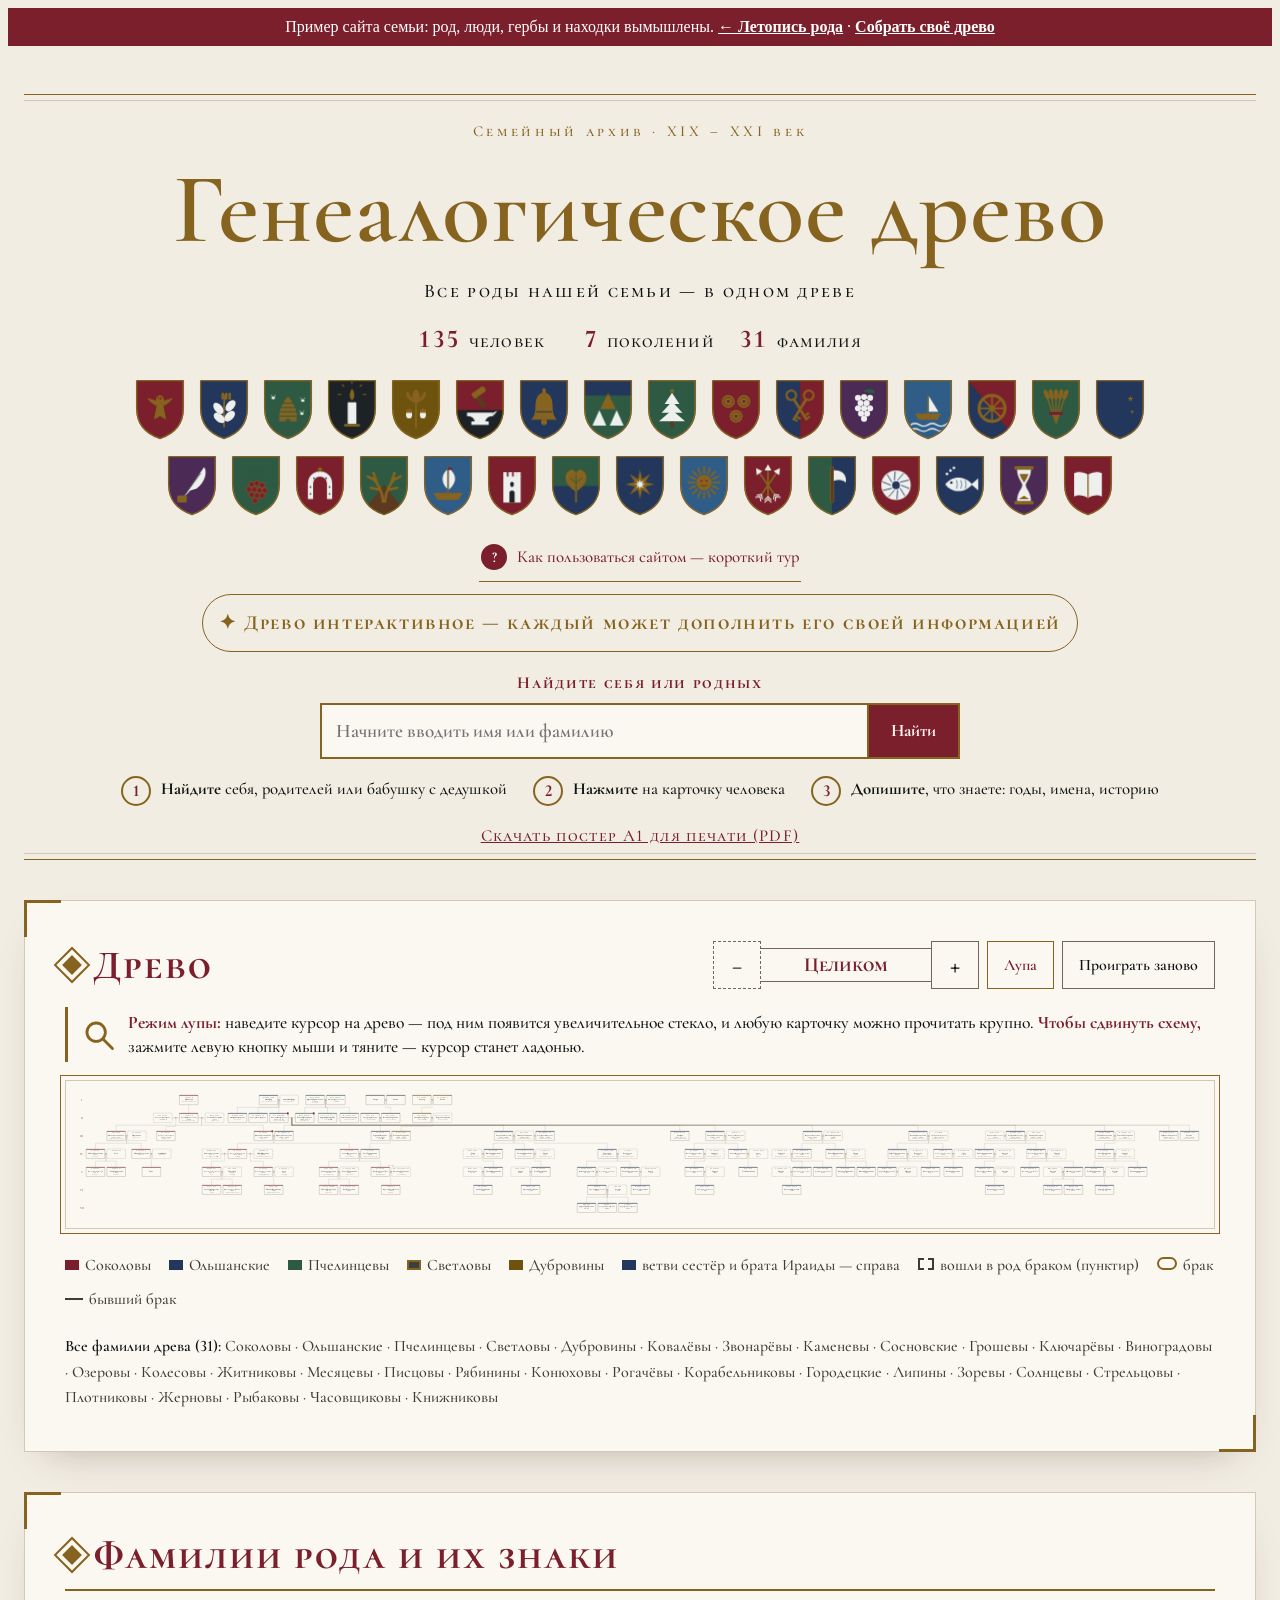
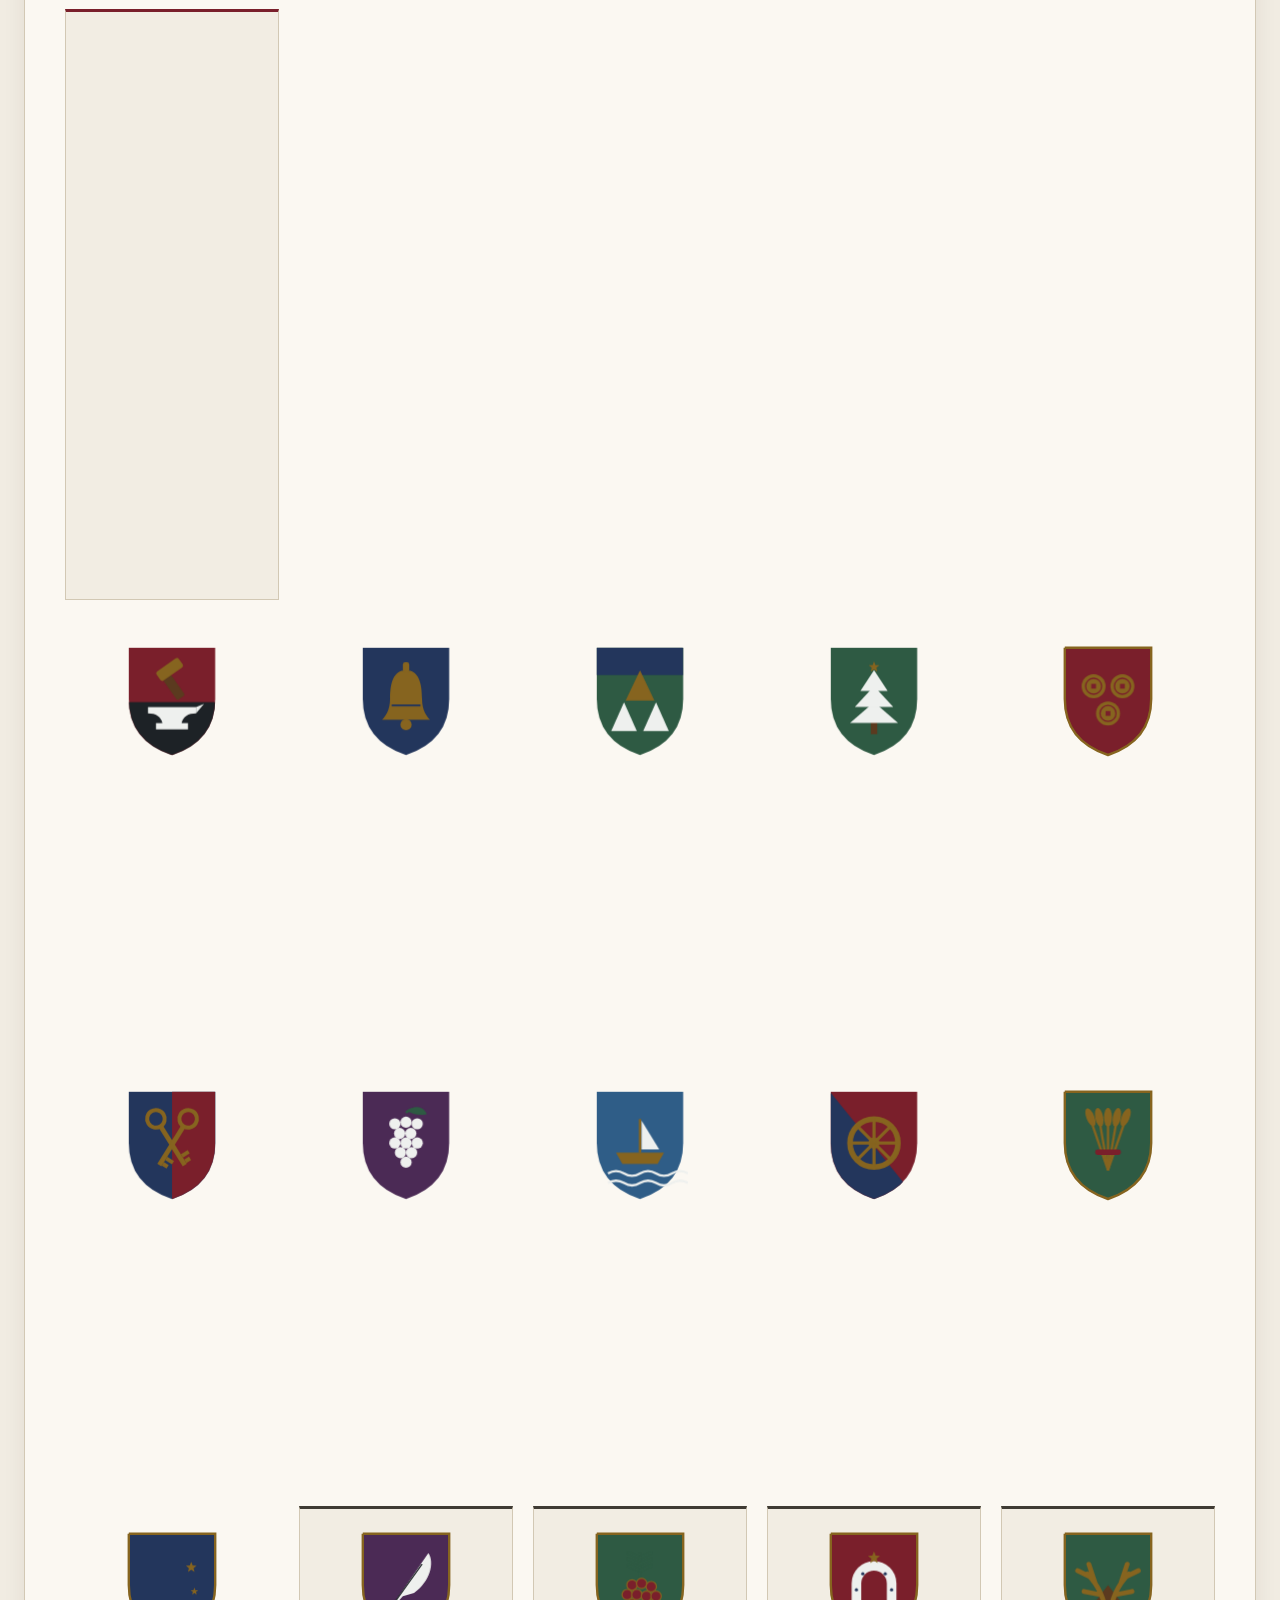
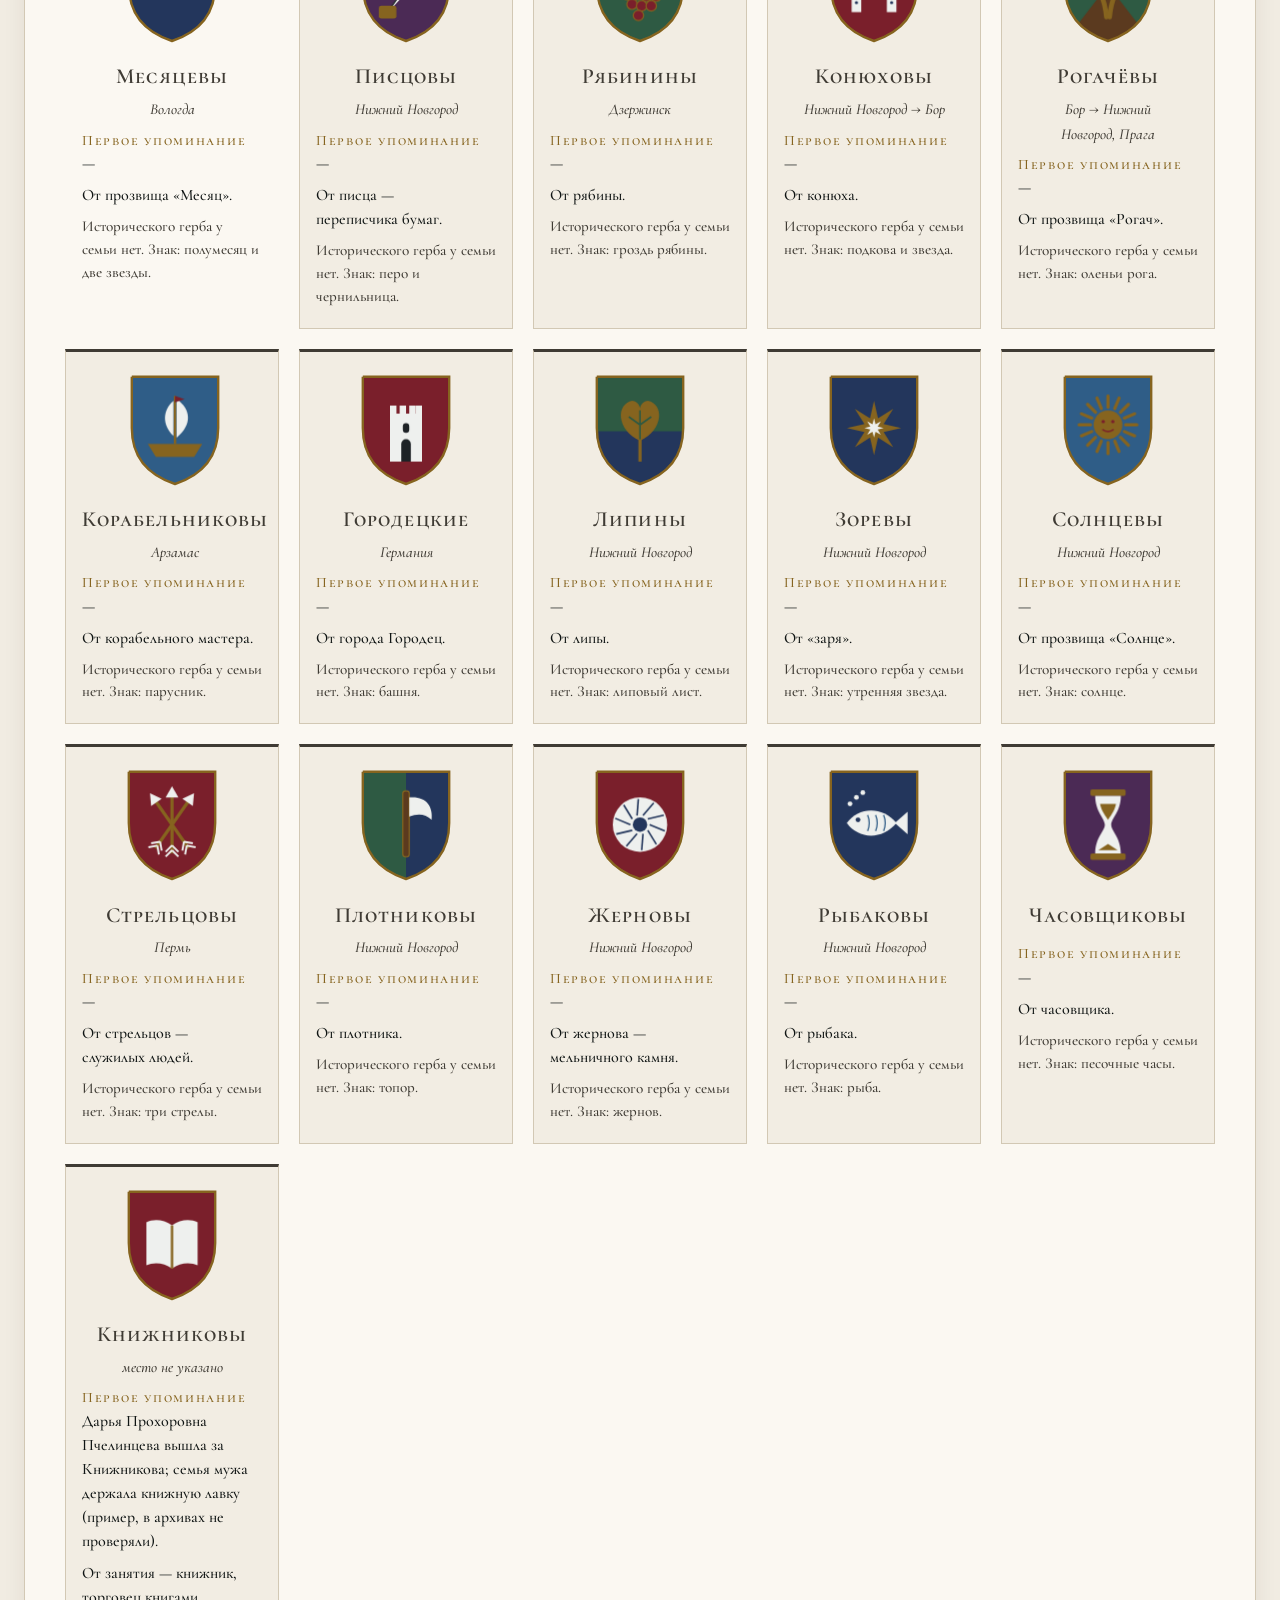
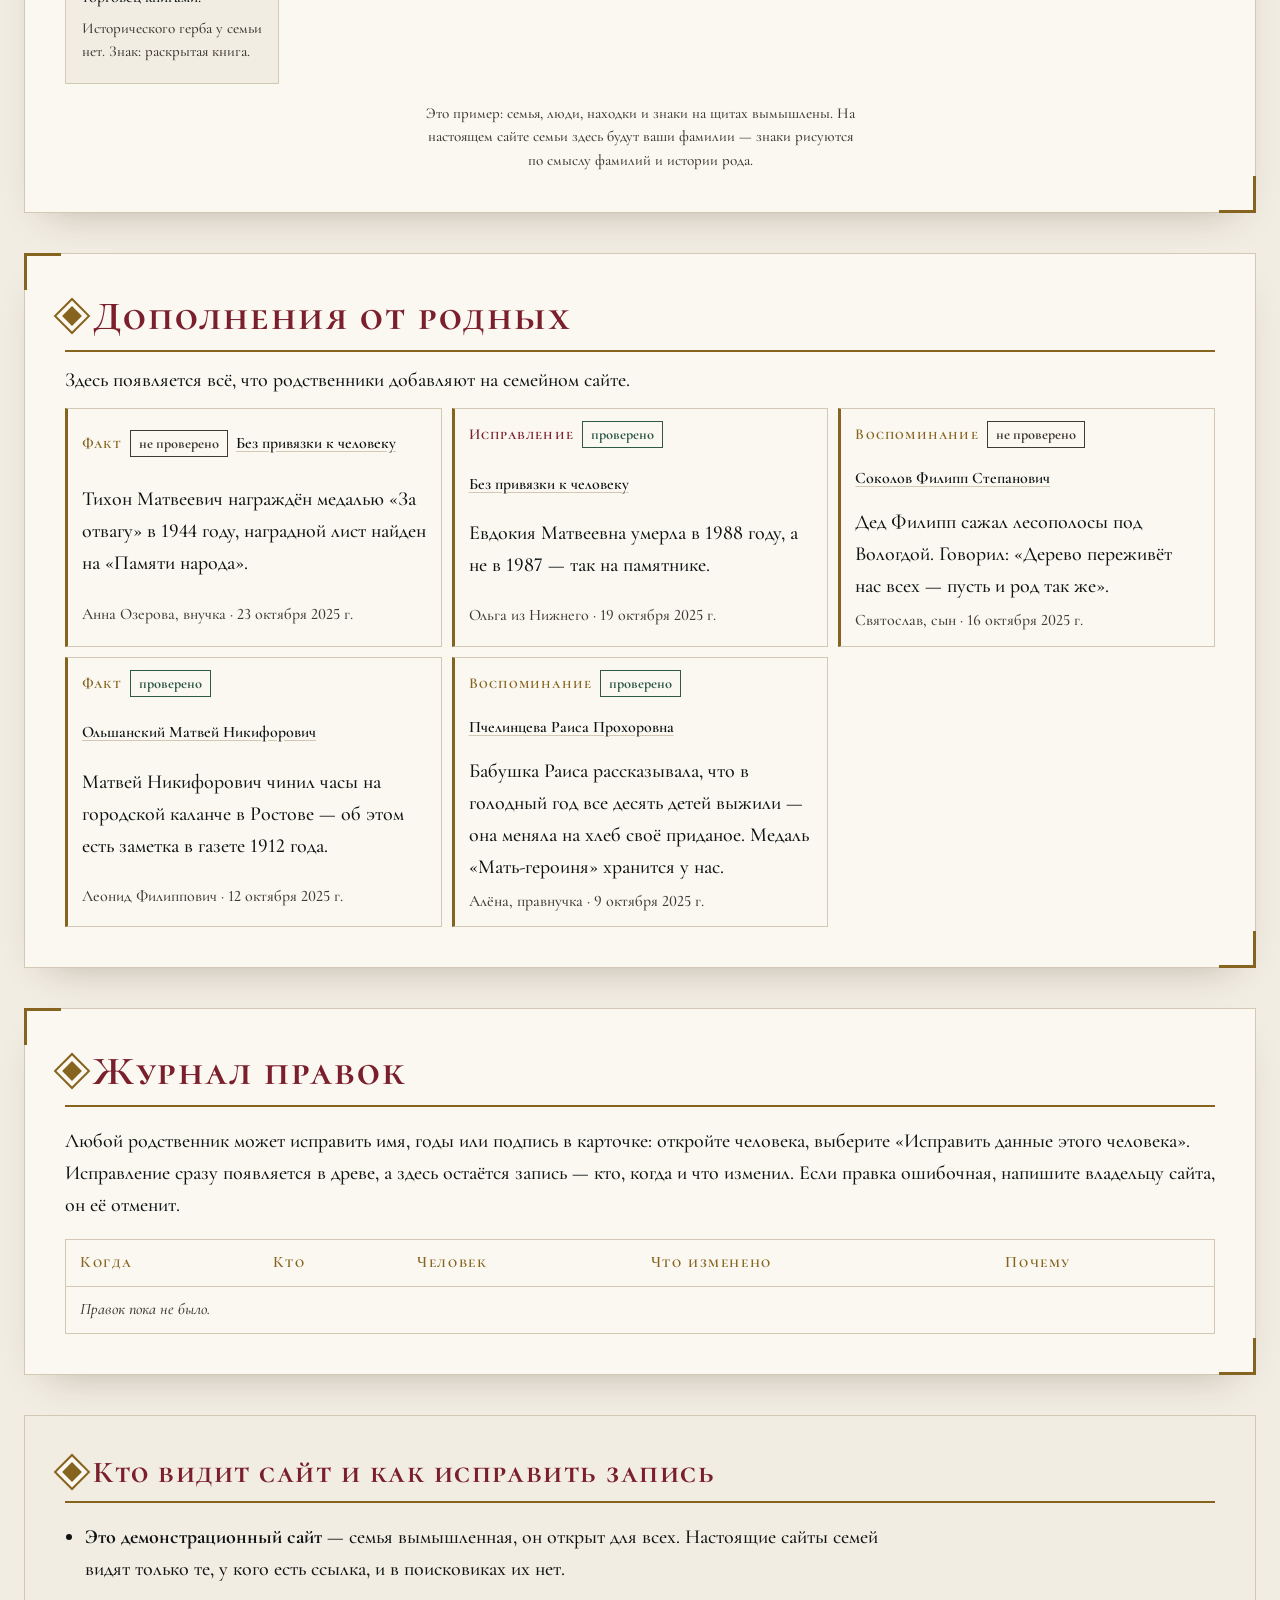
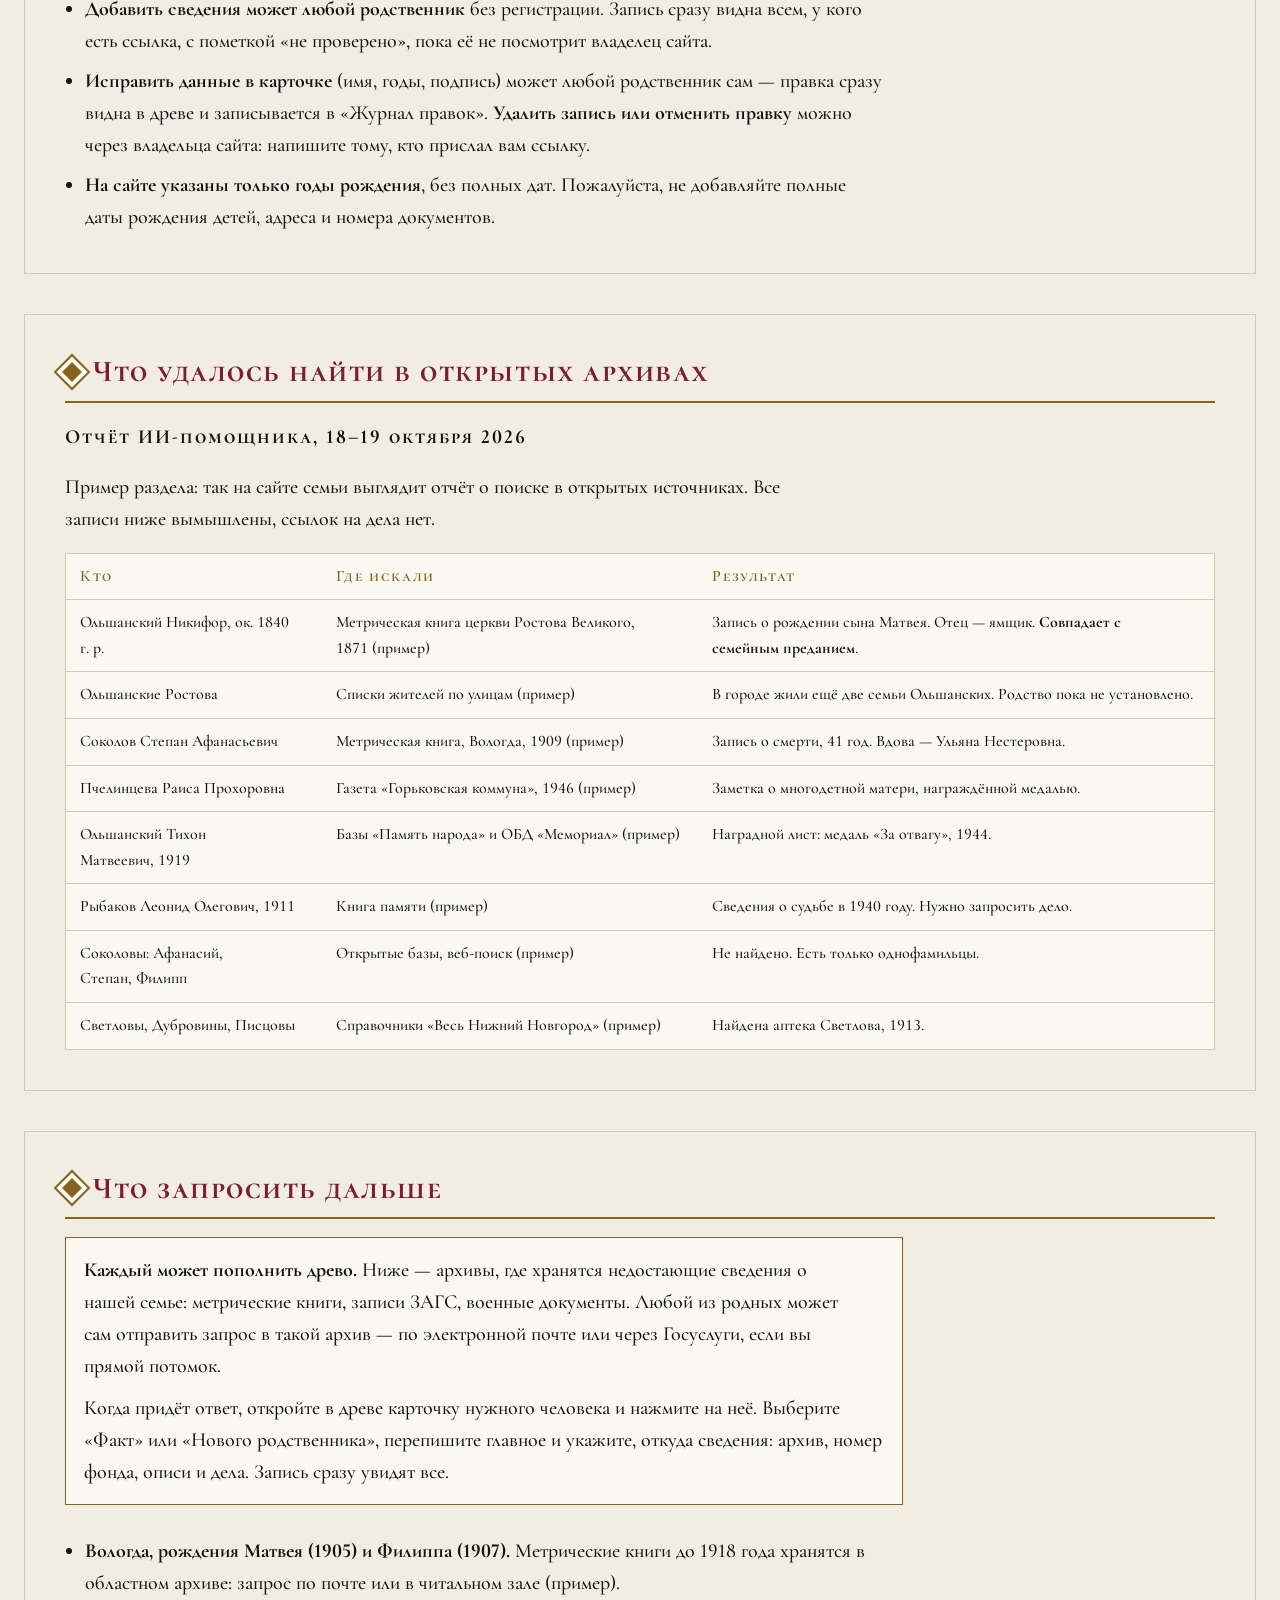
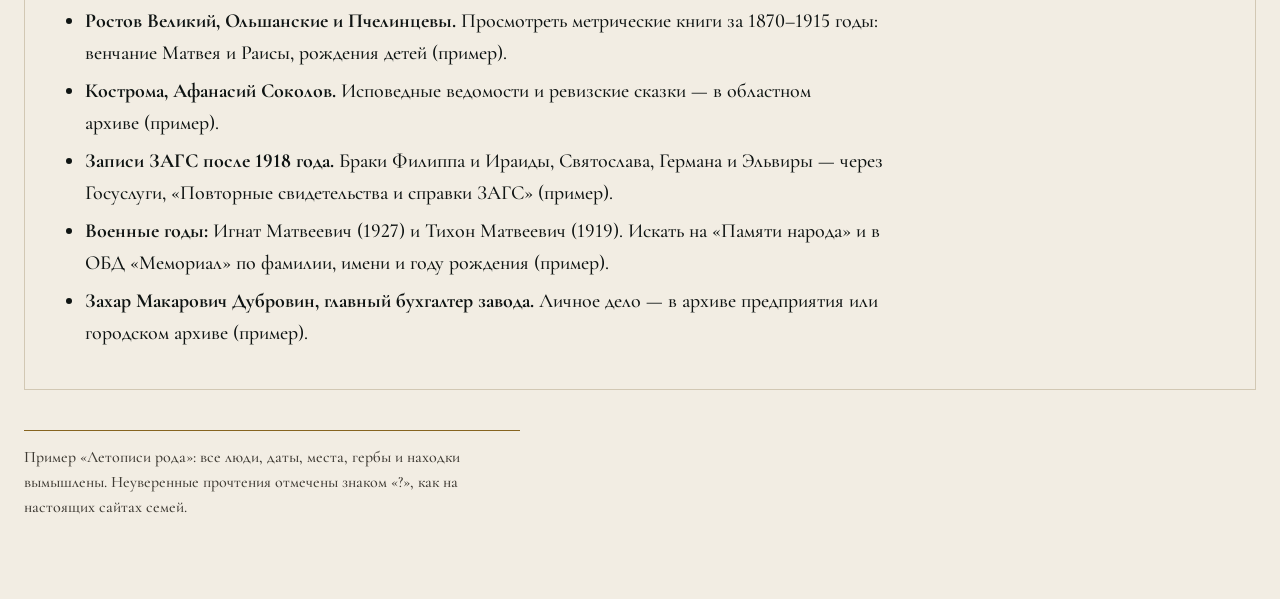
<file: primer/index.html>
<!doctype html><html lang="ru"><head><meta charset="utf-8"><meta name="viewport" content="width=device-width, initial-scale=1, viewport-fit=cover, interactive-widget=resizes-content"><link rel="preload" href="fonts/f7.woff2" as="font" type="font/woff2" crossorigin><link rel="preload" href="fonts/f6.woff2" as="font" type="font/woff2" crossorigin><meta name="robots" content="index, follow, max-image-preview:large"><title>Пример сайта семьи — генеалогическое древо рода Соколовых | Летопись рода</title><meta name="description" content="Пример сайта семьи на «Летописи рода»: интерактивное генеалогическое древо вымышленного рода Соколовых, шесть поколений, 30 фамилий с гербами, дополнения от родных, архивные находки."><link rel="canonical" href="https://aevkone.github.io/rodkonstruktor/primer/"><meta property="og:site_name" content="Летопись рода"><meta property="og:title" content="Генеалогическое древо"><meta property="og:site_name" content="Генеалогическое древо"><meta property="og:type" content="website"><meta name="description" content="Семейное древо: 135 человек, 7 поколений, все роды нашей семьи. Найдите себя и допишите, что знаете."><meta property="og:description" content="135 человек, 7 поколений, все роды нашей семьи. Найдите себя и допишите, что знаете."><meta property="og:image" content="https://aevkone.github.io/rodkonstruktor/landing/og.jpg"><meta property="og:image:width" content="1200"><meta property="og:image:height" content="630"><meta name="twitter:card" content="summary_large_image"><meta name="theme-color" media="(prefers-color-scheme: light)" content="#f2ede3"><meta name="theme-color" media="(prefers-color-scheme: dark)" content="#121615"><meta name="color-scheme" content="light dark"><link rel="icon" href="favicon.svg" type="image/svg+xml"><script src="config.js"></script>
<style>
@font-face{font-family:"Cormorant Garamond";font-style:italic;font-weight:400;src:url(fonts/f0.woff2) format("woff2"),url(fonts/f0.ttf) format("truetype");font-display:swap}
@font-face{font-family:"Cormorant Garamond";font-style:normal;font-weight:400;src:url(fonts/f1.woff2) format("woff2"),url(fonts/f1.ttf) format("truetype");font-display:swap}
@font-face{font-family:"Cormorant Garamond";font-style:normal;font-weight:500;src:url(fonts/f7.woff2) format("woff2"),url(fonts/f7.ttf) format("truetype");font-display:swap}
@font-face{font-family:"Cormorant Garamond";font-style:italic;font-weight:500;src:url(fonts/f8.woff2) format("woff2"),url(fonts/f8.ttf) format("truetype");font-display:swap}
@font-face{font-family:"Cormorant Garamond";font-style:normal;font-weight:600;src:url(fonts/f2.woff2) format("woff2"),url(fonts/f2.ttf) format("truetype");font-display:swap}
@font-face{font-family:"Cormorant Garamond";font-style:normal;font-weight:700;src:url(fonts/f5.woff2) format("woff2"),url(fonts/f5.ttf) format("truetype");font-display:swap}
@font-face{font-family:"Cormorant SC";font-weight:500;src:url(fonts/f3.woff2) format("woff2"),url(fonts/f3.ttf) format("truetype");font-display:swap}
@font-face{font-family:"Cormorant SC";font-weight:600;src:url(fonts/f4.woff2) format("woff2"),url(fonts/f4.ttf) format("truetype");font-display:swap}
@font-face{font-family:"Cormorant SC";font-weight:700;src:url(fonts/f6.woff2) format("woff2"),url(fonts/f6.ttf) format("truetype");font-display:swap}

@font-face{font-family:"Cormorant Fallback";src:local("Noto Serif"),local("Georgia"),local("Times New Roman");size-adjust:76%;ascent-override:121%;descent-override:38%;line-gap-override:0%}
:root{
 --paper:#f2ede3; --card:#fbf8f2; --ink:#0f1413; --muted:#3f3b34; --rule:#d2c8b4; --line:#6f6858;
 --frame:#2e2b25; --gold:#86641f; --gold2:#d9bd78; --accent:#7a1f2b;
 --k:#7a1f2b; --s:#23365c; --m:#2e5a43; --r:#3a3f44; --l:#6e530f;
 --serif:"Cormorant Garamond","Cormorant Fallback",Georgia,serif;
 --sc:"Cormorant SC","Cormorant Fallback",Georgia,serif;
 --on-accent:#fbf8f2; --border-ctl:var(--line); --focus-ring:color-mix(in srgb,var(--gold) 35%,transparent);
 --accent-tint:color-mix(in srgb,var(--accent) 10%,transparent); --shadow-card:0 18px 40px -24px rgba(40,30,10,.35);
 --ease-out:cubic-bezier(.23,1,.32,1); --ease-in-out:cubic-bezier(.77,0,.175,1); --ease-drawer:cubic-bezier(.32,.72,0,1);
}

@media (prefers-color-scheme: dark){:root:not([data-theme="light"]){--paper:#121615;--card:#1b201f;--ink:#fffaf0;--muted:#d8d0c1;--rule:#4a524f;--line:#a39b8c;--frame:#e3dbca;--gold:#e6c57c;--gold2:#f0d99c;--accent:#e0a0a8;--on-accent:#121615;--border-ctl:#a39b8c;--shadow-card:0 18px 40px -24px rgba(0,0,0,.7);--k:#e0939c;--s:#9db3df;--m:#8fc7a9;--r:#c3c8cc;--l:#e2c47a;color-scheme:dark}}
:root[data-theme="dark"]{--paper:#121615;--card:#1b201f;--ink:#fffaf0;--muted:#d8d0c1;--rule:#4a524f;--line:#a39b8c;--frame:#e3dbca;--gold:#e6c57c;--gold2:#f0d99c;--accent:#e0a0a8;--on-accent:#121615;--border-ctl:#a39b8c;--shadow-card:0 18px 40px -24px rgba(0,0,0,.7);--k:#e0939c;--s:#9db3df;--m:#8fc7a9;--r:#c3c8cc;--l:#e2c47a;color-scheme:dark}

.tree{display:block;width:100%;height:auto}
.tree text{text-anchor:middle;font-family:var(--serif);font-variant-numeric:lining-nums}
.tree .card{fill:var(--card);stroke:var(--frame);stroke-width:3.2}
.tree .stripe{fill:var(--c)}
.tree .sur{font-family:var(--sc);font-size:26px;letter-spacing:.12em;fill:var(--c);font-weight:700}
.tree .name{font-size:35px;font-weight:700;fill:var(--ink)}
.tree .date{font-size:30px;font-weight:500;fill:var(--ink);font-variant-numeric:lining-nums tabular-nums;letter-spacing:.04em}
.tree .note{font-size:26px;font-weight:500;font-style:italic;fill:var(--muted)}
.tree .sib{text-anchor:start;font-size:30px;font-weight:700;fill:var(--ink)}
.tree .sibd{text-anchor:start;font-size:24px;font-weight:400;fill:var(--muted);font-variant-numeric:lining-nums}
.tree .kin{fill:none;stroke:var(--line);stroke-width:2.6}
.tree .wed{fill:none;stroke:var(--gold);stroke-width:3.6}
.tree .wed.ex{stroke:var(--muted)}
.tree .ring circle{fill:none;stroke:var(--gold);stroke-width:3.2}
.tree .ring.ex circle{stroke:var(--muted)}
.tree .exl{font-size:22px;font-style:italic;fill:var(--muted)}
.tree .genl{font-family:var(--sc);font-size:60px;fill:var(--gold);text-anchor:middle;font-weight:600}
.f-k{--c:var(--k)}.f-s{--c:var(--s)}.f-m{--c:var(--m)}.f-r{--c:var(--r)}.f-l{--c:var(--l)}.f-i{--c:var(--muted)}
.f-i .card{stroke-dasharray:9 6}
.f-i .stripe{fill:none}
.emblem .sh-edge{stroke:var(--gold);stroke-width:3}

@media (prefers-reduced-motion: no-preference){
 .tree-play .tree .node{animation:rise .8s var(--ease-out) both;animation-delay:calc(.5s + var(--g)*.6s + var(--i)*6ms);transform-box:fill-box;transform-origin:center}
 .tree-play .tree .kin,.tree-play .tree .wed{stroke-dasharray:1;stroke-dashoffset:1;animation:draw .9s ease-out forwards;animation-delay:calc(.3s + var(--g)*.6s)}
 .tree-play .tree .wed.ex{stroke-dasharray:none;animation:fade .9s both;animation-delay:calc(.3s + var(--g)*.6s)}
 .tree-play .tree .ring{animation:pop .5s cubic-bezier(.3,1.6,.5,1) both;animation-delay:calc(.9s + var(--g)*.6s);transform-box:fill-box;transform-origin:center}
 .tree-play .tree .genl{animation:fade 1s both;animation-delay:calc(.3s + var(--g)*.6s)}
 .reveal-on .tree-sec:not(.tree-play):not(.tree-done) .tree .node,.reveal-on .tree-sec:not(.tree-play):not(.tree-done) .tree .ring{opacity:0}
 .lite.tree-play .tree .node{animation:fade .45s ease-out both;animation-delay:calc(.2s + var(--g)*.3s)}
 .lite.tree-play .tree .kin,.lite.tree-play .tree .wed{animation-duration:.4s;animation-delay:calc(.1s + var(--g)*.3s)}
 .play .emblem .sh-edge{stroke-dasharray:1;stroke-dashoffset:1;animation:draw 1.4s ease-in-out forwards;animation-delay:calc(var(--e)*.15s)}
 .play .emblem .sh-field,.play .emblem .charge{animation:fade .9s both;animation-delay:calc(.9s + var(--e)*.15s)}
 .play .title-gold{animation:foil 2.6s var(--ease-in-out) .2s both}
}
@keyframes rise{from{opacity:0;transform:translateY(14px) scale(.96)}}
@keyframes draw{to{stroke-dashoffset:0}}
@keyframes fade{from{opacity:0}}
@keyframes pop{from{opacity:0;transform:scale(.2)}}
@keyframes foil{from{background-position:120% 0}to{background-position:-20% 0}}
/* Layout: грамота на плотной бумаге — заглавие, пояс гербов, древо во всю ширину, справочные разделы узкой колонкой */
html{-webkit-tap-highlight-color:transparent;-webkit-text-size-adjust:100%;text-size-adjust:100%}
body{background:var(--paper);color:var(--ink);font:500 20px/1.6 var(--serif);font-variant-numeric:lining-nums;font-feature-settings:"lnum" 1;text-wrap:pretty}
.page{max-width:1240px;margin:0 auto;padding-block:48px 72px;padding-left:max(16px,env(safe-area-inset-left,0px));padding-right:max(16px,env(safe-area-inset-right,0px));display:grid;grid-template-columns:minmax(0,1fr)}
.page>main{display:grid;grid-template-columns:minmax(0,1fr);gap:40px;min-width:0}
h1,h2,h3{font-weight:600;margin:0;line-height:1.1;text-wrap:balance}
h2{font-family:var(--sc);font-size:clamp(1.8rem,3.4vw,2.5rem);font-weight:700;letter-spacing:.05em;color:var(--accent)}
h3{font-family:var(--sc);font-size:1.35rem;letter-spacing:.05em}
p{margin:0}
.skip{position:absolute;left:16px;top:-80px;z-index:50;background:var(--accent);color:var(--on-accent);padding:12px 18px;font-weight:700}
.skip:focus{top:12px}
.sr-only{position:absolute;width:1px;height:1px;overflow:hidden;clip:rect(0 0 0 0);white-space:nowrap}
.eyebrow{font-family:var(--sc);letter-spacing:.24em;font-size:.95rem;color:var(--gold)}
.hero{display:grid;gap:12px;justify-items:center;text-align:center;padding-block:24px 8px;border-block:1px solid var(--gold);position:relative}
.hero::after{content:"";position:absolute;inset:5px 0;border-block:1px solid var(--rule);pointer-events:none}
.hero h1{font-size:clamp(2.4rem,8vw,6.2rem);font-weight:600;letter-spacing:.01em}
.title-gold{background:linear-gradient(100deg,var(--gold) 0%,var(--gold) 40%,var(--gold2) 50%,var(--gold) 60%,var(--gold) 100%);background-size:250% 100%;background-position:-20% 0;-webkit-background-clip:text;background-clip:text;color:transparent}
.sub{font-family:var(--sc);letter-spacing:.12em;font-size:1.2rem}
.families{display:grid;grid-template-columns:repeat(auto-fit,minmax(210px,1fr));gap:20px}
.fam{display:grid;gap:8px;align-content:start;justify-items:center;text-align:center;padding:20px 16px;background:var(--card);border:1px solid var(--rule);min-width:0}
.shield{width:96px}
.fam .place{font-style:italic;color:var(--muted);font-size:.95rem;font-weight:500}
.fam p{font-size:1rem;line-height:1.5;text-align:left;justify-self:stretch;hyphens:auto;-webkit-hyphens:auto;max-width:42ch}
.fam .first span{display:block;font-family:var(--sc);letter-spacing:.12em;font-size:.9rem;color:var(--gold)}
.fam .mean{color:var(--ink)}
.fam .arms{color:var(--muted);font-size:.95rem}
.fam h3{color:var(--c,var(--ink))}
.disclaimer{color:var(--muted);text-align:center;max-width:62ch;justify-self:center;margin-top:-32px;font-size:.95rem;font-weight:500;line-height:1.55}
.tree-sec{display:grid;gap:16px}
.bar{display:flex;flex-wrap:wrap;gap:12px;justify-content:space-between;align-items:end}
.ctl{display:flex;gap:8px;flex-wrap:wrap}
button{font:600 1rem var(--serif);color:var(--ink);background:var(--card);border:1.5px solid var(--border-ctl);min-height:48px;padding:8px 16px;cursor:pointer}
button[aria-pressed="true"]{border-color:var(--gold);color:var(--accent)}
button:focus-visible{outline:2px solid var(--gold);outline-offset:2px}
.legend{display:flex;flex-wrap:wrap;gap:8px 18px;font-size:1rem;color:var(--muted);margin-top:6px}
.legend span::before{content:"";display:inline-block;width:14px;height:10px;margin-right:6px;background:var(--c);vertical-align:0}
.legend .lg-ring::before{width:16px;height:9px;border-radius:9px;background:none;border:2px solid var(--gold)}
.legend .lg-ex::before{width:18px;height:0;background:none;border-top:2px solid var(--muted);vertical-align:4px}
.legend .f-i::before{background:var(--card);border:2px dashed var(--muted);width:12px;height:8px}
.legend .f-r::before{background:var(--r);box-shadow:inset 0 0 0 2px var(--gold)}
.scroller{overflow-x:auto;overscroll-behavior-x:contain;background:var(--card);border:1px solid var(--rule);outline:1px solid var(--gold);outline-offset:4px;padding:12px}
.scroller:focus-visible{outline:3px solid var(--accent);outline-offset:4px}
.canvas{width:100%}
.canvas .tree{touch-action:pan-x pan-y pinch-zoom}
.lens{position:fixed;left:0;top:0;z-index:20;width:min(380px,72vw,62vh);aspect-ratio:1;border-radius:50%;overflow:hidden;pointer-events:none;
 background:var(--card);border:4px solid var(--gold);box-shadow:0 0 0 2px var(--card),var(--shadow-card)}
.lens-in{position:absolute;left:0;top:0;transform-origin:0 0}
.lens-in svg{display:block;height:auto;max-width:none}
.lens .tree *{animation:none!important}
.lens .tree path,.mm-in .tree path{stroke-dashoffset:0!important}
.other ul,.next{margin:12px 0 0;padding-left:20px;display:grid;gap:6px;max-width:80ch}
.arch{display:grid;gap:14px}
.arch>p{max-width:75ch;color:var(--muted)}
.tbl{overflow-x:auto;background:var(--card);border:1px solid var(--rule)}
table{border-collapse:collapse;width:100%;font-size:1rem}
table td{font-variant-numeric:lining-nums tabular-nums}
th,td{text-align:left;padding:10px 14px;border-bottom:1px solid var(--rule);vertical-align:top}
th{font-family:var(--sc);letter-spacing:.1em;color:var(--gold);font-weight:600}
tr:last-child td{border-bottom:0}
a{color:var(--accent)}
footer{color:var(--muted);font-size:1rem;border-top:1px solid var(--gold);padding-top:14px;line-height:1.55;max-width:62ch}
.contrib{display:grid;gap:10px;max-width:80ch;background:var(--card);border:1px solid var(--gold);padding:16px 18px}
.lens-hint{display:flex;gap:12px;align-items:center;border:0;border-left:3px solid var(--gold);background:transparent;padding:4px 0 4px 14px}
.lens-hint p{font-size:1.1rem;font-weight:500;line-height:1.35;max-width:none}
.lens-hint b{color:var(--accent)}
.lens-hint.seen{display:none!important}
.lh-icon{flex:none;width:34px;height:34px}
.lh-icon svg{width:100%;height:100%;fill:none;stroke:var(--gold);stroke-width:4;stroke-linecap:round}

/* Блоки разделов */
.page{gap:40px}
.block{position:relative;display:grid;grid-template-columns:minmax(0,1fr);gap:18px;background:var(--card);border:1px solid var(--rule);padding:clamp(20px,3.2vw,40px);
 box-shadow:var(--shadow-card)}
.block::before,.block::after{content:"";position:absolute;width:34px;height:34px;border:3px solid var(--gold);pointer-events:none}
.block::before{left:-1px;top:-1px;border-right:0;border-bottom:0}
.block::after{right:-1px;bottom:-1px;border-left:0;border-top:0}
.block-head{display:flex;align-items:center;gap:14px;padding-bottom:12px;border-bottom:2px solid var(--gold);position:relative}
.block-head h2{margin:0}
.block-no{flex:none;width:14px;height:14px;transform:rotate(45deg);background:var(--gold);box-shadow:0 0 0 4px var(--card),0 0 0 6px var(--gold)}
.tree-sec .bar{align-items:center}
.tree-sec .bar .block-head{flex:1 1 320px;border-bottom:0;padding-bottom:0}
.fam-sec .disclaimer{margin-top:0}
.families .fam{border-color:var(--rule);background:var(--paper);border-top:3px solid var(--c,var(--gold))}
.feed-sec .entry,.other ul,.next-sec .next{position:relative}
.progress{position:fixed;left:0;top:env(safe-area-inset-top,0px);height:3px;width:100%;background:linear-gradient(90deg,var(--accent),var(--gold));transform:scaleX(0);transform-origin:0 50%;z-index:30}

/* Справочные разделы — тише основных */
.other,.arch,.privacy-sec{box-shadow:none;background:transparent;border-color:var(--rule)}
.other::before,.other::after,.arch::before,.arch::after,.privacy-sec::before,.privacy-sec::after{display:none}
.other h2,.arch h2,.privacy-sec h2{font-size:clamp(1.5rem,2.6vw,1.9rem)}
.arch>p,.privacy,.other ul{color:var(--ink)}
@media (max-width:640px){
 .tbl table,.tbl tbody,.tbl tr,.tbl td{display:block;width:auto}
 .tbl thead{display:none}
 .tbl tr{padding:12px 14px;border-bottom:1px solid var(--rule)}
 .tbl td{border:0;padding:2px 0}
 .tbl td:first-child{font-weight:700;font-size:1.05rem}
}

/* Движение */
@media (prefers-reduced-motion: no-preference){
 html{scroll-behavior:smooth}
 .reveal-on .reveal{opacity:0;transform:translateY(12px);transition:opacity 400ms ease,transform 500ms var(--ease-out)}
 .reveal-on .reveal.in{opacity:1;transform:none}
 .reveal-on .reveal .block-head{clip-path:inset(-14px 100% -14px -14px);transition:clip-path 600ms var(--ease-out) 120ms}
 .reveal-on .reveal.in .block-head{clip-path:inset(-14px -14px -14px -14px)}
 .reveal-on .reveal .block-no{transform:rotate(45deg) scale(.6);opacity:0;transition:transform 400ms var(--ease-out) 200ms,opacity 300ms ease 200ms}
 .reveal-on .reveal.in .block-no{transform:rotate(45deg) scale(1);opacity:1}
 .reveal-on .fam-sec .fam{opacity:0;transform:translateY(26px) scale(.97);transition:opacity .7s ease,transform .8s var(--ease-out),box-shadow .3s ease}
 .reveal-on .fam-sec.in .fam{opacity:1;transform:none;transition-delay:calc(.1s + var(--e)*.06s),calc(.1s + var(--e)*.06s),0s}
 .fam .shield svg{transition:transform .5s cubic-bezier(.3,1.4,.5,1)}
 .hero::before{content:"";position:absolute;left:50%;top:-1px;width:100%;height:1px;background:var(--gold);transform:translateX(-50%) scaleX(0);animation:rule 1.4s var(--ease-in-out) .1s forwards}
 .play .hero .sub,.play .hero .pdf{animation:fadeUp .9s ease both}
 .play .hero .sub{animation-delay:.6s}.play .hero .pdf{animation-delay:1s}
 .entry{animation:fadeUp .6s ease both}
 .feed .entry:nth-child(2){animation-delay:.08s}.feed .entry:nth-child(3){animation-delay:.16s}.feed .entry:nth-child(n+4){animation-delay:.24s}
 .lens:not([hidden]){animation:lensIn .22s cubic-bezier(.3,1.4,.5,1)}
 .lens-hint .lh-icon svg{animation:peek 3.2s ease-in-out 2.5s 3}
 .tree .ring circle{transform-box:fill-box;transform-origin:center}
 .tree .node[data-pid] .card{transition:stroke-width .2s ease,stroke .2s ease}
}
@keyframes fadeUp{from{opacity:0;transform:translateY(16px)}}
@keyframes lensIn{from{opacity:0;scale:.6}}
@keyframes rule{to{transform:translateX(-50%) scaleX(1)}}
@keyframes peek{0%,100%{transform:none}30%{transform:translate(-4px,-4px) scale(1.12)}60%{transform:translate(3px,2px) scale(1.04)}}

/* Первый экран: цифры, поиск, шаги */
.facts{display:flex;flex-wrap:wrap;justify-content:center;gap:6px 22px;font-family:var(--sc);letter-spacing:.06em;font-size:1.15rem;color:var(--ink)}
.facts b{font-family:var(--serif);font-size:1.6rem;color:var(--accent);margin-right:4px;font-variant-numeric:lining-nums tabular-nums;display:inline-block;min-width:1.2em;text-align:right}
.ai-badge{display:inline-flex;align-items:center;text-align:center;text-wrap:balance;max-width:100%;min-height:44px;font-family:var(--sc);letter-spacing:.08em;font-weight:700;color:var(--gold);text-decoration:none;border:1px solid var(--gold);padding:6px 16px;border-radius:999px}
.finder{position:relative;width:min(640px,100%);display:grid;gap:6px;text-align:left;margin-top:6px}
.finder-label{font-family:var(--sc);letter-spacing:.1em;font-weight:700;color:var(--accent);font-size:1.05rem;text-align:center}
.finder-row{display:flex;border:2px solid var(--gold);background:var(--card)}
.finder input{flex:1;min-width:0;font:600 1.2rem var(--serif);color:var(--ink);background:transparent;border:0;padding:12px 14px}
.finder input:focus{outline:none}
.finder-row:focus-within{outline:3px solid var(--accent);outline-offset:2px;box-shadow:none}
.find-btn{border:0;border-left:2px solid var(--gold);background:var(--accent);color:var(--on-accent);font:700 1.1rem var(--serif);padding:0 22px;min-height:52px}
.find-list{position:absolute;left:0;right:0;top:100%;z-index:25;list-style:none;margin:4px 0 0;padding:4px;background:var(--card);border:1px solid var(--gold);box-shadow:0 16px 36px -12px rgba(30,20,8,.35);max-height:340px;overflow-y:auto}
.find-list li{display:flex;justify-content:space-between;gap:12px;padding:10px 12px;cursor:pointer;font-size:1.1rem}
.find-list li[aria-selected="true"]{background:var(--paper);box-shadow:inset 3px 0 0 var(--accent)}
.find-list li span{color:var(--muted);font-variant-numeric:lining-nums tabular-nums}
.find-list li.none{color:var(--muted);cursor:default;font-style:italic}
.steps{list-style:none;counter-reset:s;display:flex;flex-wrap:wrap;justify-content:center;gap:10px 26px;margin:6px 0 0;padding:0;font-size:1.05rem}
.steps li{counter-increment:s;position:relative;padding-left:40px;min-height:30px;text-align:left;line-height:1.4}
.steps li::before{content:counter(s);position:absolute;left:0;top:-1px;display:grid;place-items:center;width:30px;height:30px;box-sizing:border-box;border-radius:50%;border:2px solid var(--gold);color:var(--accent);font-weight:700;font-family:var(--serif)}
/* Масштаб и мини-карта */
.zoom-level{min-width:7.5em;text-align:center;font-family:var(--sc);font-weight:700;color:var(--accent);align-self:center}
#zoomIn,#zoomOut{min-width:48px;min-height:48px;padding:0;font-size:1.6rem;line-height:1;font-weight:700;display:inline-grid;place-items:center}
button:disabled{opacity:1;color:var(--muted);border-style:dashed;background:transparent;cursor:not-allowed}
.scroll-wrap{position:relative;min-width:0;max-width:100%}
.minimap{position:absolute;right:10px;bottom:10px;width:min(260px,40%);background:var(--card);border:1px solid var(--gold);box-shadow:0 8px 24px -10px rgba(30,20,8,.4);cursor:pointer;z-index:5;padding:4px}
.mm-in svg{display:block;width:100%;height:auto;pointer-events:none}
.mm-in .tree *{animation:none!important}
.mm-in text{display:none}
.mm-view{position:absolute;top:4px;bottom:4px;border:2px solid var(--accent);background:var(--accent-tint)}
@media (pointer:coarse){.minimap{right:auto;left:10px;width:min(200px,46%)}}
/* Тач и мышь */
.touch-only{display:none!important}
@media (hover: none), (pointer: coarse){.mouse-only{display:none!important}.touch-only{display:flex!important}}
/* Тактильный отклик: hover только у мыши, нажатие видно всем */
button,a,.cta,.tree .node[data-pid],.find-list li,.minimap{touch-action:manipulation}
button,.cta,.find-list li,.tree .node[data-pid],.minimap{-webkit-user-select:none;user-select:none;-webkit-touch-callout:none}
button{transition:transform 140ms var(--ease-out),border-color 200ms ease,background-color 200ms ease,filter 200ms ease}
button:not(:disabled):active,.cta:active{transform:scale(.97)}
.find-btn:active,button.primary:active{filter:brightness(.92)}
.find-list li:active{background:var(--paper)}
.tree .node[data-pid]:active .card{stroke:var(--accent);stroke-width:6}
.tree .node[data-pid]:focus-visible .card{stroke:var(--accent);stroke-width:14;paint-order:stroke}
@media (hover:hover) and (pointer:fine){
 button:not(:disabled):hover{border-color:var(--gold);transform:translateY(-1px)}
 .fam:hover{box-shadow:0 18px 36px -18px rgba(40,30,10,.45)}
 .fam:hover .shield svg{transform:rotate(-5deg) scale(1.08)}
 .find-list li:hover{background:var(--paper)}
 button.primary:hover,.find-btn:hover{filter:brightness(1.1)}
 .tree .node[data-pid]:hover .card{stroke:var(--gold);stroke-width:5}
 .cta:hover{background:var(--paper);border-color:var(--accent)}
 .ai-badge:hover{background:var(--card);color:var(--accent)}
}
@media (prefers-reduced-motion:reduce){button:not(:disabled):active,.cta:active{transform:none}}
/* Фамилии на телефоне — карусель */
@media (max-width:640px){
 .fam-sec .families{display:flex;overflow-x:auto;scroll-snap-type:x mandatory;gap:12px;padding-bottom:8px;margin-inline:-4px}
 .fam-sec .fam{flex:0 0 82%;scroll-snap-align:center}
 .steps{flex-direction:column;align-items:flex-start}
 .eyebrow{letter-spacing:.14em;font-size:.85rem;text-wrap:balance}
 .legend{display:grid;grid-template-columns:1fr 1fr;gap:4px 12px}
}
.byline{font-family:var(--sc);letter-spacing:.1em;color:var(--gold);font-weight:700}
.privacy{margin:0;padding-left:20px;display:grid;gap:8px;max-width:80ch}


.all-fams{font-size:1rem;color:var(--muted);margin:4px 0 0;line-height:1.6;max-width:none}
.all-fams b{color:var(--ink);font-weight:600}
#canvas{-webkit-touch-callout:none;-webkit-user-select:none;user-select:none}
#canvas.lensing{touch-action:none}

/* знаки фамилий в шапке: по ширине — ровно половина знаков (два ряда), каждый ряд по центру */
.hero-shields{--n:16;--w:clamp(30px,4.6vw,52px);--g:clamp(6px,1vw,12px);display:flex;flex-wrap:wrap;justify-content:center;gap:var(--g);
 width:min(100%,calc(var(--n)*var(--w) + (var(--n) - 1)*var(--g)));margin:6px auto 4px}
.hero-shields .hs{display:block;width:var(--w);flex:0 0 var(--w);transition:transform .35s cubic-bezier(.3,1.4,.5,1)}
.hero-shields svg{display:block;width:100%;height:auto}
.hero-shields .sh-edge{stroke:var(--gold);stroke-width:3}
.hero-shields .hs:hover,.hero-shields .hs:focus-visible{transform:translateY(-3px) scale(1.08)}
@media (max-width:640px){.hero-shields{--n:8}}
@media (prefers-reduced-motion: no-preference){
 .play .hero-shields .hs{animation:hsIn .6s cubic-bezier(.23,1,.32,1) both;animation-delay:calc(.5s + var(--i)*35ms)}
}
@keyframes hsIn{from{opacity:0;transform:translateY(10px) scale(.9)}}

/* «ладонь» для перетаскивания схемы мышью */
@media (hover: hover) and (pointer: fine){
 .scroller{cursor:grab}
 .scroller .tree .node{cursor:pointer}
 .scroller.panning,.scroller.panning .tree .node{cursor:grabbing}
 .scroller.panning{user-select:none}
}

/* масштаб: − уровень + одной группой */
.zoom-grp{display:inline-flex;align-items:stretch;gap:0}
.zoom-grp button{min-width:48px}
.zoom-grp .zoom-level{display:flex;align-items:center;justify-content:center;padding:0 10px;border-block:1px solid var(--border-ctl);min-width:7.5em}
/* схема — окно с прокруткой в обе стороны, а не лист на несколько экранов */
.scroller{max-height:min(78svh,920px);overflow:auto;overscroll-behavior-x:contain;overscroll-behavior-y:auto}

/* телефон: аккуратная компоновка */
@media (max-width:640px){
 .facts{display:grid;grid-template-columns:repeat(3,1fr);gap:4px;width:100%;max-width:420px;font-size:.92rem;letter-spacing:.04em}
 .facts>span{display:flex;flex-direction:column;align-items:center;line-height:1.15;padding:6px 2px;border-inline-start:1px solid var(--rule)}
 .facts>span:first-child{border-inline-start:0}
 .facts b{margin:0;min-width:0;text-align:center;font-size:1.9rem;line-height:1.05}
 .tree-sec .bar{display:grid;gap:10px}
 .tree-sec .ctl{display:grid;grid-template-columns:1fr 1fr;gap:8px;width:100%}
 .tree-sec .zoom-grp{grid-column:1/-1;display:grid;grid-template-columns:56px 1fr 56px;width:100%}
 .tree-sec .zoom-grp .zoom-level{min-width:0}
 .tree-sec .ctl>button{width:100%;min-height:48px}
 .add-cta{display:grid;gap:6px}
 .add-cta .cta{width:100%;justify-content:center}
 .scroller{max-height:68svh;padding:8px}
 .legend{display:grid;grid-template-columns:1fr 1fr;gap:6px 12px}
}
@media (max-width:640px){.tree-sec .ctl>button{font-size:.95rem;white-space:nowrap;padding-inline:8px}}

[hidden]{display:none!important}
.readonly .edit-only{display:none!important}
html:not(.readonly) .ro-note{display:none}
.pdf a{font-family:var(--sc);letter-spacing:.08em;font-size:1.05rem}
button.primary{background:var(--accent);border-color:var(--accent);color:var(--on-accent)}
.tree .node[data-pid]{cursor:pointer}
.tree .node:focus{outline:none}
.tree .badge circle{fill:var(--accent);stroke:var(--card);stroke-width:4}
.tree .badge text{fill:var(--card);font-size:22px;font-weight:700;font-family:var(--serif)}
.feed-sec{display:grid;gap:12px}
.feed,.plist{list-style:none;margin:0;padding:0;display:grid;gap:10px}
.feed{grid-template-columns:repeat(auto-fill,minmax(min(300px,100%),1fr))}
.feed .empty,.feed .empty-cta,.feed .more{grid-column:1/-1}
.feed .more{justify-self:center}
.feed .e-text{display:-webkit-box;-webkit-line-clamp:8;-webkit-box-orient:vertical;overflow:hidden}
.feed .e-text.open{display:block}
.entry{background:var(--card);border:1px solid var(--rule);border-left:3px solid var(--gold);padding:12px 14px;display:grid;gap:6px;min-width:0}
.entry .e-head{display:flex;flex-wrap:wrap;gap:8px;align-items:baseline}
.e-kind{font-family:var(--sc);letter-spacing:.08em;font-size:.95rem;color:var(--gold);font-weight:600}
.e-kind.k-correction{color:var(--accent)}
.e-who{font:600 1rem var(--serif);background:none;border:0;min-height:44px;padding:8px 0;display:inline-flex;align-items:center;color:var(--ink);text-decoration:underline;text-decoration-color:var(--rule);text-underline-offset:3px;cursor:pointer}
.e-name{font-weight:700;font-size:1.08rem}
.e-meta,.e-foot{color:var(--muted);font-size:1rem}
.e-meta,.p-meta{font-variant-numeric:lining-nums tabular-nums}
.e-text{white-space:pre-wrap;overflow-wrap:anywhere}
.e-foot{display:flex;flex-wrap:wrap;gap:10px;align-items:center;font-style:normal}
.empty{color:var(--muted);font-style:normal}
.empty-cta{grid-column:1/-1;display:grid;gap:12px;justify-items:start;padding:22px 24px;background:var(--paper);border:1px dashed var(--gold)}
.ei-title{font:600 1.5rem/1.2 var(--serif);color:var(--accent)}
.ei-text{color:var(--ink);max-width:60ch}
/* Панель человека: прерываемый переход, на телефоне — шторка снизу */
.panel{position:fixed;inset:0;z-index:40;display:flex;justify-content:flex-end}
.panel-back{position:absolute;inset:0;background:rgba(20,16,8,.35);opacity:0;transition:opacity 240ms ease;touch-action:none}
.panel-box{position:relative;width:min(520px,100%);height:100%;overflow-y:auto;overscroll-behavior:contain;background:var(--paper);border-left:2px solid var(--gold);
 padding-block:max(24px,env(safe-area-inset-top,0px)) 120px;padding-left:24px;padding-right:max(24px,env(safe-area-inset-right,0px));display:flex;flex-direction:column;gap:8px;
 transform:translateX(100%);transition:transform 320ms var(--ease-drawer)}
.panel.open .panel-box{transform:none}
.panel.open .panel-back{opacity:1}
.panel:not(.open) .panel-box{transition-duration:200ms;transition-timing-function:var(--ease-out)}
html:has(body.panel-open){overflow:hidden}
@media (max-width:640px){
 .panel{align-items:flex-end}
 .panel-box{box-sizing:border-box;width:100%;height:auto;max-height:92dvh;border-left:0;border-top:2px solid var(--gold);border-radius:18px 18px 0 0;transform:translateY(100%);padding-bottom:calc(120px + env(safe-area-inset-bottom,0px))}
}
@media (prefers-reduced-motion:reduce){.panel-box,.panel-back{transition:none}}
.panel-close{position:absolute;right:max(12px,env(safe-area-inset-right,0px));top:max(10px,env(safe-area-inset-top,0px));min-width:48px;min-height:48px;padding:0;display:grid;place-items:center;font-size:1.8rem;line-height:1}
.p-sur{font-family:var(--sc);letter-spacing:.14em;color:var(--gold);font-weight:600}
.p-name{font-family:var(--serif);font-weight:700;font-size:clamp(1.7rem,3.4vw,2.2rem);letter-spacing:0;line-height:1.15;padding-right:52px}
.p-meta{color:var(--muted);font-style:italic;font-weight:500}
.panel h4{font-family:var(--sc);letter-spacing:.1em;margin:16px 0 4px;color:var(--accent);font-size:1.05rem}
.addform{display:grid;gap:6px}
.addform label{font-size:1.05rem;color:var(--ink);font-weight:600;margin-top:4px}
.addform .hint{color:var(--muted);font-weight:400;font-style:italic}
.addform input,.addform select,.addform textarea{font:500 1.15rem/1.4 var(--serif);min-height:48px;padding:10px 12px;color:var(--ink);background:var(--card);border:1.5px solid var(--line);width:100%;box-sizing:border-box}
.addform ::placeholder{color:var(--muted);opacity:1;font-style:italic}
.addform input:focus,.addform select:focus,.addform textarea:focus{outline:2px solid var(--gold);outline-offset:0}
.addform [aria-invalid="true"]{border-color:var(--accent)}
.addform .pfields{display:none;gap:6px}
.addform.is-person .pfields{display:grid}
.addform .two{display:grid;grid-template-columns:1fr 1fr;gap:10px}
.addform .hp{position:absolute;left:-9999px;width:1px;height:1px;opacity:0}
#fSend{justify-self:stretch;min-height:56px;font-size:1.2rem;margin-top:16px;display:inline-flex;justify-content:center;align-items:center;gap:8px}
#fSend[aria-busy="true"]{opacity:1;cursor:progress}
#fSend[aria-busy="true"]::before{content:"";width:14px;height:14px;border:2px solid currentColor;border-right-color:transparent;border-radius:50%;animation:spin 600ms linear infinite}
#fSend.done{background:var(--m);border-color:var(--m)}
@keyframes spin{to{transform:rotate(360deg)}}
.form-msg{min-height:1.4em;font-size:1rem}
.form-msg.ok{color:var(--m);font-weight:700;font-size:1.05rem}
.form-msg.err{color:var(--accent)}
body.panel-open{overflow:hidden}
@media (max-width:520px){.addform .two{grid-template-columns:1fr}}
.tree .node.added .card{stroke:var(--gold);stroke-dasharray:none}
.tree .newtag{text-anchor:start;font-family:var(--sc);font-size:20px;letter-spacing:.1em;fill:var(--gold);font-weight:700}
.tree .kin.dash{stroke-dasharray:10 8}
.tree .kin.sibl{stroke:var(--line)}
.add-cta{display:flex;flex-wrap:wrap;align-items:center;gap:12px 18px}
.cta{display:inline-flex;align-items:center;gap:10px;font:700 1.08rem/1.2 var(--serif);color:var(--accent);min-height:52px;
 background:var(--card);border:1.5px solid var(--gold);padding:8px 16px 8px 9px;cursor:pointer;transition:background .2s ease,border-color .2s ease,transform 140ms var(--ease-out)}
.cta:focus-visible{outline:2px solid var(--gold);outline-offset:3px}
.cta-plus{display:grid;place-items:center;width:26px;height:26px;border-radius:50%;background:var(--accent);color:var(--on-accent);font-size:19px;line-height:1;font-weight:700}
.cta-note{color:var(--muted);font-size:1rem}
.e-unv,.e-ok{font-size:.9rem;font-weight:700;padding:1px 8px;border:1px solid currentColor}
.e-unv{color:var(--muted)}.e-ok{color:var(--m)}
.draft-note{color:var(--muted);font-size:1rem;margin:4px 0 0}
.disclaimer{font-weight:500}
/* Поиск: найденный человек и «Ваша линия» */
.tree .node.found .card{stroke:var(--accent);stroke-width:8}
@media (prefers-reduced-motion: no-preference){.tree .node.found{animation:found .9s var(--ease-in-out) .5s 2;transform-box:fill-box;transform-origin:center}}
@keyframes found{50%{transform:scale(1.08)}}
.tree.has-line .node:not(.anc):not(.found),.tree.has-line .kin:not(.lineage),.tree.has-line .wed{opacity:.3;transition:opacity .6s var(--ease-out)}
.tree .kin.lineage{stroke:var(--accent);stroke-width:6}
.tree .node.anc .card{stroke:var(--accent);stroke-width:5}
@media (prefers-reduced-motion:no-preference){.tree .kin.lineage{stroke-dasharray:1;stroke-dashoffset:1;animation:draw .55s var(--ease-out) forwards;animation-delay:calc(.6s + var(--d)*.4s)}}
.line-note{display:flex;flex-wrap:wrap;gap:12px;align-items:center;font-weight:600;color:var(--accent)}
/* Новый человек после «Сохранить» */
.tree .node.just-added .card{stroke:var(--accent);stroke-width:8}
@media (prefers-reduced-motion:no-preference){.tree .node.just-added{animation:rise .7s var(--ease-out) .3s both,found .9s var(--ease-in-out) 1.1s 2;transform-box:fill-box;transform-origin:center}}

/* исправление данных карточки */
.addform.is-correction .pfields{display:grid}
.addform.is-correction #fRel,.addform.is-correction label[for="fRel"],.addform.is-correction #fPlace,.addform.is-correction label[for="fPlace"]{display:none}
.log td{vertical-align:top}
.log .was{color:var(--muted)}
.log .now{color:var(--accent);font-weight:600}
.log .why{font-style:italic;color:var(--muted)}
.log .empty{color:var(--muted);font-style:italic}

/* кнопка тура в шапке */
.tour-btn{display:inline-flex;align-items:center;gap:10px;background:none;border:0;border-bottom:1px solid var(--gold);padding:6px 2px;font:inherit;font-size:1.05rem;color:var(--accent);cursor:pointer}
.tour-btn span{display:inline-grid;place-items:center;width:26px;height:26px;border-radius:50%;background:var(--accent);color:var(--on-accent);font-weight:700;font-size:.95rem}
.tour-btn:hover{color:var(--ink)}
/* тур: затемнение с «окном» над нужной частью страницы и карточка с объяснением */
.tour-shade{position:fixed;inset:0;z-index:60;background:transparent}
.tour-shade.dim{background:rgba(15,20,19,.62)}
.tour-hole{position:fixed;left:0;top:0;z-index:61;border-radius:12px;pointer-events:none;box-shadow:0 0 0 3px var(--gold),0 0 0 9999px rgba(15,20,19,.62);
 transition:transform .45s cubic-bezier(.23,1,.32,1),width .45s cubic-bezier(.23,1,.32,1),height .45s cubic-bezier(.23,1,.32,1),opacity .3s}
.tour-card{box-sizing:border-box;position:fixed;z-index:62;width:min(400px,calc(100vw - 24px));background:var(--card);color:var(--ink);border:1px solid var(--gold);border-radius:14px;
 box-shadow:0 24px 60px -18px rgba(10,10,6,.55);padding:18px 20px 16px;font-size:1.06rem;line-height:1.45}
.tour-card.center{left:50%;top:50%;transform:translate(-50%,-50%)}
.tour-card.sheet{left:12px;right:12px;width:auto}
.tour-card.sheet.down{bottom:calc(12px + env(safe-area-inset-bottom,0px))}
.tour-card.sheet.up{top:calc(12px + env(safe-area-inset-top,0px))}
.tour-card h3{margin:2px 0 6px;font-size:1.45rem;color:var(--accent);line-height:1.15}
.tour-card p{margin:0 0 12px}
.tour-step{font-family:var(--sc);letter-spacing:.12em;font-size:.85rem;color:var(--gold)}
.tour-dots{display:flex;gap:6px;margin:0 0 12px}
.tour-dots i{width:7px;height:7px;border-radius:50%;background:var(--rule)}
.tour-dots i.on{background:var(--accent);width:20px;border-radius:4px}
.tour-btns{display:flex;justify-content:space-between;align-items:center;gap:10px}
.tour-nav{display:flex;gap:8px}
.tour-btns button{font:inherit;min-height:44px;padding:0 16px;border-radius:999px;cursor:pointer}
.tour-skip{background:none;border:0;color:var(--muted);text-decoration:underline;padding:0 4px!important}
.tour-back{background:none;border:1px solid var(--border-ctl);color:var(--ink)}
.tour-next{background:var(--accent);border:1px solid var(--accent);color:var(--on-accent);font-weight:700}
.tour-next:focus-visible,.tour-back:focus-visible{outline:3px solid var(--focus-ring);outline-offset:2px}
.tour-shade[hidden],.tour-hole[hidden],.tour-card[hidden]{display:none}
@media (prefers-reduced-motion: no-preference){
 .tour-card.in{animation:tourIn .35s cubic-bezier(.23,1,.32,1)}
 .tour-card.center.in{animation:tourInC .35s cubic-bezier(.23,1,.32,1)}
}
@keyframes tourIn{from{opacity:0;transform:translateY(10px)}}
@keyframes tourInC{from{opacity:0;transform:translate(-50%,-46%)}}
</style></head><body>
<div class="demo-bar" style="position:sticky;top:0;z-index:60;background:#7a1f2b;color:#fff;font:16px/1.35 Georgia,serif;padding:8px 14px;text-align:center">Пример сайта семьи: род, люди, гербы и находки вымышлены. <a href="/rodkonstruktor/" style="color:#fff;font-weight:bold">← Летопись рода</a> · <a href="/rodkonstruktor/start.html" style="color:#fff;font-weight:bold">Собрать своё древо</a></div><div class="page play" id="page">
<a class="skip" href="#tree">Перейти к древу</a>
<div class="progress" id="progress" aria-hidden="true"></div>
<header class="hero">
  <div class="eyebrow">Семейный архив · XIX – XXI век</div>
  <h1><span class="title-gold">Генеалогическое древо</span></h1>
  <p class="sub">Все роды нашей семьи — в одном древе</p>
  <p class="facts" id="facts"><span><b id="fPeople">135</b> <span id="fPeopleWord">человек</span></span><span><b id="fGens">7</b> <span id="fGensWord">поколений</span></span><span><b>31</b> <span>фамилия</span></span></p>
  <nav class="hero-shields" aria-label="Знаки фамилий рода"><a class="hs" href="#fams" style="--i:0" title="Соколовы" aria-label="Соколовы"><svg class="emblem e-k" viewBox="0 0 120 148" xmlns="http://www.w3.org/2000/svg" aria-hidden="true"><path class="sh-field" d="M6,6 H114 V70 Q114,122 60,140 Q6,122 6,70 Z" fill="#7a1f2b"/><g class="charge"><path d="M60,40 C54,40 50,46 51,52 L30,46 C38,58 46,62 52,64 L46,96 L60,88 L74,96 L68,64 C74,62 82,58 90,46 L69,52 C70,46 66,40 60,40 Z" fill="var(--gold)"/><circle cx="57" cy="47" r="1.8" fill="#7a1f2b"/><path d="M60,44 l6,3 -6,2 Z" fill="#7a1f2b"/></g><path class="sh-edge" pathLength="1" d="M6,6 H114 V70 Q114,122 60,140 Q6,122 6,70 Z" fill="none"/></svg></a><a class="hs" href="#fams" style="--i:1" title="Ольшанские" aria-label="Ольшанские"><svg class="emblem e-s" viewBox="0 0 120 148" xmlns="http://www.w3.org/2000/svg" aria-hidden="true"><path class="sh-field" d="M6,6 H114 V70 Q114,122 60,140 Q6,122 6,70 Z" fill="#23365c"/><g class="charge"><path d="M60,112 C60,90 58,70 62,40" stroke="var(--gold)" stroke-width="4" fill="none" stroke-linecap="round"/><ellipse cx="47" cy="70" rx="9" ry="15" transform="rotate(-40 47 70)" fill="#eef0ee"/><ellipse cx="75" cy="64" rx="9" ry="15" transform="rotate(40 75 64)" fill="#eef0ee"/><ellipse cx="49" cy="92" rx="9" ry="15" transform="rotate(-50 49 92)" fill="#eef0ee"/><ellipse cx="73" cy="88" rx="9" ry="15" transform="rotate(45 73 88)" fill="#eef0ee"/><rect x="54" y="34" width="6" height="16" rx="3" fill="var(--gold)"/><rect x="62" y="34" width="6" height="16" rx="3" fill="var(--gold)"/><rect x="70" y="34" width="6" height="16" rx="3" fill="var(--gold)"/></g><path class="sh-edge" pathLength="1" d="M6,6 H114 V70 Q114,122 60,140 Q6,122 6,70 Z" fill="none"/></svg></a><a class="hs" href="#fams" style="--i:2" title="Пчелинцевы" aria-label="Пчелинцевы"><svg class="emblem e-m" viewBox="0 0 120 148" xmlns="http://www.w3.org/2000/svg" aria-hidden="true"><path class="sh-field" d="M6,6 H114 V70 Q114,122 60,140 Q6,122 6,70 Z" fill="#2e5a43"/><g class="charge"><path d="M40,100 H80 Q84,70 60,42 Q36,70 40,100 Z" fill="var(--gold)"/><path d="M44,58 H76" stroke="#2e5a43" stroke-width="2.4"/><path d="M43,68 H77" stroke="#2e5a43" stroke-width="2.4"/><path d="M42,78 H78" stroke="#2e5a43" stroke-width="2.4"/><path d="M41,88 H79" stroke="#2e5a43" stroke-width="2.4"/><path d="M54,100 a6,6 0 0 1 12,0 Z" fill="#2e5a43"/><ellipse cx="26" cy="46" rx="4" ry="3" fill="#eef0ee"/><path d="M24,43 l-3,-4 M28,43 l3,-4" stroke="#eef0ee" stroke-width="1.4"/><ellipse cx="94" cy="52" rx="4" ry="3" fill="#eef0ee"/><path d="M92,49 l-3,-4 M96,49 l3,-4" stroke="#eef0ee" stroke-width="1.4"/><ellipse cx="92" cy="82" rx="4" ry="3" fill="#eef0ee"/><path d="M90,79 l-3,-4 M94,79 l3,-4" stroke="#eef0ee" stroke-width="1.4"/></g><path class="sh-edge" pathLength="1" d="M6,6 H114 V70 Q114,122 60,140 Q6,122 6,70 Z" fill="none"/></svg></a><a class="hs" href="#fams" style="--i:3" title="Светловы" aria-label="Светловы"><svg class="emblem e-r" viewBox="0 0 120 148" xmlns="http://www.w3.org/2000/svg" aria-hidden="true"><path class="sh-field" d="M6,6 H114 V70 Q114,122 60,140 Q6,122 6,70 Z" fill="#1d2226"/><g class="charge"><rect x="50" y="56" width="20" height="50" rx="2" fill="#eef0ee"/><path d="M42,106 H78 V112 H42 Z" fill="var(--gold)"/><path d="M60,24 C52,36 54,46 60,52 C66,46 68,36 60,24 Z" fill="var(--gold)"/><path d="M60,52 V56" stroke="#1d2226" stroke-width="2"/><path d="M34.0,38.0 l-6.0,0.0" stroke="var(--gold)" stroke-width="2.4" stroke-linecap="round"/><path d="M41.6,19.6 l-4.2,-4.2" stroke="var(--gold)" stroke-width="2.4" stroke-linecap="round"/><path d="M60.0,12.0 l-0.0,-6.0" stroke="var(--gold)" stroke-width="2.4" stroke-linecap="round"/><path d="M78.4,19.6 l4.2,-4.2" stroke="var(--gold)" stroke-width="2.4" stroke-linecap="round"/><path d="M86.0,38.0 l6.0,-0.0" stroke="var(--gold)" stroke-width="2.4" stroke-linecap="round"/></g><path class="sh-edge" pathLength="1" d="M6,6 H114 V70 Q114,122 60,140 Q6,122 6,70 Z" fill="none"/></svg></a><a class="hs" href="#fams" style="--i:4" title="Дубровины" aria-label="Дубровины"><svg class="emblem e-l" viewBox="0 0 120 148" xmlns="http://www.w3.org/2000/svg" aria-hidden="true"><path class="sh-field" d="M6,6 H114 V70 Q114,122 60,140 Q6,122 6,70 Z" fill="#6e530f"/><g class="charge"><path d="M60,114 V50" stroke="var(--gold)" stroke-width="4" stroke-linecap="round"/><path d="M60,58 C40,52 34,40 40,30 C46,36 44,44 52,46 C50,38 54,30 60,26 C66,30 70,38 68,46 C76,44 74,36 80,30 C86,40 80,52 60,58 Z" fill="var(--gold)"/><ellipse cx="44" cy="84" rx="7" ry="9" fill="#eef0ee"/><path d="M37,80 h14 v-4 a7,5 0 0 0 -14,0 Z" fill="var(--gold)"/><ellipse cx="76" cy="84" rx="7" ry="9" fill="#eef0ee"/><path d="M69,80 h14 v-4 a7,5 0 0 0 -14,0 Z" fill="var(--gold)"/></g><path class="sh-edge" pathLength="1" d="M6,6 H114 V70 Q114,122 60,140 Q6,122 6,70 Z" fill="none"/></svg></a><a class="hs" href="#fams" style="--i:5" title="Ковалёвы" aria-label="Ковалёвы"><svg class="emblem e-sp" viewBox="0 0 120 148" xmlns="http://www.w3.org/2000/svg" aria-hidden="true"><path class="sh-field" d="M6,6 H114 V70 Q114,122 60,140 Q6,122 6,70 Z" fill="#7a1f2b"/><g class="charge"><defs><clipPath id="c7a1f2b1d2226fess"><path d="M6,6 H114 V70 Q114,122 60,140 Q6,122 6,70 Z"/></clipPath></defs><path d="M0,74 H120 V148 H0 Z" fill="#1d2226" clip-path="url(#c7a1f2b1d2226fess)"/><path d="M30,80 H90 V88 C80,88 74,92 72,100 H80 V108 H40 V100 H48 C46,92 40,88 30,88 Z" fill="#eef0ee"/><path d="M90,80 L100,76 L90,88 Z" fill="#eef0ee"/><rect x="54" y="32" width="12" height="40" rx="2" fill="#5b3a1f" transform="rotate(-35 60 52)"/><rect x="40" y="26" width="34" height="14" rx="3" fill="var(--gold)" transform="rotate(-35 57 33)"/></g><path class="sh-edge" pathLength="1" d="M6,6 H114 V70 Q114,122 60,140 Q6,122 6,70 Z" fill="none"/></svg></a><a class="hs" href="#fams" style="--i:6" title="Звонарёвы" aria-label="Звонарёвы"><svg class="emblem e-sb" viewBox="0 0 120 148" xmlns="http://www.w3.org/2000/svg" aria-hidden="true"><path class="sh-field" d="M6,6 H114 V70 Q114,122 60,140 Q6,122 6,70 Z" fill="#23365c"/><g class="charge"><path d="M60,34 C44,34 40,50 40,70 C40,84 34,92 30,96 H90 C86,92 80,84 80,70 C80,50 76,34 60,34 Z" fill="var(--gold)"/><circle cx="60" cy="102" r="7" fill="var(--gold)"/><rect x="56" y="24" width="8" height="12" rx="3" fill="var(--gold)"/><path d="M42,78 H78" stroke="#23365c" stroke-width="2.4"/></g><path class="sh-edge" pathLength="1" d="M6,6 H114 V70 Q114,122 60,140 Q6,122 6,70 Z" fill="none"/></svg></a><a class="hs" href="#fams" style="--i:7" title="Каменевы" aria-label="Каменевы"><svg class="emblem e-sa" viewBox="0 0 120 148" xmlns="http://www.w3.org/2000/svg" aria-hidden="true"><path class="sh-field" d="M6,6 H114 V70 Q114,122 60,140 Q6,122 6,70 Z" fill="#2e5a43"/><g class="charge"><defs><clipPath id="c2e5a4323365cchief"><path d="M6,6 H114 V70 Q114,122 60,140 Q6,122 6,70 Z"/></clipPath></defs><path d="M0,0 H120 V40 H0 Z" fill="#23365c" clip-path="url(#c2e5a4323365cchief)"/><path d="M24,110 L40,74 L56,110 Z" fill="#eef0ee"/><path d="M64,110 L80,74 L96,110 Z" fill="#eef0ee"/><path d="M42,72 L60,34 L78,72 Z" fill="var(--gold)"/></g><path class="sh-edge" pathLength="1" d="M6,6 H114 V70 Q114,122 60,140 Q6,122 6,70 Z" fill="none"/></svg></a><a class="hs" href="#fams" style="--i:8" title="Сосновские" aria-label="Сосновские"><svg class="emblem e-sy" viewBox="0 0 120 148" xmlns="http://www.w3.org/2000/svg" aria-hidden="true"><path class="sh-field" d="M6,6 H114 V70 Q114,122 60,140 Q6,122 6,70 Z" fill="#2e5a43"/><g class="charge"><rect x="56" y="96" width="8" height="18" fill="#5b3a1f"/><path d="M30,100 L60,74 L90,100 Z" fill="#eef0ee"/><path d="M36,80 L60,54 L84,80 Z" fill="#eef0ee"/><path d="M43,60 L60,34 L77,60 Z" fill="#eef0ee"/><polygon points="60.0,23.0 61.8,27.6 66.7,27.8 62.9,30.9 64.1,35.7 60.0,33.0 55.9,35.7 57.1,30.9 53.3,27.8 58.2,27.6" fill="var(--gold)"/></g><path class="sh-edge" pathLength="1" d="M6,6 H114 V70 Q114,122 60,140 Q6,122 6,70 Z" fill="none"/></svg></a><a class="hs" href="#fams" style="--i:9" title="Грошевы" aria-label="Грошевы"><svg class="emblem e-sr" viewBox="0 0 120 148" xmlns="http://www.w3.org/2000/svg" aria-hidden="true"><path class="sh-field" d="M6,6 H114 V70 Q114,122 60,140 Q6,122 6,70 Z" fill="#7a1f2b"/><g class="charge"><circle cx="42" cy="54" r="15" fill="var(--gold)"/><circle cx="42" cy="54" r="10" fill="none" stroke="#7a1f2b" stroke-width="1.6"/><rect x="39" y="51" width="6" height="6" fill="#7a1f2b"/><circle cx="78" cy="54" r="15" fill="var(--gold)"/><circle cx="78" cy="54" r="10" fill="none" stroke="#7a1f2b" stroke-width="1.6"/><rect x="75" y="51" width="6" height="6" fill="#7a1f2b"/><circle cx="60" cy="88" r="15" fill="var(--gold)"/><circle cx="60" cy="88" r="10" fill="none" stroke="#7a1f2b" stroke-width="1.6"/><rect x="57" y="85" width="6" height="6" fill="#7a1f2b"/></g><path class="sh-edge" pathLength="1" d="M6,6 H114 V70 Q114,122 60,140 Q6,122 6,70 Z" fill="none"/></svg></a><a class="hs" href="#fams" style="--i:10" title="Ключарёвы" aria-label="Ключарёвы"><svg class="emblem e-so" viewBox="0 0 120 148" xmlns="http://www.w3.org/2000/svg" aria-hidden="true"><path class="sh-field" d="M6,6 H114 V70 Q114,122 60,140 Q6,122 6,70 Z" fill="#23365c"/><g class="charge"><defs><clipPath id="c23365c7a1f2bpale"><path d="M6,6 H114 V70 Q114,122 60,140 Q6,122 6,70 Z"/></clipPath></defs><path d="M60,0 H120 V148 H60 Z" fill="#7a1f2b" clip-path="url(#c23365c7a1f2bpale)"/><g transform="rotate(-32 60 72)"><circle cx="60" cy="34" r="11" fill="none" stroke="var(--gold)" stroke-width="5"/><rect x="57" y="44" width="6" height="58" fill="var(--gold)"/><rect x="63" y="88" width="10" height="5" fill="var(--gold)"/><rect x="63" y="96" width="7" height="5" fill="var(--gold)"/></g><g transform="rotate(32 60 72)"><circle cx="60" cy="34" r="11" fill="none" stroke="var(--gold)" stroke-width="5"/><rect x="57" y="44" width="6" height="58" fill="var(--gold)"/><rect x="63" y="88" width="10" height="5" fill="var(--gold)"/><rect x="63" y="96" width="7" height="5" fill="var(--gold)"/></g></g><path class="sh-edge" pathLength="1" d="M6,6 H114 V70 Q114,122 60,140 Q6,122 6,70 Z" fill="none"/></svg></a><a class="hs" href="#fams" style="--i:11" title="Виноградовы" aria-label="Виноградовы"><svg class="emblem e-sc" viewBox="0 0 120 148" xmlns="http://www.w3.org/2000/svg" aria-hidden="true"><path class="sh-field" d="M6,6 H114 V70 Q114,122 60,140 Q6,122 6,70 Z" fill="#4b2a55"/><g class="charge"><path d="M60,32 C66,26 74,26 80,30" stroke="#2e5a43" stroke-width="3" fill="none"/><path d="M62,30 C70,22 82,24 86,34 C76,36 68,34 62,30 Z" fill="#2e5a43"/><circle cx="46" cy="46" r="7" fill="#eef0ee"/><circle cx="60" cy="44" r="7" fill="#eef0ee"/><circle cx="74" cy="46" r="7" fill="#eef0ee"/><circle cx="52" cy="58" r="7" fill="#eef0ee"/><circle cx="66" cy="58" r="7" fill="#eef0ee"/><circle cx="46" cy="70" r="7" fill="#eef0ee"/><circle cx="60" cy="70" r="7" fill="#eef0ee"/><circle cx="74" cy="70" r="7" fill="#eef0ee"/><circle cx="53" cy="82" r="7" fill="#eef0ee"/><circle cx="67" cy="82" r="7" fill="#eef0ee"/><circle cx="60" cy="94" r="7" fill="#eef0ee"/></g><path class="sh-edge" pathLength="1" d="M6,6 H114 V70 Q114,122 60,140 Q6,122 6,70 Z" fill="none"/></svg></a><a class="hs" href="#fams" style="--i:12" title="Озеровы" aria-label="Озеровы"><svg class="emblem e-sk" viewBox="0 0 120 148" xmlns="http://www.w3.org/2000/svg" aria-hidden="true"><path class="sh-field" d="M6,6 H114 V70 Q114,122 60,140 Q6,122 6,70 Z" fill="#2f5d87"/><g class="charge"><path d="M30,82 H90 L82,96 H38 Z" fill="var(--gold)"/><path d="M60,40 V82" stroke="var(--gold)" stroke-width="3"/><path d="M62,42 L84,78 H62 Z" fill="#eef0ee"/><path d="M20,108 q10,-6 20,0 t20,0 t20,0 t20,0 t20,0" stroke="#eef0ee" stroke-width="3" fill="none"/><path d="M20,120 q10,-6 20,0 t20,0 t20,0 t20,0 t20,0" stroke="#eef0ee" stroke-width="3" fill="none"/></g><path class="sh-edge" pathLength="1" d="M6,6 H114 V70 Q114,122 60,140 Q6,122 6,70 Z" fill="none"/></svg></a><a class="hs" href="#fams" style="--i:13" title="Колесовы" aria-label="Колесовы"><svg class="emblem e-sf" viewBox="0 0 120 148" xmlns="http://www.w3.org/2000/svg" aria-hidden="true"><path class="sh-field" d="M6,6 H114 V70 Q114,122 60,140 Q6,122 6,70 Z" fill="#7a1f2b"/><g class="charge"><defs><clipPath id="c7a1f2b23365cbend"><path d="M6,6 H114 V70 Q114,122 60,140 Q6,122 6,70 Z"/></clipPath></defs><path d="M0,0 L120,148 H0 Z" fill="#23365c" clip-path="url(#c7a1f2b23365cbend)"/><circle cx="60" cy="70" r="30" fill="none" stroke="var(--gold)" stroke-width="7"/><circle cx="60" cy="70" r="7" fill="var(--gold)"/><path d="M60,70 L90.0,70.0" stroke="var(--gold)" stroke-width="4"/><path d="M60,70 L81.2,91.2" stroke="var(--gold)" stroke-width="4"/><path d="M60,70 L60.0,100.0" stroke="var(--gold)" stroke-width="4"/><path d="M60,70 L38.8,91.2" stroke="var(--gold)" stroke-width="4"/><path d="M60,70 L30.0,70.0" stroke="var(--gold)" stroke-width="4"/><path d="M60,70 L38.8,48.8" stroke="var(--gold)" stroke-width="4"/><path d="M60,70 L60.0,40.0" stroke="var(--gold)" stroke-width="4"/><path d="M60,70 L81.2,48.8" stroke="var(--gold)" stroke-width="4"/></g><path class="sh-edge" pathLength="1" d="M6,6 H114 V70 Q114,122 60,140 Q6,122 6,70 Z" fill="none"/></svg></a><a class="hs" href="#fams" style="--i:14" title="Житниковы" aria-label="Житниковы"><svg class="emblem e-si" viewBox="0 0 120 148" xmlns="http://www.w3.org/2000/svg" aria-hidden="true"><path class="sh-field" d="M6,6 H114 V70 Q114,122 60,140 Q6,122 6,70 Z" fill="#2e5a43"/><g class="charge"><path d="M60,104 L38,40" stroke="var(--gold)" stroke-width="3"/><ellipse cx="38" cy="38" rx="5" ry="12" fill="var(--gold)" transform="rotate(-22 38 38)"/><path d="M60,104 L49,40" stroke="var(--gold)" stroke-width="3"/><ellipse cx="49" cy="38" rx="5" ry="12" fill="var(--gold)" transform="rotate(-11 49 38)"/><path d="M60,104 L60,40" stroke="var(--gold)" stroke-width="3"/><ellipse cx="60" cy="38" rx="5" ry="12" fill="var(--gold)" transform="rotate(0 60 38)"/><path d="M60,104 L71,40" stroke="var(--gold)" stroke-width="3"/><ellipse cx="71" cy="38" rx="5" ry="12" fill="var(--gold)" transform="rotate(11 71 38)"/><path d="M60,104 L82,40" stroke="var(--gold)" stroke-width="3"/><ellipse cx="82" cy="38" rx="5" ry="12" fill="var(--gold)" transform="rotate(22 82 38)"/><rect x="44" y="78" width="32" height="7" rx="3" fill="#7a1f2b"/></g><path class="sh-edge" pathLength="1" d="M6,6 H114 V70 Q114,122 60,140 Q6,122 6,70 Z" fill="none"/></svg></a><a class="hs" href="#fams" style="--i:15" title="Месяцевы" aria-label="Месяцевы"><svg class="emblem e-ifd" viewBox="0 0 120 148" xmlns="http://www.w3.org/2000/svg" aria-hidden="true"><path class="sh-field" d="M6,6 H114 V70 Q114,122 60,140 Q6,122 6,70 Z" fill="#23365c"/><g class="charge"><path d="M66,34 A34,34 0 1 0 66,106 A26,26 0 1 1 66,34 Z" fill="#eef0ee"/><polygon points="84.0,41.0 85.8,45.6 90.7,45.8 86.9,48.9 88.1,53.7 84.0,51.0 79.9,53.7 81.1,48.9 77.3,45.8 82.2,45.6" fill="var(--gold)"/><polygon points="88.0,73.0 89.2,76.4 92.8,76.5 89.9,78.6 90.9,82.0 88.0,80.0 85.1,82.0 86.1,78.6 83.2,76.5 86.8,76.4" fill="var(--gold)"/></g><path class="sh-edge" pathLength="1" d="M6,6 H114 V70 Q114,122 60,140 Q6,122 6,70 Z" fill="none"/></svg></a><a class="hs" href="#fams" style="--i:16" title="Писцовы" aria-label="Писцовы"><svg class="emblem e-ish" viewBox="0 0 120 148" xmlns="http://www.w3.org/2000/svg" aria-hidden="true"><path class="sh-field" d="M6,6 H114 V70 Q114,122 60,140 Q6,122 6,70 Z" fill="#4b2a55"/><g class="charge"><path d="M34,108 L88,30 C96,42 90,66 70,80 L56,84 Z" fill="#eef0ee"/><path d="M34,108 L80,44" stroke="#1d2226" stroke-width="1.6"/><rect x="26" y="96" width="22" height="16" rx="3" fill="var(--gold)"/></g><path class="sh-edge" pathLength="1" d="M6,6 H114 V70 Q114,122 60,140 Q6,122 6,70 Z" fill="none"/></svg></a><a class="hs" href="#fams" style="--i:17" title="Рябинины" aria-label="Рябинины"><svg class="emblem e-imo" viewBox="0 0 120 148" xmlns="http://www.w3.org/2000/svg" aria-hidden="true"><path class="sh-field" d="M6,6 H114 V70 Q114,122 60,140 Q6,122 6,70 Z" fill="#2e5a43"/><g class="charge"><path d="M60,30 V60" stroke="#2e5a43" stroke-width="3"/><path d="M60,36 l-14,-6" stroke="#2e5a43" stroke-width="4" stroke-linecap="round"/><path d="M60,36 l14,-6" stroke="#2e5a43" stroke-width="4" stroke-linecap="round"/><path d="M60,44 l-14,-6" stroke="#2e5a43" stroke-width="4" stroke-linecap="round"/><path d="M60,44 l14,-6" stroke="#2e5a43" stroke-width="4" stroke-linecap="round"/><path d="M60,52 l-14,-6" stroke="#2e5a43" stroke-width="4" stroke-linecap="round"/><path d="M60,52 l14,-6" stroke="#2e5a43" stroke-width="4" stroke-linecap="round"/><circle cx="50" cy="70" r="6.5" fill="#7a1f2b" stroke="var(--gold)" stroke-width="1.5"/><circle cx="62" cy="68" r="6.5" fill="#7a1f2b" stroke="var(--gold)" stroke-width="1.5"/><circle cx="74" cy="72" r="6.5" fill="#7a1f2b" stroke="var(--gold)" stroke-width="1.5"/><circle cx="44" cy="82" r="6.5" fill="#7a1f2b" stroke="var(--gold)" stroke-width="1.5"/><circle cx="56" cy="82" r="6.5" fill="#7a1f2b" stroke="var(--gold)" stroke-width="1.5"/><circle cx="68" cy="84" r="6.5" fill="#7a1f2b" stroke="var(--gold)" stroke-width="1.5"/><circle cx="80" cy="84" r="6.5" fill="#7a1f2b" stroke="var(--gold)" stroke-width="1.5"/><circle cx="50" cy="94" r="6.5" fill="#7a1f2b" stroke="var(--gold)" stroke-width="1.5"/><circle cx="62" cy="96" r="6.5" fill="#7a1f2b" stroke="var(--gold)" stroke-width="1.5"/><circle cx="74" cy="96" r="6.5" fill="#7a1f2b" stroke="var(--gold)" stroke-width="1.5"/><circle cx="58" cy="108" r="6.5" fill="#7a1f2b" stroke="var(--gold)" stroke-width="1.5"/></g><path class="sh-edge" pathLength="1" d="M6,6 H114 V70 Q114,122 60,140 Q6,122 6,70 Z" fill="none"/></svg></a><a class="hs" href="#fams" style="--i:18" title="Конюховы" aria-label="Конюховы"><svg class="emblem e-ich" viewBox="0 0 120 148" xmlns="http://www.w3.org/2000/svg" aria-hidden="true"><path class="sh-field" d="M6,6 H114 V70 Q114,122 60,140 Q6,122 6,70 Z" fill="#7a1f2b"/><g class="charge"><path d="M38,104 V68 A22,22 0 0 1 82,68 V104" fill="none" stroke="#eef0ee" stroke-width="12" stroke-linecap="butt"/><circle cx="38" cy="76" r="2" fill="#23365c"/><circle cx="38" cy="92" r="2" fill="#23365c"/><circle cx="82" cy="76" r="2" fill="#23365c"/><circle cx="82" cy="92" r="2" fill="#23365c"/><circle cx="46" cy="56" r="2" fill="#23365c"/><circle cx="74" cy="56" r="2" fill="#23365c"/><polygon points="60.0,28.0 62.1,33.2 67.6,33.5 63.3,37.1 64.7,42.5 60.0,39.5 55.3,42.5 56.7,37.1 52.4,33.5 57.9,33.2" fill="var(--gold)"/></g><path class="sh-edge" pathLength="1" d="M6,6 H114 V70 Q114,122 60,140 Q6,122 6,70 Z" fill="none"/></svg></a><a class="hs" href="#fams" style="--i:19" title="Рогачёвы" aria-label="Рогачёвы"><svg class="emblem e-ira" viewBox="0 0 120 148" xmlns="http://www.w3.org/2000/svg" aria-hidden="true"><path class="sh-field" d="M6,6 H114 V70 Q114,122 60,140 Q6,122 6,70 Z" fill="#2e5a43"/><g class="charge"><defs><clipPath id="c2e5a435b3a1fchevron"><path d="M6,6 H114 V70 Q114,122 60,140 Q6,122 6,70 Z"/></clipPath></defs><path d="M0,148 L60,70 L120,148 Z" fill="#5b3a1f" clip-path="url(#c2e5a435b3a1fchevron)"/><g transform="scale(1,1) translate(0,0)"><path d="M58,110 C56,86 48,70 34,56 M50,82 L30,78 M44,68 L36,44 M38,60 L22,52" stroke="var(--gold)" stroke-width="6" fill="none" stroke-linecap="round"/></g><g transform="scale(-1,1) translate(-120,0)"><path d="M58,110 C56,86 48,70 34,56 M50,82 L30,78 M44,68 L36,44 M38,60 L22,52" stroke="var(--gold)" stroke-width="6" fill="none" stroke-linecap="round"/></g></g><path class="sh-edge" pathLength="1" d="M6,6 H114 V70 Q114,122 60,140 Q6,122 6,70 Z" fill="none"/></svg></a><a class="hs" href="#fams" style="--i:20" title="Корабельниковы" aria-label="Корабельниковы"><svg class="emblem e-iko" viewBox="0 0 120 148" xmlns="http://www.w3.org/2000/svg" aria-hidden="true"><path class="sh-field" d="M6,6 H114 V70 Q114,122 60,140 Q6,122 6,70 Z" fill="#2f5d87"/><g class="charge"><path d="M26,90 H94 L84,106 H36 Z" fill="var(--gold)"/><path d="M60,30 V90" stroke="var(--gold)" stroke-width="3"/><path d="M58,36 C44,48 44,66 58,80 Z M62,34 C80,46 82,66 62,82 Z" fill="#eef0ee"/><path d="M60,30 l12,4 -12,4 Z" fill="#7a1f2b"/></g><path class="sh-edge" pathLength="1" d="M6,6 H114 V70 Q114,122 60,140 Q6,122 6,70 Z" fill="none"/></svg></a><a class="hs" href="#fams" style="--i:21" title="Городецкие" aria-label="Городецкие"><svg class="emblem e-ifo" viewBox="0 0 120 148" xmlns="http://www.w3.org/2000/svg" aria-hidden="true"><path class="sh-field" d="M6,6 H114 V70 Q114,122 60,140 Q6,122 6,70 Z" fill="#7a1f2b"/><g class="charge"><path d="M40,112 V52 H80 V112 Z" fill="#eef0ee"/><rect x="40" y="42" width="8" height="12" fill="#eef0ee"/><rect x="52" y="42" width="8" height="12" fill="#eef0ee"/><rect x="64" y="42" width="8" height="12" fill="#eef0ee"/><rect x="72" y="42" width="8" height="12" fill="#eef0ee"/><path d="M54,112 V90 a6,6 0 0 1 12,0 V112 Z" fill="#1d2226"/><rect x="56" y="64" width="8" height="12" rx="4" fill="#1d2226"/></g><path class="sh-edge" pathLength="1" d="M6,6 H114 V70 Q114,122 60,140 Q6,122 6,70 Z" fill="none"/></svg></a><a class="hs" href="#fams" style="--i:22" title="Липины" aria-label="Липины"><svg class="emblem e-ief" viewBox="0 0 120 148" xmlns="http://www.w3.org/2000/svg" aria-hidden="true"><path class="sh-field" d="M6,6 H114 V70 Q114,122 60,140 Q6,122 6,70 Z" fill="#2e5a43"/><g class="charge"><defs><clipPath id="c2e5a4323365cfess"><path d="M6,6 H114 V70 Q114,122 60,140 Q6,122 6,70 Z"/></clipPath></defs><path d="M0,74 H120 V148 H0 Z" fill="#23365c" clip-path="url(#c2e5a4323365cfess)"/><path d="M60,112 V84" stroke="var(--gold)" stroke-width="4"/><path d="M60,86 C30,72 30,40 50,36 C56,36 60,42 60,46 C60,42 64,36 70,36 C90,40 90,72 60,86 Z" fill="var(--gold)"/><path d="M60,84 V48 M60,66 L46,56 M60,66 L74,56" stroke="#2e5a43" stroke-width="2"/></g><path class="sh-edge" pathLength="1" d="M6,6 H114 V70 Q114,122 60,140 Q6,122 6,70 Z" fill="none"/></svg></a><a class="hs" href="#fams" style="--i:23" title="Зоревы" aria-label="Зоревы"><svg class="emblem e-ita" viewBox="0 0 120 148" xmlns="http://www.w3.org/2000/svg" aria-hidden="true"><path class="sh-field" d="M6,6 H114 V70 Q114,122 60,140 Q6,122 6,70 Z" fill="#23365c"/><g class="charge"><polygon points="60.0,36.0 65.0,58.0 84.0,46.0 72.0,65.0 94.0,70.0 72.0,75.0 84.0,94.0 65.0,82.0 60.0,104.0 55.0,82.0 36.0,94.0 48.0,75.0 26.0,70.0 48.0,65.0 36.0,46.0 55.0,58.0" fill="var(--gold)"/><polygon points="60.0,58.0 61.9,65.4 68.5,61.5 64.6,68.1 72.0,70.0 64.6,71.9 68.5,78.5 61.9,74.6 60.0,82.0 58.1,74.6 51.5,78.5 55.4,71.9 48.0,70.0 55.4,68.1 51.5,61.5 58.1,65.4" fill="#eef0ee"/></g><path class="sh-edge" pathLength="1" d="M6,6 H114 V70 Q114,122 60,140 Q6,122 6,70 Z" fill="none"/></svg></a><a class="hs" href="#fams" style="--i:24" title="Солнцевы" aria-label="Солнцевы"><svg class="emblem e-ibe" viewBox="0 0 120 148" xmlns="http://www.w3.org/2000/svg" aria-hidden="true"><path class="sh-field" d="M6,6 H114 V70 Q114,122 60,140 Q6,122 6,70 Z" fill="#2f5d87"/><g class="charge"><circle cx="60" cy="66" r="18" fill="var(--gold)"/><path d="M82.0,66.0 L96.0,66.0" stroke="var(--gold)" stroke-width="4" stroke-linecap="round"/><path d="M80.3,74.4 L93.3,79.8" stroke="var(--gold)" stroke-width="4" stroke-linecap="round"/><path d="M75.6,81.6 L85.5,91.5" stroke="var(--gold)" stroke-width="4" stroke-linecap="round"/><path d="M68.4,86.3 L73.8,99.3" stroke="var(--gold)" stroke-width="4" stroke-linecap="round"/><path d="M60.0,88.0 L60.0,102.0" stroke="var(--gold)" stroke-width="4" stroke-linecap="round"/><path d="M51.6,86.3 L46.2,99.3" stroke="var(--gold)" stroke-width="4" stroke-linecap="round"/><path d="M44.4,81.6 L34.5,91.5" stroke="var(--gold)" stroke-width="4" stroke-linecap="round"/><path d="M39.7,74.4 L26.7,79.8" stroke="var(--gold)" stroke-width="4" stroke-linecap="round"/><path d="M38.0,66.0 L24.0,66.0" stroke="var(--gold)" stroke-width="4" stroke-linecap="round"/><path d="M39.7,57.6 L26.7,52.2" stroke="var(--gold)" stroke-width="4" stroke-linecap="round"/><path d="M44.4,50.4 L34.5,40.5" stroke="var(--gold)" stroke-width="4" stroke-linecap="round"/><path d="M51.6,45.7 L46.2,32.7" stroke="var(--gold)" stroke-width="4" stroke-linecap="round"/><path d="M60.0,44.0 L60.0,30.0" stroke="var(--gold)" stroke-width="4" stroke-linecap="round"/><path d="M68.4,45.7 L73.8,32.7" stroke="var(--gold)" stroke-width="4" stroke-linecap="round"/><path d="M75.6,50.4 L85.5,40.5" stroke="var(--gold)" stroke-width="4" stroke-linecap="round"/><path d="M80.3,57.6 L93.3,52.2" stroke="var(--gold)" stroke-width="4" stroke-linecap="round"/><circle cx="54" cy="62" r="2" fill="#7a1f2b"/><circle cx="66" cy="62" r="2" fill="#7a1f2b"/><path d="M53,72 q7,5 14,0" stroke="#7a1f2b" stroke-width="2" fill="none"/></g><path class="sh-edge" pathLength="1" d="M6,6 H114 V70 Q114,122 60,140 Q6,122 6,70 Z" fill="none"/></svg></a><a class="hs" href="#fams" style="--i:25" title="Стрельцовы" aria-label="Стрельцовы"><svg class="emblem e-ist" viewBox="0 0 120 148" xmlns="http://www.w3.org/2000/svg" aria-hidden="true"><path class="sh-field" d="M6,6 H114 V70 Q114,122 60,140 Q6,122 6,70 Z" fill="#7a1f2b"/><g class="charge"><g transform="rotate(-35 60 72)"><rect x="58" y="34" width="4" height="74" fill="var(--gold)"/><path d="M60,24 L68,38 H52 Z" fill="#eef0ee"/><path d="M60,104 l-8,8 M60,98 l-8,8 M60,104 l8,8 M60,98 l8,8" stroke="#eef0ee" stroke-width="2.4"/></g><g transform="rotate(0 60 72)"><rect x="58" y="34" width="4" height="74" fill="var(--gold)"/><path d="M60,24 L68,38 H52 Z" fill="#eef0ee"/><path d="M60,104 l-8,8 M60,98 l-8,8 M60,104 l8,8 M60,98 l8,8" stroke="#eef0ee" stroke-width="2.4"/></g><g transform="rotate(35 60 72)"><rect x="58" y="34" width="4" height="74" fill="var(--gold)"/><path d="M60,24 L68,38 H52 Z" fill="#eef0ee"/><path d="M60,104 l-8,8 M60,98 l-8,8 M60,104 l8,8 M60,98 l8,8" stroke="#eef0ee" stroke-width="2.4"/></g></g><path class="sh-edge" pathLength="1" d="M6,6 H114 V70 Q114,122 60,140 Q6,122 6,70 Z" fill="none"/></svg></a><a class="hs" href="#fams" style="--i:26" title="Плотниковы" aria-label="Плотниковы"><svg class="emblem e-iis" viewBox="0 0 120 148" xmlns="http://www.w3.org/2000/svg" aria-hidden="true"><path class="sh-field" d="M6,6 H114 V70 Q114,122 60,140 Q6,122 6,70 Z" fill="#2e5a43"/><g class="charge"><defs><clipPath id="c2e5a4323365cpale"><path d="M6,6 H114 V70 Q114,122 60,140 Q6,122 6,70 Z"/></clipPath></defs><path d="M60,0 H120 V148 H60 Z" fill="#23365c" clip-path="url(#c2e5a4323365cpale)"/><rect x="56" y="30" width="8" height="82" rx="3" fill="#5b3a1f" stroke="var(--gold)" stroke-width="1.5"/><path d="M64,38 C84,36 94,48 92,66 C84,58 74,58 64,62 Z" fill="#eef0ee"/></g><path class="sh-edge" pathLength="1" d="M6,6 H114 V70 Q114,122 60,140 Q6,122 6,70 Z" fill="none"/></svg></a><a class="hs" href="#fams" style="--i:27" title="Жерновы" aria-label="Жерновы"><svg class="emblem e-isu" viewBox="0 0 120 148" xmlns="http://www.w3.org/2000/svg" aria-hidden="true"><path class="sh-field" d="M6,6 H114 V70 Q114,122 60,140 Q6,122 6,70 Z" fill="#7a1f2b"/><g class="charge"><circle cx="60" cy="72" r="34" fill="#eef0ee"/><circle cx="60" cy="72" r="9" fill="#23365c"/><path d="M72.0,72.0 L91.0,79.9" stroke="#23365c" stroke-width="2"/><path d="M69.7,79.1 L80.4,96.6" stroke="#23365c" stroke-width="2"/><path d="M63.7,83.4 L62.1,103.9" stroke="#23365c" stroke-width="2"/><path d="M56.3,83.4 L42.9,99.0" stroke="#23365c" stroke-width="2"/><path d="M50.3,79.1 L30.3,83.8" stroke="#23365c" stroke-width="2"/><path d="M48.0,72.0 L29.0,64.1" stroke="#23365c" stroke-width="2"/><path d="M50.3,64.9 L39.6,47.4" stroke="#23365c" stroke-width="2"/><path d="M56.3,60.6 L57.9,40.1" stroke="#23365c" stroke-width="2"/><path d="M63.7,60.6 L77.1,45.0" stroke="#23365c" stroke-width="2"/><path d="M69.7,64.9 L89.7,60.2" stroke="#23365c" stroke-width="2"/></g><path class="sh-edge" pathLength="1" d="M6,6 H114 V70 Q114,122 60,140 Q6,122 6,70 Z" fill="none"/></svg></a><a class="hs" href="#fams" style="--i:28" title="Рыбаковы" aria-label="Рыбаковы"><svg class="emblem e-ipo" viewBox="0 0 120 148" xmlns="http://www.w3.org/2000/svg" aria-hidden="true"><path class="sh-field" d="M6,6 H114 V70 Q114,122 60,140 Q6,122 6,70 Z" fill="#23365c"/><g class="charge"><path d="M26,70 C40,50 70,48 88,70 C70,92 40,90 26,70 Z" fill="#eef0ee"/><path d="M86,70 L102,56 V84 Z" fill="#eef0ee"/><circle cx="40" cy="66" r="3" fill="#23365c"/><path d="M52,60 q4,10 0,20" stroke="#2f5d87" stroke-width="1.6" fill="none"/><path d="M62,60 q4,10 0,20" stroke="#2f5d87" stroke-width="1.6" fill="none"/><path d="M72,60 q4,10 0,20" stroke="#2f5d87" stroke-width="1.6" fill="none"/><circle cx="30" cy="46" r="3" fill="#eef0ee"/><circle cx="38" cy="38" r="3" fill="#eef0ee"/><circle cx="46" cy="32" r="3" fill="#eef0ee"/></g><path class="sh-edge" pathLength="1" d="M6,6 H114 V70 Q114,122 60,140 Q6,122 6,70 Z" fill="none"/></svg></a><a class="hs" href="#fams" style="--i:29" title="Часовщиковы" aria-label="Часовщиковы"><svg class="emblem e-ime" viewBox="0 0 120 148" xmlns="http://www.w3.org/2000/svg" aria-hidden="true"><path class="sh-field" d="M6,6 H114 V70 Q114,122 60,140 Q6,122 6,70 Z" fill="#4b2a55"/><g class="charge"><rect x="38" y="28" width="44" height="8" rx="2" fill="var(--gold)"/><rect x="38" y="108" width="44" height="8" rx="2" fill="var(--gold)"/><path d="M44,36 H76 C76,56 64,64 64,72 C64,80 76,88 76,108 H44 C44,88 56,80 56,72 C56,64 44,56 44,36 Z" fill="#eef0ee"/><path d="M50,46 H70 C68,56 62,62 60,66 C58,62 52,56 50,46 Z M60,96 L72,104 H48 Z" fill="var(--gold)"/></g><path class="sh-edge" pathLength="1" d="M6,6 H114 V70 Q114,122 60,140 Q6,122 6,70 Z" fill="none"/></svg></a><a class="hs" href="#fams" style="--i:30" title="Книжниковы" aria-label="Книжниковы"><svg class="emblem e-ink" viewBox="0 0 120 148" xmlns="http://www.w3.org/2000/svg" aria-hidden="true"><path class="sh-field" d="M6,6 H114 V70 Q114,122 60,140 Q6,122 6,70 Z" fill="#7a1f2b"/><g class="charge"><path d="M60,48 C50,40 36,40 28,44 V98 C36,94 50,94 60,102 Z" fill="#eef0ee"/><path d="M60,48 C70,40 84,40 92,44 V98 C84,94 70,94 60,102 Z" fill="#eef0ee"/><path d="M60,48 V102" stroke="var(--gold)" stroke-width="3"/></g><path class="sh-edge" pathLength="1" d="M6,6 H114 V70 Q114,122 60,140 Q6,122 6,70 Z" fill="none"/></svg></a></nav>
  <p class="tour-start"><button type="button" id="tourBtn" class="tour-btn"><span aria-hidden="true">?</span>Как пользоваться сайтом — короткий тур</button></p>
  <p><a class="ai-badge" href="#tree">✦ Древо интерактивное — каждый может дополнить его своей информацией</a></p>
  <form class="finder" id="finder" role="search" autocomplete="off">
    <label for="findInput" class="finder-label">Найдите себя или родных</label>
    <div class="finder-row"><input id="findInput" type="search" placeholder="Начните вводить имя или фамилию" role="combobox" aria-expanded="false" aria-controls="findList" aria-autocomplete="list" aria-describedby="findStatus" enterkeyhint="search" autocapitalize="words"><button type="submit" class="find-btn">Найти</button></div>
    <ul class="find-list" id="findList" role="listbox" hidden></ul>
    <p id="findStatus" class="sr-only" role="status" aria-live="polite"></p>
  </form>
  <ol class="steps"><li><b>Найдите</b> себя, родителей или бабушку с дедушкой</li><li><b>Нажмите</b> на карточку человека</li><li><b>Допишите</b>, что знаете: годы, имена, историю</li></ol>
  <p class="pdf"><a href="rod-sokolovyh-A1.pdf">Скачать постер A1 для печати (PDF)</a></p>
</header>

<main id="main">
<section class="block reveal tree-sec" id="tree">
  <div class="bar">
    <div class="block-head"><span class="block-no" aria-hidden="true"></span><h2>Древо</h2></div>
    <div class="ctl">
      <div class="zoom-grp" role="group" aria-label="Масштаб схемы">
      <button type="button" id="zoomOut" aria-label="Уменьшить схему">−</button>
      <span class="zoom-level" id="zoomLevel" aria-live="polite">Целиком</span>
      <button type="button" id="zoomIn" aria-label="Увеличить схему">+</button>
      </div>
      <button type="button" id="lensbtn" aria-pressed="true">Лупа</button>
      <button type="button" id="replay">Проиграть заново</button>
    </div>
  </div>
  <div class="add-cta edit-only"><button type="button" id="addAny" class="cta"><span class="cta-plus" aria-hidden="true">+</span>Добавить новые сведения в древо</button><span class="cta-note">Человек, история, дата или исправление — запись сразу увидят все родные</span></div>
  <div class="lens-hint mouse-only"><span class="lh-icon" aria-hidden="true"><svg viewBox="0 0 48 48"><circle cx="20" cy="20" r="13"/><path d="M30 30 L43 43"/></svg></span><p><b>Режим лупы:</b> наведите курсор на древо — под ним появится увеличительное стекло, и любую карточку можно прочитать крупно. <b>Чтобы сдвинуть схему,</b> зажмите левую кнопку мыши и тяните — курсор станет ладонью.</p></div>
  <div class="lens-hint touch-only"><span class="lh-icon" aria-hidden="true"><svg viewBox="0 0 48 48"><circle cx="24" cy="24" r="6"/><circle cx="24" cy="24" r="15"/></svg></span><p><b>Лупа:</b> нажмите на древо и подержите палец — появится увеличительное стекло, ведите им по карточкам. <b>Коснитесь человека</b> — откроется его карточка. Листайте схему пальцем, кнопкой <b>−</b> увидите её целиком.</p></div>
  <p class="line-note" id="lineNote" hidden><span></span> <button type="button" id="lineOff">Показать всё древо</button></p>
  <div class="scroll-wrap"><div class="scroller" id="scroller" tabindex="0" role="region" aria-label="Схема древа, листайте вбок стрелками"><div class="canvas" id="canvas"></div></div>
  <div class="minimap" id="minimap" hidden aria-hidden="true"><div class="mm-in" id="mmIn"></div><div class="mm-view" id="mmView"></div></div></div>
  <div class="legend"><span class="f-k">Соколовы</span><span class="f-s">Ольшанские</span><span class="f-m">Пчелинцевы</span><span class="f-r">Светловы</span><span class="f-l">Дубровины</span><span class="f-s">ветви сестёр и брата Ираиды — справа</span><span class="f-i">вошли в род браком (пунктир)</span><span class="lg-ring">брак</span><span class="lg-ex">бывший брак</span></div>
  <p class="all-fams"><b>Все фамилии древа (31):</b> Соколовы · Ольшанские · Пчелинцевы · Светловы · Дубровины · Ковалёвы · Звонарёвы · Каменевы · Сосновские · Грошевы · Ключарёвы · Виноградовы · Озеровы · Колесовы · Житниковы · Месяцевы · Писцовы · Рябинины · Конюховы · Рогачёвы · Корабельниковы · Городецкие · Липины · Зоревы · Солнцевы · Стрельцовы · Плотниковы · Жерновы · Рыбаковы · Часовщиковы · Книжниковы</p>
  <div class="lens" id="lens" hidden aria-hidden="true"><div class="lens-in" id="lensIn"></div></div>
</section>

<section class="block reveal fam-sec" id="fams"><div class="block-head"><span class="block-no" aria-hidden="true"></span><h2>Фамилии рода и их знаки</h2></div>
<div class="families"><article class="fam f-k" style="--e:0"><div class="shield"><svg class="emblem e-k" viewBox="0 0 120 148" xmlns="http://www.w3.org/2000/svg" aria-hidden="true"><path class="sh-field" d="M6,6 H114 V70 Q114,122 60,140 Q6,122 6,70 Z" fill="#7a1f2b"/><g class="charge"><path d="M60,40 C54,40 50,46 51,52 L30,46 C38,58 46,62 52,64 L46,96 L60,88 L74,96 L68,64 C74,62 82,58 90,46 L69,52 C70,46 66,40 60,40 Z" fill="var(--gold)"/><circle cx="57" cy="47" r="1.8" fill="#7a1f2b"/><path d="M60,44 l6,3 -6,2 Z" fill="#7a1f2b"/></g><path class="sh-edge" pathLength="1" d="M6,6 H114 V70 Q114,122 60,140 Q6,122 6,70 Z" fill="none"/></svg></div><h3>Соколовы</h3><div class="place">Кострома → Вологда → Нижний Новгород</div><p class="first"><span>Первое упоминание</span>Самая ранняя запись о семье — Афанасий Соколов, сапожник, в исповедной ведомости костромской церкви (пример).</p><p class="mean">От прозвища «Сокол» — так называли зоркого, быстрого человека.</p><p class="arms">Исторического герба у семьи нет. Знак: золотой сокол с распахнутыми крыльями.</p></article><article class="fam f-s" style="--e:1"><div class="shield"><svg class="emblem e-s" viewBox="0 0 120 148" xmlns="http://www.w3.org/2000/svg" aria-hidden="true"><path class="sh-field" d="M6,6 H114 V70 Q114,122 60,140 Q6,122 6,70 Z" fill="#23365c"/><g class="charge"><path d="M60,112 C60,90 58,70 62,40" stroke="var(--gold)" stroke-width="4" fill="none" stroke-linecap="round"/><ellipse cx="47" cy="70" rx="9" ry="15" transform="rotate(-40 47 70)" fill="#eef0ee"/><ellipse cx="75" cy="64" rx="9" ry="15" transform="rotate(40 75 64)" fill="#eef0ee"/><ellipse cx="49" cy="92" rx="9" ry="15" transform="rotate(-50 49 92)" fill="#eef0ee"/><ellipse cx="73" cy="88" rx="9" ry="15" transform="rotate(45 73 88)" fill="#eef0ee"/><rect x="54" y="34" width="6" height="16" rx="3" fill="var(--gold)"/><rect x="62" y="34" width="6" height="16" rx="3" fill="var(--gold)"/><rect x="70" y="34" width="6" height="16" rx="3" fill="var(--gold)"/></g><path class="sh-edge" pathLength="1" d="M6,6 H114 V70 Q114,122 60,140 Q6,122 6,70 Z" fill="none"/></svg></div><h3>Ольшанские</h3><div class="place">Ростов Великий</div><p class="first"><span>Первое упоминание</span>Никифор Ольшанский, ямщик, — в списке жителей Ростова (пример).</p><p class="mean">От места, где росла ольха: Ольшанка, Ольшаны.</p><p class="arms">Исторического герба у семьи нет. Знак: ольховая ветвь с серёжками.</p></article><article class="fam f-m" style="--e:2"><div class="shield"><svg class="emblem e-m" viewBox="0 0 120 148" xmlns="http://www.w3.org/2000/svg" aria-hidden="true"><path class="sh-field" d="M6,6 H114 V70 Q114,122 60,140 Q6,122 6,70 Z" fill="#2e5a43"/><g class="charge"><path d="M40,100 H80 Q84,70 60,42 Q36,70 40,100 Z" fill="var(--gold)"/><path d="M44,58 H76" stroke="#2e5a43" stroke-width="2.4"/><path d="M43,68 H77" stroke="#2e5a43" stroke-width="2.4"/><path d="M42,78 H78" stroke="#2e5a43" stroke-width="2.4"/><path d="M41,88 H79" stroke="#2e5a43" stroke-width="2.4"/><path d="M54,100 a6,6 0 0 1 12,0 Z" fill="#2e5a43"/><ellipse cx="26" cy="46" rx="4" ry="3" fill="#eef0ee"/><path d="M24,43 l-3,-4 M28,43 l3,-4" stroke="#eef0ee" stroke-width="1.4"/><ellipse cx="94" cy="52" rx="4" ry="3" fill="#eef0ee"/><path d="M92,49 l-3,-4 M96,49 l3,-4" stroke="#eef0ee" stroke-width="1.4"/><ellipse cx="92" cy="82" rx="4" ry="3" fill="#eef0ee"/><path d="M90,79 l-3,-4 M94,79 l3,-4" stroke="#eef0ee" stroke-width="1.4"/></g><path class="sh-edge" pathLength="1" d="M6,6 H114 V70 Q114,122 60,140 Q6,122 6,70 Z" fill="none"/></svg></div><h3>Пчелинцевы</h3><div class="place">Ростов Великий</div><p class="first"><span>Первое упоминание</span>Раннее упоминание не найдено.</p><p class="mean">От промысла бортников и пчеловодов.</p><p class="arms">Исторического герба у семьи нет. Знак: улей и три пчелы — большая семья Раисы Прохоровны.</p></article><article class="fam f-r" style="--e:3"><div class="shield"><svg class="emblem e-r" viewBox="0 0 120 148" xmlns="http://www.w3.org/2000/svg" aria-hidden="true"><path class="sh-field" d="M6,6 H114 V70 Q114,122 60,140 Q6,122 6,70 Z" fill="#1d2226"/><g class="charge"><rect x="50" y="56" width="20" height="50" rx="2" fill="#eef0ee"/><path d="M42,106 H78 V112 H42 Z" fill="var(--gold)"/><path d="M60,24 C52,36 54,46 60,52 C66,46 68,36 60,24 Z" fill="var(--gold)"/><path d="M60,52 V56" stroke="#1d2226" stroke-width="2"/><path d="M34.0,38.0 l-6.0,0.0" stroke="var(--gold)" stroke-width="2.4" stroke-linecap="round"/><path d="M41.6,19.6 l-4.2,-4.2" stroke="var(--gold)" stroke-width="2.4" stroke-linecap="round"/><path d="M60.0,12.0 l-0.0,-6.0" stroke="var(--gold)" stroke-width="2.4" stroke-linecap="round"/><path d="M78.4,19.6 l4.2,-4.2" stroke="var(--gold)" stroke-width="2.4" stroke-linecap="round"/><path d="M86.0,38.0 l6.0,-0.0" stroke="var(--gold)" stroke-width="2.4" stroke-linecap="round"/></g><path class="sh-edge" pathLength="1" d="M6,6 H114 V70 Q114,122 60,140 Q6,122 6,70 Z" fill="none"/></svg></div><h3>Светловы</h3><div class="place">Нижний Новгород</div><p class="first"><span>Первое упоминание</span>Раннее упоминание не найдено.</p><p class="mean">От прозвища «Светлый» — светловолосый или добрый нравом.</p><p class="arms">Исторического герба у семьи нет. Знак: горящая свеча — аптекарь и художник.</p></article><article class="fam f-l" style="--e:4"><div class="shield"><svg class="emblem e-l" viewBox="0 0 120 148" xmlns="http://www.w3.org/2000/svg" aria-hidden="true"><path class="sh-field" d="M6,6 H114 V70 Q114,122 60,140 Q6,122 6,70 Z" fill="#6e530f"/><g class="charge"><path d="M60,114 V50" stroke="var(--gold)" stroke-width="4" stroke-linecap="round"/><path d="M60,58 C40,52 34,40 40,30 C46,36 44,44 52,46 C50,38 54,30 60,26 C66,30 70,38 68,46 C76,44 74,36 80,30 C86,40 80,52 60,58 Z" fill="var(--gold)"/><ellipse cx="44" cy="84" rx="7" ry="9" fill="#eef0ee"/><path d="M37,80 h14 v-4 a7,5 0 0 0 -14,0 Z" fill="var(--gold)"/><ellipse cx="76" cy="84" rx="7" ry="9" fill="#eef0ee"/><path d="M69,80 h14 v-4 a7,5 0 0 0 -14,0 Z" fill="var(--gold)"/></g><path class="sh-edge" pathLength="1" d="M6,6 H114 V70 Q114,122 60,140 Q6,122 6,70 Z" fill="none"/></svg></div><h3>Дубровины</h3><div class="place">Нижний Новгород</div><p class="first"><span>Первое упоминание</span>Раннее упоминание не найдено.</p><p class="mean">От «дубрава» — дубовый лес.</p><p class="arms">Исторического герба у семьи нет. Знак: дубовая ветвь и два жёлудя.</p></article><article class="fam f-s" style="--e:5"><div class="shield"><svg class="emblem e-sp" viewBox="0 0 120 148" xmlns="http://www.w3.org/2000/svg" aria-hidden="true"><path class="sh-field" d="M6,6 H114 V70 Q114,122 60,140 Q6,122 6,70 Z" fill="#7a1f2b"/><g class="charge"><defs><clipPath id="c7a1f2b1d2226fess"><path d="M6,6 H114 V70 Q114,122 60,140 Q6,122 6,70 Z"/></clipPath></defs><path d="M0,74 H120 V148 H0 Z" fill="#1d2226" clip-path="url(#c7a1f2b1d2226fess)"/><path d="M30,80 H90 V88 C80,88 74,92 72,100 H80 V108 H40 V100 H48 C46,92 40,88 30,88 Z" fill="#eef0ee"/><path d="M90,80 L100,76 L90,88 Z" fill="#eef0ee"/><rect x="54" y="32" width="12" height="40" rx="2" fill="#5b3a1f" transform="rotate(-35 60 52)"/><rect x="40" y="26" width="34" height="14" rx="3" fill="var(--gold)" transform="rotate(-35 57 33)"/></g><path class="sh-edge" pathLength="1" d="M6,6 H114 V70 Q114,122 60,140 Q6,122 6,70 Z" fill="none"/></svg></div><h3>Ковалёвы</h3><div class="place">Нижний Новгород</div><p class="first"><span>Первое упоминание</span>—</p><p class="mean">От «коваль» — кузнец.</p><p class="arms">Исторического герба у семьи нет. Знак: молот над наковальней.</p></article><article class="fam f-s" style="--e:6"><div class="shield"><svg class="emblem e-sb" viewBox="0 0 120 148" xmlns="http://www.w3.org/2000/svg" aria-hidden="true"><path class="sh-field" d="M6,6 H114 V70 Q114,122 60,140 Q6,122 6,70 Z" fill="#23365c"/><g class="charge"><path d="M60,34 C44,34 40,50 40,70 C40,84 34,92 30,96 H90 C86,92 80,84 80,70 C80,50 76,34 60,34 Z" fill="var(--gold)"/><circle cx="60" cy="102" r="7" fill="var(--gold)"/><rect x="56" y="24" width="8" height="12" rx="3" fill="var(--gold)"/><path d="M42,78 H78" stroke="#23365c" stroke-width="2.4"/></g><path class="sh-edge" pathLength="1" d="M6,6 H114 V70 Q114,122 60,140 Q6,122 6,70 Z" fill="none"/></svg></div><h3>Звонарёвы</h3><div class="place">Нижний Новгород</div><p class="first"><span>Первое упоминание</span>—</p><p class="mean">От звонаря при церкви.</p><p class="arms">Исторического герба у семьи нет. Знак: колокол.</p></article><article class="fam f-s" style="--e:7"><div class="shield"><svg class="emblem e-sa" viewBox="0 0 120 148" xmlns="http://www.w3.org/2000/svg" aria-hidden="true"><path class="sh-field" d="M6,6 H114 V70 Q114,122 60,140 Q6,122 6,70 Z" fill="#2e5a43"/><g class="charge"><defs><clipPath id="c2e5a4323365cchief"><path d="M6,6 H114 V70 Q114,122 60,140 Q6,122 6,70 Z"/></clipPath></defs><path d="M0,0 H120 V40 H0 Z" fill="#23365c" clip-path="url(#c2e5a4323365cchief)"/><path d="M24,110 L40,74 L56,110 Z" fill="#eef0ee"/><path d="M64,110 L80,74 L96,110 Z" fill="#eef0ee"/><path d="M42,72 L60,34 L78,72 Z" fill="var(--gold)"/></g><path class="sh-edge" pathLength="1" d="M6,6 H114 V70 Q114,122 60,140 Q6,122 6,70 Z" fill="none"/></svg></div><h3>Каменевы</h3><div class="place">Пермь → Нижний Новгород</div><p class="first"><span>Первое упоминание</span>—</p><p class="mean">От «камень» — крепкий, надёжный.</p><p class="arms">Исторического герба у семьи нет. Знак: три камня горой — уральский край.</p></article><article class="fam f-s" style="--e:8"><div class="shield"><svg class="emblem e-sy" viewBox="0 0 120 148" xmlns="http://www.w3.org/2000/svg" aria-hidden="true"><path class="sh-field" d="M6,6 H114 V70 Q114,122 60,140 Q6,122 6,70 Z" fill="#2e5a43"/><g class="charge"><rect x="56" y="96" width="8" height="18" fill="#5b3a1f"/><path d="M30,100 L60,74 L90,100 Z" fill="#eef0ee"/><path d="M36,80 L60,54 L84,80 Z" fill="#eef0ee"/><path d="M43,60 L60,34 L77,60 Z" fill="#eef0ee"/><polygon points="60.0,23.0 61.8,27.6 66.7,27.8 62.9,30.9 64.1,35.7 60.0,33.0 55.9,35.7 57.1,30.9 53.3,27.8 58.2,27.6" fill="var(--gold)"/></g><path class="sh-edge" pathLength="1" d="M6,6 H114 V70 Q114,122 60,140 Q6,122 6,70 Z" fill="none"/></svg></div><h3>Сосновские</h3><div class="place">г. Ветлуга → Нижний Новгород</div><p class="first"><span>Первое упоминание</span>—</p><p class="mean">От сосновых лесов Ветлуги.</p><p class="arms">Исторического герба у семьи нет. Знак: сосна и звезда.</p></article><article class="fam f-s" style="--e:9"><div class="shield"><svg class="emblem e-sr" viewBox="0 0 120 148" xmlns="http://www.w3.org/2000/svg" aria-hidden="true"><path class="sh-field" d="M6,6 H114 V70 Q114,122 60,140 Q6,122 6,70 Z" fill="#7a1f2b"/><g class="charge"><circle cx="42" cy="54" r="15" fill="var(--gold)"/><circle cx="42" cy="54" r="10" fill="none" stroke="#7a1f2b" stroke-width="1.6"/><rect x="39" y="51" width="6" height="6" fill="#7a1f2b"/><circle cx="78" cy="54" r="15" fill="var(--gold)"/><circle cx="78" cy="54" r="10" fill="none" stroke="#7a1f2b" stroke-width="1.6"/><rect x="75" y="51" width="6" height="6" fill="#7a1f2b"/><circle cx="60" cy="88" r="15" fill="var(--gold)"/><circle cx="60" cy="88" r="10" fill="none" stroke="#7a1f2b" stroke-width="1.6"/><rect x="57" y="85" width="6" height="6" fill="#7a1f2b"/></g><path class="sh-edge" pathLength="1" d="M6,6 H114 V70 Q114,122 60,140 Q6,122 6,70 Z" fill="none"/></svg></div><h3>Грошевы</h3><div class="place">Нижегородская обл.</div><p class="first"><span>Первое упоминание</span>—</p><p class="mean">От «грош» — мелкая монета.</p><p class="arms">Исторического герба у семьи нет. Знак: три монеты.</p></article><article class="fam f-s" style="--e:10"><div class="shield"><svg class="emblem e-so" viewBox="0 0 120 148" xmlns="http://www.w3.org/2000/svg" aria-hidden="true"><path class="sh-field" d="M6,6 H114 V70 Q114,122 60,140 Q6,122 6,70 Z" fill="#23365c"/><g class="charge"><defs><clipPath id="c23365c7a1f2bpale"><path d="M6,6 H114 V70 Q114,122 60,140 Q6,122 6,70 Z"/></clipPath></defs><path d="M60,0 H120 V148 H60 Z" fill="#7a1f2b" clip-path="url(#c23365c7a1f2bpale)"/><g transform="rotate(-32 60 72)"><circle cx="60" cy="34" r="11" fill="none" stroke="var(--gold)" stroke-width="5"/><rect x="57" y="44" width="6" height="58" fill="var(--gold)"/><rect x="63" y="88" width="10" height="5" fill="var(--gold)"/><rect x="63" y="96" width="7" height="5" fill="var(--gold)"/></g><g transform="rotate(32 60 72)"><circle cx="60" cy="34" r="11" fill="none" stroke="var(--gold)" stroke-width="5"/><rect x="57" y="44" width="6" height="58" fill="var(--gold)"/><rect x="63" y="88" width="10" height="5" fill="var(--gold)"/><rect x="63" y="96" width="7" height="5" fill="var(--gold)"/></g></g><path class="sh-edge" pathLength="1" d="M6,6 H114 V70 Q114,122 60,140 Q6,122 6,70 Z" fill="none"/></svg></div><h3>Ключарёвы</h3><div class="place">Нижний Новгород</div><p class="first"><span>Первое упоминание</span>—</p><p class="mean">От ключаря — хранителя ключей.</p><p class="arms">Исторического герба у семьи нет. Знак: два ключа накрест.</p></article><article class="fam f-s" style="--e:11"><div class="shield"><svg class="emblem e-sc" viewBox="0 0 120 148" xmlns="http://www.w3.org/2000/svg" aria-hidden="true"><path class="sh-field" d="M6,6 H114 V70 Q114,122 60,140 Q6,122 6,70 Z" fill="#4b2a55"/><g class="charge"><path d="M60,32 C66,26 74,26 80,30" stroke="#2e5a43" stroke-width="3" fill="none"/><path d="M62,30 C70,22 82,24 86,34 C76,36 68,34 62,30 Z" fill="#2e5a43"/><circle cx="46" cy="46" r="7" fill="#eef0ee"/><circle cx="60" cy="44" r="7" fill="#eef0ee"/><circle cx="74" cy="46" r="7" fill="#eef0ee"/><circle cx="52" cy="58" r="7" fill="#eef0ee"/><circle cx="66" cy="58" r="7" fill="#eef0ee"/><circle cx="46" cy="70" r="7" fill="#eef0ee"/><circle cx="60" cy="70" r="7" fill="#eef0ee"/><circle cx="74" cy="70" r="7" fill="#eef0ee"/><circle cx="53" cy="82" r="7" fill="#eef0ee"/><circle cx="67" cy="82" r="7" fill="#eef0ee"/><circle cx="60" cy="94" r="7" fill="#eef0ee"/></g><path class="sh-edge" pathLength="1" d="M6,6 H114 V70 Q114,122 60,140 Q6,122 6,70 Z" fill="none"/></svg></div><h3>Виноградовы</h3><div class="place">Нижегородская обл.</div><p class="first"><span>Первое упоминание</span>—</p><p class="mean">Семинарская фамилия от слова «виноград».</p><p class="arms">Исторического герба у семьи нет. Знак: виноградная гроздь.</p></article><article class="fam f-s" style="--e:12"><div class="shield"><svg class="emblem e-sk" viewBox="0 0 120 148" xmlns="http://www.w3.org/2000/svg" aria-hidden="true"><path class="sh-field" d="M6,6 H114 V70 Q114,122 60,140 Q6,122 6,70 Z" fill="#2f5d87"/><g class="charge"><path d="M30,82 H90 L82,96 H38 Z" fill="var(--gold)"/><path d="M60,40 V82" stroke="var(--gold)" stroke-width="3"/><path d="M62,42 L84,78 H62 Z" fill="#eef0ee"/><path d="M20,108 q10,-6 20,0 t20,0 t20,0 t20,0 t20,0" stroke="#eef0ee" stroke-width="3" fill="none"/><path d="M20,120 q10,-6 20,0 t20,0 t20,0 t20,0 t20,0" stroke="#eef0ee" stroke-width="3" fill="none"/></g><path class="sh-edge" pathLength="1" d="M6,6 H114 V70 Q114,122 60,140 Q6,122 6,70 Z" fill="none"/></svg></div><h3>Озеровы</h3><div class="place">Нижний Новгород</div><p class="first"><span>Первое упоминание</span>—</p><p class="mean">От места у озера.</p><p class="arms">Исторического герба у семьи нет. Знак: лодка на волнах.</p></article><article class="fam f-s" style="--e:13"><div class="shield"><svg class="emblem e-sf" viewBox="0 0 120 148" xmlns="http://www.w3.org/2000/svg" aria-hidden="true"><path class="sh-field" d="M6,6 H114 V70 Q114,122 60,140 Q6,122 6,70 Z" fill="#7a1f2b"/><g class="charge"><defs><clipPath id="c7a1f2b23365cbend"><path d="M6,6 H114 V70 Q114,122 60,140 Q6,122 6,70 Z"/></clipPath></defs><path d="M0,0 L120,148 H0 Z" fill="#23365c" clip-path="url(#c7a1f2b23365cbend)"/><circle cx="60" cy="70" r="30" fill="none" stroke="var(--gold)" stroke-width="7"/><circle cx="60" cy="70" r="7" fill="var(--gold)"/><path d="M60,70 L90.0,70.0" stroke="var(--gold)" stroke-width="4"/><path d="M60,70 L81.2,91.2" stroke="var(--gold)" stroke-width="4"/><path d="M60,70 L60.0,100.0" stroke="var(--gold)" stroke-width="4"/><path d="M60,70 L38.8,91.2" stroke="var(--gold)" stroke-width="4"/><path d="M60,70 L30.0,70.0" stroke="var(--gold)" stroke-width="4"/><path d="M60,70 L38.8,48.8" stroke="var(--gold)" stroke-width="4"/><path d="M60,70 L60.0,40.0" stroke="var(--gold)" stroke-width="4"/><path d="M60,70 L81.2,48.8" stroke="var(--gold)" stroke-width="4"/></g><path class="sh-edge" pathLength="1" d="M6,6 H114 V70 Q114,122 60,140 Q6,122 6,70 Z" fill="none"/></svg></div><h3>Колесовы</h3><div class="place">Сортавала</div><p class="first"><span>Первое упоминание</span>—</p><p class="mean">От колёсника — мастера колёс.</p><p class="arms">Исторического герба у семьи нет. Знак: колесо.</p></article><article class="fam f-s" style="--e:14"><div class="shield"><svg class="emblem e-si" viewBox="0 0 120 148" xmlns="http://www.w3.org/2000/svg" aria-hidden="true"><path class="sh-field" d="M6,6 H114 V70 Q114,122 60,140 Q6,122 6,70 Z" fill="#2e5a43"/><g class="charge"><path d="M60,104 L38,40" stroke="var(--gold)" stroke-width="3"/><ellipse cx="38" cy="38" rx="5" ry="12" fill="var(--gold)" transform="rotate(-22 38 38)"/><path d="M60,104 L49,40" stroke="var(--gold)" stroke-width="3"/><ellipse cx="49" cy="38" rx="5" ry="12" fill="var(--gold)" transform="rotate(-11 49 38)"/><path d="M60,104 L60,40" stroke="var(--gold)" stroke-width="3"/><ellipse cx="60" cy="38" rx="5" ry="12" fill="var(--gold)" transform="rotate(0 60 38)"/><path d="M60,104 L71,40" stroke="var(--gold)" stroke-width="3"/><ellipse cx="71" cy="38" rx="5" ry="12" fill="var(--gold)" transform="rotate(11 71 38)"/><path d="M60,104 L82,40" stroke="var(--gold)" stroke-width="3"/><ellipse cx="82" cy="38" rx="5" ry="12" fill="var(--gold)" transform="rotate(22 82 38)"/><rect x="44" y="78" width="32" height="7" rx="3" fill="#7a1f2b"/></g><path class="sh-edge" pathLength="1" d="M6,6 H114 V70 Q114,122 60,140 Q6,122 6,70 Z" fill="none"/></svg></div><h3>Житниковы</h3><div class="place">Ярославль</div><p class="first"><span>Первое упоминание</span>—</p><p class="mean">От «жито» — хлеб, зерно.</p><p class="arms">Исторического герба у семьи нет. Знак: сноп колосьев.</p></article><article class="fam f-i" style="--e:15"><div class="shield"><svg class="emblem e-ifd" viewBox="0 0 120 148" xmlns="http://www.w3.org/2000/svg" aria-hidden="true"><path class="sh-field" d="M6,6 H114 V70 Q114,122 60,140 Q6,122 6,70 Z" fill="#23365c"/><g class="charge"><path d="M66,34 A34,34 0 1 0 66,106 A26,26 0 1 1 66,34 Z" fill="#eef0ee"/><polygon points="84.0,41.0 85.8,45.6 90.7,45.8 86.9,48.9 88.1,53.7 84.0,51.0 79.9,53.7 81.1,48.9 77.3,45.8 82.2,45.6" fill="var(--gold)"/><polygon points="88.0,73.0 89.2,76.4 92.8,76.5 89.9,78.6 90.9,82.0 88.0,80.0 85.1,82.0 86.1,78.6 83.2,76.5 86.8,76.4" fill="var(--gold)"/></g><path class="sh-edge" pathLength="1" d="M6,6 H114 V70 Q114,122 60,140 Q6,122 6,70 Z" fill="none"/></svg></div><h3>Месяцевы</h3><div class="place">Вологда</div><p class="first"><span>Первое упоминание</span>—</p><p class="mean">От прозвища «Месяц».</p><p class="arms">Исторического герба у семьи нет. Знак: полумесяц и две звезды.</p></article><article class="fam f-i" style="--e:16"><div class="shield"><svg class="emblem e-ish" viewBox="0 0 120 148" xmlns="http://www.w3.org/2000/svg" aria-hidden="true"><path class="sh-field" d="M6,6 H114 V70 Q114,122 60,140 Q6,122 6,70 Z" fill="#4b2a55"/><g class="charge"><path d="M34,108 L88,30 C96,42 90,66 70,80 L56,84 Z" fill="#eef0ee"/><path d="M34,108 L80,44" stroke="#1d2226" stroke-width="1.6"/><rect x="26" y="96" width="22" height="16" rx="3" fill="var(--gold)"/></g><path class="sh-edge" pathLength="1" d="M6,6 H114 V70 Q114,122 60,140 Q6,122 6,70 Z" fill="none"/></svg></div><h3>Писцовы</h3><div class="place">Нижний Новгород</div><p class="first"><span>Первое упоминание</span>—</p><p class="mean">От писца — переписчика бумаг.</p><p class="arms">Исторического герба у семьи нет. Знак: перо и чернильница.</p></article><article class="fam f-i" style="--e:17"><div class="shield"><svg class="emblem e-imo" viewBox="0 0 120 148" xmlns="http://www.w3.org/2000/svg" aria-hidden="true"><path class="sh-field" d="M6,6 H114 V70 Q114,122 60,140 Q6,122 6,70 Z" fill="#2e5a43"/><g class="charge"><path d="M60,30 V60" stroke="#2e5a43" stroke-width="3"/><path d="M60,36 l-14,-6" stroke="#2e5a43" stroke-width="4" stroke-linecap="round"/><path d="M60,36 l14,-6" stroke="#2e5a43" stroke-width="4" stroke-linecap="round"/><path d="M60,44 l-14,-6" stroke="#2e5a43" stroke-width="4" stroke-linecap="round"/><path d="M60,44 l14,-6" stroke="#2e5a43" stroke-width="4" stroke-linecap="round"/><path d="M60,52 l-14,-6" stroke="#2e5a43" stroke-width="4" stroke-linecap="round"/><path d="M60,52 l14,-6" stroke="#2e5a43" stroke-width="4" stroke-linecap="round"/><circle cx="50" cy="70" r="6.5" fill="#7a1f2b" stroke="var(--gold)" stroke-width="1.5"/><circle cx="62" cy="68" r="6.5" fill="#7a1f2b" stroke="var(--gold)" stroke-width="1.5"/><circle cx="74" cy="72" r="6.5" fill="#7a1f2b" stroke="var(--gold)" stroke-width="1.5"/><circle cx="44" cy="82" r="6.5" fill="#7a1f2b" stroke="var(--gold)" stroke-width="1.5"/><circle cx="56" cy="82" r="6.5" fill="#7a1f2b" stroke="var(--gold)" stroke-width="1.5"/><circle cx="68" cy="84" r="6.5" fill="#7a1f2b" stroke="var(--gold)" stroke-width="1.5"/><circle cx="80" cy="84" r="6.5" fill="#7a1f2b" stroke="var(--gold)" stroke-width="1.5"/><circle cx="50" cy="94" r="6.5" fill="#7a1f2b" stroke="var(--gold)" stroke-width="1.5"/><circle cx="62" cy="96" r="6.5" fill="#7a1f2b" stroke="var(--gold)" stroke-width="1.5"/><circle cx="74" cy="96" r="6.5" fill="#7a1f2b" stroke="var(--gold)" stroke-width="1.5"/><circle cx="58" cy="108" r="6.5" fill="#7a1f2b" stroke="var(--gold)" stroke-width="1.5"/></g><path class="sh-edge" pathLength="1" d="M6,6 H114 V70 Q114,122 60,140 Q6,122 6,70 Z" fill="none"/></svg></div><h3>Рябинины</h3><div class="place">Дзержинск</div><p class="first"><span>Первое упоминание</span>—</p><p class="mean">От рябины.</p><p class="arms">Исторического герба у семьи нет. Знак: гроздь рябины.</p></article><article class="fam f-i" style="--e:18"><div class="shield"><svg class="emblem e-ich" viewBox="0 0 120 148" xmlns="http://www.w3.org/2000/svg" aria-hidden="true"><path class="sh-field" d="M6,6 H114 V70 Q114,122 60,140 Q6,122 6,70 Z" fill="#7a1f2b"/><g class="charge"><path d="M38,104 V68 A22,22 0 0 1 82,68 V104" fill="none" stroke="#eef0ee" stroke-width="12" stroke-linecap="butt"/><circle cx="38" cy="76" r="2" fill="#23365c"/><circle cx="38" cy="92" r="2" fill="#23365c"/><circle cx="82" cy="76" r="2" fill="#23365c"/><circle cx="82" cy="92" r="2" fill="#23365c"/><circle cx="46" cy="56" r="2" fill="#23365c"/><circle cx="74" cy="56" r="2" fill="#23365c"/><polygon points="60.0,28.0 62.1,33.2 67.6,33.5 63.3,37.1 64.7,42.5 60.0,39.5 55.3,42.5 56.7,37.1 52.4,33.5 57.9,33.2" fill="var(--gold)"/></g><path class="sh-edge" pathLength="1" d="M6,6 H114 V70 Q114,122 60,140 Q6,122 6,70 Z" fill="none"/></svg></div><h3>Конюховы</h3><div class="place">Нижний Новгород → Бор</div><p class="first"><span>Первое упоминание</span>—</p><p class="mean">От конюха.</p><p class="arms">Исторического герба у семьи нет. Знак: подкова и звезда.</p></article><article class="fam f-i" style="--e:19"><div class="shield"><svg class="emblem e-ira" viewBox="0 0 120 148" xmlns="http://www.w3.org/2000/svg" aria-hidden="true"><path class="sh-field" d="M6,6 H114 V70 Q114,122 60,140 Q6,122 6,70 Z" fill="#2e5a43"/><g class="charge"><defs><clipPath id="c2e5a435b3a1fchevron"><path d="M6,6 H114 V70 Q114,122 60,140 Q6,122 6,70 Z"/></clipPath></defs><path d="M0,148 L60,70 L120,148 Z" fill="#5b3a1f" clip-path="url(#c2e5a435b3a1fchevron)"/><g transform="scale(1,1) translate(0,0)"><path d="M58,110 C56,86 48,70 34,56 M50,82 L30,78 M44,68 L36,44 M38,60 L22,52" stroke="var(--gold)" stroke-width="6" fill="none" stroke-linecap="round"/></g><g transform="scale(-1,1) translate(-120,0)"><path d="M58,110 C56,86 48,70 34,56 M50,82 L30,78 M44,68 L36,44 M38,60 L22,52" stroke="var(--gold)" stroke-width="6" fill="none" stroke-linecap="round"/></g></g><path class="sh-edge" pathLength="1" d="M6,6 H114 V70 Q114,122 60,140 Q6,122 6,70 Z" fill="none"/></svg></div><h3>Рогачёвы</h3><div class="place">Бор → Нижний Новгород, Прага</div><p class="first"><span>Первое упоминание</span>—</p><p class="mean">От прозвища «Рогач».</p><p class="arms">Исторического герба у семьи нет. Знак: оленьи рога.</p></article><article class="fam f-i" style="--e:20"><div class="shield"><svg class="emblem e-iko" viewBox="0 0 120 148" xmlns="http://www.w3.org/2000/svg" aria-hidden="true"><path class="sh-field" d="M6,6 H114 V70 Q114,122 60,140 Q6,122 6,70 Z" fill="#2f5d87"/><g class="charge"><path d="M26,90 H94 L84,106 H36 Z" fill="var(--gold)"/><path d="M60,30 V90" stroke="var(--gold)" stroke-width="3"/><path d="M58,36 C44,48 44,66 58,80 Z M62,34 C80,46 82,66 62,82 Z" fill="#eef0ee"/><path d="M60,30 l12,4 -12,4 Z" fill="#7a1f2b"/></g><path class="sh-edge" pathLength="1" d="M6,6 H114 V70 Q114,122 60,140 Q6,122 6,70 Z" fill="none"/></svg></div><h3>Корабельниковы</h3><div class="place">Арзамас</div><p class="first"><span>Первое упоминание</span>—</p><p class="mean">От корабельного мастера.</p><p class="arms">Исторического герба у семьи нет. Знак: парусник.</p></article><article class="fam f-i" style="--e:21"><div class="shield"><svg class="emblem e-ifo" viewBox="0 0 120 148" xmlns="http://www.w3.org/2000/svg" aria-hidden="true"><path class="sh-field" d="M6,6 H114 V70 Q114,122 60,140 Q6,122 6,70 Z" fill="#7a1f2b"/><g class="charge"><path d="M40,112 V52 H80 V112 Z" fill="#eef0ee"/><rect x="40" y="42" width="8" height="12" fill="#eef0ee"/><rect x="52" y="42" width="8" height="12" fill="#eef0ee"/><rect x="64" y="42" width="8" height="12" fill="#eef0ee"/><rect x="72" y="42" width="8" height="12" fill="#eef0ee"/><path d="M54,112 V90 a6,6 0 0 1 12,0 V112 Z" fill="#1d2226"/><rect x="56" y="64" width="8" height="12" rx="4" fill="#1d2226"/></g><path class="sh-edge" pathLength="1" d="M6,6 H114 V70 Q114,122 60,140 Q6,122 6,70 Z" fill="none"/></svg></div><h3>Городецкие</h3><div class="place">Германия</div><p class="first"><span>Первое упоминание</span>—</p><p class="mean">От города Городец.</p><p class="arms">Исторического герба у семьи нет. Знак: башня.</p></article><article class="fam f-i" style="--e:22"><div class="shield"><svg class="emblem e-ief" viewBox="0 0 120 148" xmlns="http://www.w3.org/2000/svg" aria-hidden="true"><path class="sh-field" d="M6,6 H114 V70 Q114,122 60,140 Q6,122 6,70 Z" fill="#2e5a43"/><g class="charge"><defs><clipPath id="c2e5a4323365cfess"><path d="M6,6 H114 V70 Q114,122 60,140 Q6,122 6,70 Z"/></clipPath></defs><path d="M0,74 H120 V148 H0 Z" fill="#23365c" clip-path="url(#c2e5a4323365cfess)"/><path d="M60,112 V84" stroke="var(--gold)" stroke-width="4"/><path d="M60,86 C30,72 30,40 50,36 C56,36 60,42 60,46 C60,42 64,36 70,36 C90,40 90,72 60,86 Z" fill="var(--gold)"/><path d="M60,84 V48 M60,66 L46,56 M60,66 L74,56" stroke="#2e5a43" stroke-width="2"/></g><path class="sh-edge" pathLength="1" d="M6,6 H114 V70 Q114,122 60,140 Q6,122 6,70 Z" fill="none"/></svg></div><h3>Липины</h3><div class="place">Нижний Новгород</div><p class="first"><span>Первое упоминание</span>—</p><p class="mean">От липы.</p><p class="arms">Исторического герба у семьи нет. Знак: липовый лист.</p></article><article class="fam f-i" style="--e:23"><div class="shield"><svg class="emblem e-ita" viewBox="0 0 120 148" xmlns="http://www.w3.org/2000/svg" aria-hidden="true"><path class="sh-field" d="M6,6 H114 V70 Q114,122 60,140 Q6,122 6,70 Z" fill="#23365c"/><g class="charge"><polygon points="60.0,36.0 65.0,58.0 84.0,46.0 72.0,65.0 94.0,70.0 72.0,75.0 84.0,94.0 65.0,82.0 60.0,104.0 55.0,82.0 36.0,94.0 48.0,75.0 26.0,70.0 48.0,65.0 36.0,46.0 55.0,58.0" fill="var(--gold)"/><polygon points="60.0,58.0 61.9,65.4 68.5,61.5 64.6,68.1 72.0,70.0 64.6,71.9 68.5,78.5 61.9,74.6 60.0,82.0 58.1,74.6 51.5,78.5 55.4,71.9 48.0,70.0 55.4,68.1 51.5,61.5 58.1,65.4" fill="#eef0ee"/></g><path class="sh-edge" pathLength="1" d="M6,6 H114 V70 Q114,122 60,140 Q6,122 6,70 Z" fill="none"/></svg></div><h3>Зоревы</h3><div class="place">Нижний Новгород</div><p class="first"><span>Первое упоминание</span>—</p><p class="mean">От «заря».</p><p class="arms">Исторического герба у семьи нет. Знак: утренняя звезда.</p></article><article class="fam f-i" style="--e:24"><div class="shield"><svg class="emblem e-ibe" viewBox="0 0 120 148" xmlns="http://www.w3.org/2000/svg" aria-hidden="true"><path class="sh-field" d="M6,6 H114 V70 Q114,122 60,140 Q6,122 6,70 Z" fill="#2f5d87"/><g class="charge"><circle cx="60" cy="66" r="18" fill="var(--gold)"/><path d="M82.0,66.0 L96.0,66.0" stroke="var(--gold)" stroke-width="4" stroke-linecap="round"/><path d="M80.3,74.4 L93.3,79.8" stroke="var(--gold)" stroke-width="4" stroke-linecap="round"/><path d="M75.6,81.6 L85.5,91.5" stroke="var(--gold)" stroke-width="4" stroke-linecap="round"/><path d="M68.4,86.3 L73.8,99.3" stroke="var(--gold)" stroke-width="4" stroke-linecap="round"/><path d="M60.0,88.0 L60.0,102.0" stroke="var(--gold)" stroke-width="4" stroke-linecap="round"/><path d="M51.6,86.3 L46.2,99.3" stroke="var(--gold)" stroke-width="4" stroke-linecap="round"/><path d="M44.4,81.6 L34.5,91.5" stroke="var(--gold)" stroke-width="4" stroke-linecap="round"/><path d="M39.7,74.4 L26.7,79.8" stroke="var(--gold)" stroke-width="4" stroke-linecap="round"/><path d="M38.0,66.0 L24.0,66.0" stroke="var(--gold)" stroke-width="4" stroke-linecap="round"/><path d="M39.7,57.6 L26.7,52.2" stroke="var(--gold)" stroke-width="4" stroke-linecap="round"/><path d="M44.4,50.4 L34.5,40.5" stroke="var(--gold)" stroke-width="4" stroke-linecap="round"/><path d="M51.6,45.7 L46.2,32.7" stroke="var(--gold)" stroke-width="4" stroke-linecap="round"/><path d="M60.0,44.0 L60.0,30.0" stroke="var(--gold)" stroke-width="4" stroke-linecap="round"/><path d="M68.4,45.7 L73.8,32.7" stroke="var(--gold)" stroke-width="4" stroke-linecap="round"/><path d="M75.6,50.4 L85.5,40.5" stroke="var(--gold)" stroke-width="4" stroke-linecap="round"/><path d="M80.3,57.6 L93.3,52.2" stroke="var(--gold)" stroke-width="4" stroke-linecap="round"/><circle cx="54" cy="62" r="2" fill="#7a1f2b"/><circle cx="66" cy="62" r="2" fill="#7a1f2b"/><path d="M53,72 q7,5 14,0" stroke="#7a1f2b" stroke-width="2" fill="none"/></g><path class="sh-edge" pathLength="1" d="M6,6 H114 V70 Q114,122 60,140 Q6,122 6,70 Z" fill="none"/></svg></div><h3>Солнцевы</h3><div class="place">Нижний Новгород</div><p class="first"><span>Первое упоминание</span>—</p><p class="mean">От прозвища «Солнце».</p><p class="arms">Исторического герба у семьи нет. Знак: солнце.</p></article><article class="fam f-i" style="--e:25"><div class="shield"><svg class="emblem e-ist" viewBox="0 0 120 148" xmlns="http://www.w3.org/2000/svg" aria-hidden="true"><path class="sh-field" d="M6,6 H114 V70 Q114,122 60,140 Q6,122 6,70 Z" fill="#7a1f2b"/><g class="charge"><g transform="rotate(-35 60 72)"><rect x="58" y="34" width="4" height="74" fill="var(--gold)"/><path d="M60,24 L68,38 H52 Z" fill="#eef0ee"/><path d="M60,104 l-8,8 M60,98 l-8,8 M60,104 l8,8 M60,98 l8,8" stroke="#eef0ee" stroke-width="2.4"/></g><g transform="rotate(0 60 72)"><rect x="58" y="34" width="4" height="74" fill="var(--gold)"/><path d="M60,24 L68,38 H52 Z" fill="#eef0ee"/><path d="M60,104 l-8,8 M60,98 l-8,8 M60,104 l8,8 M60,98 l8,8" stroke="#eef0ee" stroke-width="2.4"/></g><g transform="rotate(35 60 72)"><rect x="58" y="34" width="4" height="74" fill="var(--gold)"/><path d="M60,24 L68,38 H52 Z" fill="#eef0ee"/><path d="M60,104 l-8,8 M60,98 l-8,8 M60,104 l8,8 M60,98 l8,8" stroke="#eef0ee" stroke-width="2.4"/></g></g><path class="sh-edge" pathLength="1" d="M6,6 H114 V70 Q114,122 60,140 Q6,122 6,70 Z" fill="none"/></svg></div><h3>Стрельцовы</h3><div class="place">Пермь</div><p class="first"><span>Первое упоминание</span>—</p><p class="mean">От стрельцов — служилых людей.</p><p class="arms">Исторического герба у семьи нет. Знак: три стрелы.</p></article><article class="fam f-i" style="--e:26"><div class="shield"><svg class="emblem e-iis" viewBox="0 0 120 148" xmlns="http://www.w3.org/2000/svg" aria-hidden="true"><path class="sh-field" d="M6,6 H114 V70 Q114,122 60,140 Q6,122 6,70 Z" fill="#2e5a43"/><g class="charge"><defs><clipPath id="c2e5a4323365cpale"><path d="M6,6 H114 V70 Q114,122 60,140 Q6,122 6,70 Z"/></clipPath></defs><path d="M60,0 H120 V148 H60 Z" fill="#23365c" clip-path="url(#c2e5a4323365cpale)"/><rect x="56" y="30" width="8" height="82" rx="3" fill="#5b3a1f" stroke="var(--gold)" stroke-width="1.5"/><path d="M64,38 C84,36 94,48 92,66 C84,58 74,58 64,62 Z" fill="#eef0ee"/></g><path class="sh-edge" pathLength="1" d="M6,6 H114 V70 Q114,122 60,140 Q6,122 6,70 Z" fill="none"/></svg></div><h3>Плотниковы</h3><div class="place">Нижний Новгород</div><p class="first"><span>Первое упоминание</span>—</p><p class="mean">От плотника.</p><p class="arms">Исторического герба у семьи нет. Знак: топор.</p></article><article class="fam f-i" style="--e:27"><div class="shield"><svg class="emblem e-isu" viewBox="0 0 120 148" xmlns="http://www.w3.org/2000/svg" aria-hidden="true"><path class="sh-field" d="M6,6 H114 V70 Q114,122 60,140 Q6,122 6,70 Z" fill="#7a1f2b"/><g class="charge"><circle cx="60" cy="72" r="34" fill="#eef0ee"/><circle cx="60" cy="72" r="9" fill="#23365c"/><path d="M72.0,72.0 L91.0,79.9" stroke="#23365c" stroke-width="2"/><path d="M69.7,79.1 L80.4,96.6" stroke="#23365c" stroke-width="2"/><path d="M63.7,83.4 L62.1,103.9" stroke="#23365c" stroke-width="2"/><path d="M56.3,83.4 L42.9,99.0" stroke="#23365c" stroke-width="2"/><path d="M50.3,79.1 L30.3,83.8" stroke="#23365c" stroke-width="2"/><path d="M48.0,72.0 L29.0,64.1" stroke="#23365c" stroke-width="2"/><path d="M50.3,64.9 L39.6,47.4" stroke="#23365c" stroke-width="2"/><path d="M56.3,60.6 L57.9,40.1" stroke="#23365c" stroke-width="2"/><path d="M63.7,60.6 L77.1,45.0" stroke="#23365c" stroke-width="2"/><path d="M69.7,64.9 L89.7,60.2" stroke="#23365c" stroke-width="2"/></g><path class="sh-edge" pathLength="1" d="M6,6 H114 V70 Q114,122 60,140 Q6,122 6,70 Z" fill="none"/></svg></div><h3>Жерновы</h3><div class="place">Нижний Новгород</div><p class="first"><span>Первое упоминание</span>—</p><p class="mean">От жернова — мельничного камня.</p><p class="arms">Исторического герба у семьи нет. Знак: жернов.</p></article><article class="fam f-i" style="--e:28"><div class="shield"><svg class="emblem e-ipo" viewBox="0 0 120 148" xmlns="http://www.w3.org/2000/svg" aria-hidden="true"><path class="sh-field" d="M6,6 H114 V70 Q114,122 60,140 Q6,122 6,70 Z" fill="#23365c"/><g class="charge"><path d="M26,70 C40,50 70,48 88,70 C70,92 40,90 26,70 Z" fill="#eef0ee"/><path d="M86,70 L102,56 V84 Z" fill="#eef0ee"/><circle cx="40" cy="66" r="3" fill="#23365c"/><path d="M52,60 q4,10 0,20" stroke="#2f5d87" stroke-width="1.6" fill="none"/><path d="M62,60 q4,10 0,20" stroke="#2f5d87" stroke-width="1.6" fill="none"/><path d="M72,60 q4,10 0,20" stroke="#2f5d87" stroke-width="1.6" fill="none"/><circle cx="30" cy="46" r="3" fill="#eef0ee"/><circle cx="38" cy="38" r="3" fill="#eef0ee"/><circle cx="46" cy="32" r="3" fill="#eef0ee"/></g><path class="sh-edge" pathLength="1" d="M6,6 H114 V70 Q114,122 60,140 Q6,122 6,70 Z" fill="none"/></svg></div><h3>Рыбаковы</h3><div class="place">Нижний Новгород</div><p class="first"><span>Первое упоминание</span>—</p><p class="mean">От рыбака.</p><p class="arms">Исторического герба у семьи нет. Знак: рыба.</p></article><article class="fam f-i" style="--e:29"><div class="shield"><svg class="emblem e-ime" viewBox="0 0 120 148" xmlns="http://www.w3.org/2000/svg" aria-hidden="true"><path class="sh-field" d="M6,6 H114 V70 Q114,122 60,140 Q6,122 6,70 Z" fill="#4b2a55"/><g class="charge"><rect x="38" y="28" width="44" height="8" rx="2" fill="var(--gold)"/><rect x="38" y="108" width="44" height="8" rx="2" fill="var(--gold)"/><path d="M44,36 H76 C76,56 64,64 64,72 C64,80 76,88 76,108 H44 C44,88 56,80 56,72 C56,64 44,56 44,36 Z" fill="#eef0ee"/><path d="M50,46 H70 C68,56 62,62 60,66 C58,62 52,56 50,46 Z M60,96 L72,104 H48 Z" fill="var(--gold)"/></g><path class="sh-edge" pathLength="1" d="M6,6 H114 V70 Q114,122 60,140 Q6,122 6,70 Z" fill="none"/></svg></div><h3>Часовщиковы</h3><div class="place"></div><p class="first"><span>Первое упоминание</span>—</p><p class="mean">От часовщика.</p><p class="arms">Исторического герба у семьи нет. Знак: песочные часы.</p></article><article class="fam f-i" style="--e:30"><div class="shield"><svg class="emblem e-ink" viewBox="0 0 120 148" xmlns="http://www.w3.org/2000/svg" aria-hidden="true"><path class="sh-field" d="M6,6 H114 V70 Q114,122 60,140 Q6,122 6,70 Z" fill="#7a1f2b"/><g class="charge"><path d="M60,48 C50,40 36,40 28,44 V98 C36,94 50,94 60,102 Z" fill="#eef0ee"/><path d="M60,48 C70,40 84,40 92,44 V98 C84,94 70,94 60,102 Z" fill="#eef0ee"/><path d="M60,48 V102" stroke="var(--gold)" stroke-width="3"/></g><path class="sh-edge" pathLength="1" d="M6,6 H114 V70 Q114,122 60,140 Q6,122 6,70 Z" fill="none"/></svg></div><h3>Книжниковы</h3><div class="place">место не указано</div><p class="first"><span>Первое упоминание</span>Дарья Прохоровна Пчелинцева вышла за Книжникова; семья мужа держала книжную лавку (пример, в архивах не проверяли).</p><p class="mean">От занятия — книжник, торговец книгами.</p><p class="arms">Исторического герба у семьи нет. Знак: раскрытая книга.</p></article></div>
<p class="disclaimer">Это пример: семья, люди, находки и знаки на щитах вымышлены. На настоящем сайте семьи здесь будут ваши фамилии — знаки рисуются по смыслу фамилий и истории рода.</p></section>

<section class="block reveal feed-sec">
  <div class="block-head"><span class="block-no" aria-hidden="true"></span><h2>Дополнения от родных</h2></div>
  <p class="ro-note">Здесь появляется всё, что родственники добавляют на семейном сайте.</p>
  <ul class="feed" id="feed"></ul>
</section>

<section class="block reveal log-sec" id="log">
  <div class="block-head"><span class="block-no" aria-hidden="true"></span><h2>Журнал правок</h2></div>
  <p>Любой родственник может исправить имя, годы или подпись в карточке: откройте человека, выберите «Исправить данные этого человека». Исправление сразу появляется в древе, а здесь остаётся запись — кто, когда и что изменил. Если правка ошибочная, напишите владельцу сайта, он её отменит.</p>
  <div class="tbl"><table class="log"><thead><tr><th>Когда</th><th>Кто</th><th>Человек</th><th>Что изменено</th><th>Почему</th></tr></thead><tbody id="changeLog"></tbody></table></div>
</section>

<section class="block reveal privacy-sec">
  <div class="block-head"><span class="block-no" aria-hidden="true"></span><h2>Кто видит сайт и как исправить запись</h2></div>
  <ul class="privacy">
    <li><b>Это демонстрационный сайт</b> — семья вымышленная, он открыт для всех. Настоящие сайты семей видят только те, у кого есть ссылка, и в поисковиках их нет.</li>
    <li><b>Добавить сведения может любой родственник</b> без регистрации. Запись сразу видна всем, у кого есть ссылка, с пометкой «не проверено», пока её не посмотрит владелец сайта.</li>
    <li><b>Исправить данные в карточке</b> (имя, годы, подпись) может любой родственник сам — правка сразу видна в древе и записывается в «Журнал правок». <b>Удалить запись или отменить правку</b> можно через владельца сайта: напишите тому, кто прислал вам ссылку.</li>
    <li><b>На сайте указаны только годы рождения</b>, без полных дат. Пожалуйста, не добавляйте полные даты рождения детей, адреса и номера документов.</li>
  </ul>
</section>



<section class="block reveal arch" id="archive">
  <div class="block-head"><span class="block-no" aria-hidden="true"></span><h2>Что удалось найти в открытых архивах</h2></div>
  <p class="byline">Отчёт ИИ-помощника, 18–19 октября 2026</p>
  <p>Пример раздела: так на сайте семьи выглядит отчёт о поиске в открытых источниках. Все записи ниже вымышлены, ссылок на дела нет.</p>
  <div class="tbl"><table><thead><tr><th>Кто</th><th>Где искали</th><th>Результат</th></tr></thead><tbody><tr><td>Ольшанский Никифор, ок. 1840 г. р.</td><td>Метрическая книга церкви Ростова Великого, 1871 (пример)</td><td>Запись о рождении сына Матвея. Отец — ямщик. <b>Совпадает с семейным преданием</b>.</td></tr><tr><td>Ольшанские Ростова</td><td>Списки жителей по улицам (пример)</td><td>В городе жили ещё две семьи Ольшанских. Родство пока не установлено.</td></tr><tr><td>Соколов Степан Афанасьевич</td><td>Метрическая книга, Вологда, 1909 (пример)</td><td>Запись о смерти, 41 год. Вдова — Ульяна Нестеровна.</td></tr><tr><td>Пчелинцева Раиса Прохоровна</td><td>Газета «Горьковская коммуна», 1946 (пример)</td><td>Заметка о многодетной матери, награждённой медалью.</td></tr><tr><td>Ольшанский Тихон Матвеевич, 1919</td><td>Базы «Память народа» и ОБД «Мемориал» (пример)</td><td>Наградной лист: медаль «За отвагу», 1944.</td></tr><tr><td>Рыбаков Леонид Олегович, 1911</td><td>Книга памяти (пример)</td><td>Сведения о судьбе в 1940 году. Нужно запросить дело.</td></tr><tr><td>Соколовы: Афанасий, Степан, Филипп</td><td>Открытые базы, веб-поиск (пример)</td><td>Не найдено. Есть только однофамильцы.</td></tr><tr><td>Светловы, Дубровины, Писцовы</td><td>Справочники «Весь Нижний Новгород» (пример)</td><td>Найдена аптека Светлова, 1913.</td></tr></tbody></table></div>
</section>

<section class="block reveal arch next-sec">
  <div class="block-head"><span class="block-no" aria-hidden="true"></span><h2>Что запросить дальше</h2></div>
  <div class="contrib"><p><b>Каждый может пополнить древо.</b> Ниже — архивы, где хранятся недостающие сведения о нашей семье: метрические книги, записи ЗАГС, военные документы. Любой из родных может сам отправить запрос в такой архив — по электронной почте или через Госуслуги, если вы прямой потомок.</p>
  <p>Когда придёт ответ, откройте в древе карточку нужного человека и нажмите на неё. Выберите «Факт» или «Нового родственника», перепишите главное и укажите, откуда сведения: архив, номер фонда, описи и дела. Запись сразу увидят все.</p></div>
  <ul class="next"><li><b>Вологда, рождения Матвея (1905) и Филиппа (1907).</b> Метрические книги до 1918 года хранятся в областном архиве: запрос по почте или в читальном зале (пример).</li><li><b>Ростов Великий, Ольшанские и Пчелинцевы.</b> Просмотреть метрические книги за 1870–1915 годы: венчание Матвея и Раисы, рождения детей (пример).</li><li><b>Кострома, Афанасий Соколов.</b> Исповедные ведомости и ревизские сказки — в областном архиве (пример).</li><li><b>Записи ЗАГС после 1918 года.</b> Браки Филиппа и Ираиды, Святослава, Германа и Эльвиры — через Госуслуги, «Повторные свидетельства и справки ЗАГС» (пример).</li><li><b>Военные годы:</b> Игнат Матвеевич (1927) и Тихон Матвеевич (1919). Искать на «Памяти народа» и в ОБД «Мемориал» по фамилии, имени и году рождения (пример).</li><li><b>Захар Макарович Дубровин, главный бухгалтер завода.</b> Личное дело — в архиве предприятия или городском архиве (пример).</li></ul>
</section>
</main>

<div class="panel" id="panel" hidden role="dialog" aria-modal="true" aria-labelledby="pName">
  <div class="panel-back" id="panelBack"></div>
  <div class="panel-box">
    <button type="button" class="panel-close" id="panelClose" aria-label="Закрыть">×</button>
    <div class="p-sur" id="pSur"></div>
    <h3 class="p-name" id="pName"></h3>
    <div class="p-meta" id="pMeta"></div>
    <h4>Дополнения</h4>
    <ul class="plist" id="panelList"></ul>
    <form id="addForm" class="addform edit-only" novalidate>
      <h4>Добавить</h4>
      <label for="fKind">Что вы добавляете</label>
      <select id="fKind" name="kind"><option value="story">Воспоминание или история</option><option value="fact">Факт: даты, места, работа, награды</option><option value="correction">Исправить данные этого человека</option><option value="person">Нового родственника</option></select>
      <div class="pfields">
        <label for="fRel">Кем приходится этому человеку</label>
        <select id="fRel" name="relation"><option>сын</option><option>дочь</option><option>муж</option><option>жена</option><option>отец</option><option>мать</option><option>брат</option><option>сестра</option><option>внук</option><option>внучка</option><option>другое</option></select>
        <label for="fName">Фамилия, имя, отчество</label><input id="fName" name="name" maxlength="120" autocomplete="off" autocapitalize="words" enterkeyhint="next">
        <div class="two"><div><label for="fDates">Годы жизни</label><input id="fDates" name="dates" maxlength="60" placeholder="например, 1931 – 2010"></div>
        <div><label for="fPlace">Где жил</label><input id="fPlace" name="place" maxlength="120" autocapitalize="words" enterkeyhint="next"></div></div>
        <label for="fOcc">Род занятий</label><input id="fOcc" name="occupation" maxlength="120">
      </div>
      <label for="fText">Что вы знаете <span class="hint">— и откуда: помню сам, рассказ бабушки, документ</span></label><textarea id="fText" name="text" rows="4" maxlength="3000"></textarea>
      <label for="fAuthor">Кто вы</label><input id="fAuthor" name="author" maxlength="80" placeholder="Юлия, внучка Николая" autocomplete="name" autocapitalize="words" enterkeyhint="next">
      <input class="hp" name="website" tabindex="-1" autocomplete="off" aria-hidden="true">
      <p class="draft-note" id="draftNote" hidden>Черновик сохранён на этом устройстве.</p>
      <button type="submit" id="fSend" class="primary">Сохранить</button>
      <p class="form-msg" id="formMsg" role="status" aria-live="polite"></p>
    </form>
    <p class="ro-note">В примере дополнения отключены. На вашем сайте семьи родные смогут дописывать сведения прямо здесь.</p>
  </div>
</div>

<footer>Пример «Летописи рода»: все люди, даты, места, гербы и находки вымышлены. Неуверенные прочтения отмечены знаком «?», как на настоящих сайтах семей.</footer>
</div>
<script>window.FAMILY_BASE={"geom": {"U": 392, "W": 352, "H": 180, "ROW": 340, "X0": 330, "Y0": 40}, "P": {"LAV": [0, 4.5, "k", ["Соколов", "Афанасий", "", "сапожник · Кострома"]], "YAK": [0, 8.35, "s", ["Ольшанский", "Никифор", "", "ямщик · Ростов Великий"]], "YAKW": [0, 9.35, "i", ["", "жена Никифора", "", "имя не указано"]], "FED": [0, 10.6, "m", ["Пчелинцев", "Прохор Ермолаевич", "? – 1925", "мельник"]], "FEK": [0, 11.6, "m", ["Пчелинцева", "Матрёна Ермолаевна", "? – 1915", ""]], "ISA": [0, 13.5, "r", ["", "Марк", "", ""]], "SON": [0, 14.5, "r", ["", "Маня", "", ""]], "IVA": [0, 15.75, "l", ["Дубровин", "Макар", "", ""]], "SOL": [0, 16.75, "l", ["Дубровина", "Маня", "", ""]], "LUB": [1, 3.25, "i", ["Соколова", "Акулина Макаровна", "† ок. 1904", ""]], "VAS": [1, 4.5, "k", ["Соколов", "Степан Афанасьевич", "† 1909", "сапожник · Вологда"]], "MAR": [1, 5.75, "i", ["Месяцева", "Ульяна Нестеровна", "† 1917", "крестьянка"]], "YAKS": [1, 6.85, "s", ["Ольшанский", "Макар Никифорович", "", "бондарь"]], "YAKD": [1, 7.85, "s", ["Ольшанская", "Варвара Никифоровна", "", ""]], "ALS": [1, 8.85, "s", ["Ольшанский", "Матвей Никифорович", "1874 – 1923", "часовых дел мастер"]], "NAT": [1, 10.1, "m", ["Пчелинцева", "Раиса Прохоровна", "1884 – 1954", "мать-героиня"]], "ANN": [1, 11.2, "m", ["Книжникова (Пчелинцева)", "Дарья Прохоровна", "", "семья мужа — владельцы типографии, репрессированы"]], "FEDC": [1, 12.25, "m", ["Пчелинцевы", "ещё 2 сына и 4 дочери", "", "имена не указаны"]], "NOI": [1, 13.25, "r", ["Светлов", "Лазарь Давидович", "", "владелец аптеки"]], "EVR": [1, 14.25, "r", ["Светлова", "Ксения Марковна", "", "домохозяйка"]], "IOS": [1, 15.75, "l", ["Дубровин", "Захар Макарович", "", "главный бухгалтер завода"]], "ROZ": [1, 16.75, "i", ["Писцова-Дубровина", "Берта Захаровна", "", "домохозяйка"]], "ALX": [2, 1.0, "k", ["Соколов", "Матвей Степанович", "1905 – 19..", "крестьянин · Вологда"]], "KLA": [2, 2.0, "i", ["Соколова", "Прасковья", "", "ткачиха"]], "OLG": [2, 3.4, "k", ["Соколова", "Елизавета Степановна", "1874? – 1949", "крестьянка"]], "NIK": [2, 8.1, "k", ["Соколов", "Филипп Степанович", "1907 – 1996", "агроном"]], "NIN": [2, 9.1, "s", ["Ольшанская", "Ираида Матвеевна", "1909 – 1994", "агроном"]], "EMI": [2, 13.75, "r", ["Светлов", "Герман Наумович", "1925 – 2004", "в метрике — Лазаревич · художник"]], "ZHA": [2, 14.75, "l", ["Дубровина", "Эльвира Захаровна", "1928 – 2010", "библиотекарь"]], "VIK": [3, 0.0, "k", ["Соколов", "Игнат Матвеевич", "1927 –", "Самара"]], "LEN": [3, 1.0, "i", ["Соколова", "Галя", "", ""]], "TAM": [3, 2.2, "k", ["Соколова", "Нонна Матвеевна", "1929 –", ""]], "TAMH": [3, 3.2, "i", ["", "муж Нонны", "", "не указан"]], "IRI": [3, 5.6, "i", ["Конюхова", "Инесса Аполлоновна", "1937", "инженер · Нижний Новгород"]], "LEV": [3, 6.85, "k", ["Соколов", "Святослав Филиппович", "1937 – 2016", "инженер"]], "RIT": [3, 8.1, "i", ["Рябинина", "Нюра Фроловна", "1940", "учительница · Дзержинск"]], "EVG": [3, 12.25, "k", ["Соколов", "Леонид Филиппович", "1953", "архитектор"]], "MRZ": [3, 13.25, "r", ["Светлова", "Алла Германовна", "1958", "преподаватель вуза"]], "ALR": [4, 0.0, "k", ["Соколов", "Константин Игнатович", "1952", "Самара"]], "YUD": [4, 1.0, "k", ["Соколова", "Тоня Игнатовна", "1956 –", "Самара"]], "LUD": [4, 2.7, "k", ["", "Тома", "", ""]], "VER": [4, 5.6, "k", ["Конюхова", "Зинаида Святославовна", "1958", "Бор"]], "GEO": [4, 6.6, "i", ["Рогачёв", "Григорий", "1955", "инженер"]], "ARK": [4, 8.1, "k", ["Соколов", "Вадим Святославович", "1969", "инженер · Дзержинск"]], "MRA": [4, 9.1, "i", ["Соколова", "Алла", "1971", "инженер"]], "YUL": [4, 11.25, "k", ["Соколова", "Алёна Леонидовна", "1989", "врач · Германия"]], "DAN": [4, 12.25, "i", ["Городецкий", "Елисей Тихонович", "1992", "Германия"]], "ANT": [4, 13.75, "k", ["Соколов", "Тимофей Леонидович", "1991", "фермер · Арзамас"]], "KAT": [4, 14.75, "i", ["Корабельникова", "Евдокия Тихоновна", "1992", "архитектор"]], "ALI": [5, 5.6, "k", ["Рогачёва", "Злата Григорьевна", "1980", "Прага"]], "LOL": [5, 6.6, "k", ["Рогачёва", "Милена Григорьевна", "1991", "Нижний Новгород"]], "ELE": [5, 8.6, "k", ["Соколова", "Полина Вадимовна", "1992", "Нижний Новгород"]], "MRT": [5, 11.25, "k", ["Городецкий", "Платон Елисеевич", "2019", "Германия"]], "ZOY": [5, 12.25, "k", ["Городецкая", "Ева Елисеевна", "2024", ""]], "ART": [5, 14.25, "k", ["Соколов", "Ярослав Тимофеевич", "2016", "Арзамас"]], "SEKA": [2, 19.7, "s", ["Ковалёва (Ольшанская)", "Евдокия Матвеевна", "1903 – 1988", "Нижний Новгород"]], "SPER": [2, 20.7, "i", ["Ковалёв", "Игнат Степанович", "1900 – 1985", "Нижний Новгород"]], "SYPE": [3, 18.2, "i", ["Ковалёва", "Тоня", "1935", "Нижний Новгород"]], "SNPE": [3, 19.2, "s", ["Ковалёв", "Филипп Игнатович", "1935", "Нижний Новгород"]], "SIBE": [3, 20.7, "s", ["Звонарёва (Ковалёва)", "Галина Игнатовна", "1933", "Нижний Новгород"]], "SSBE": [3, 21.7, "i", ["Звонарёв", "Тихон", "1931", "Нижний Новгород"]], "SOPE": [4, 18.2, "i", ["Ковалёва", "Елизавета", "1959", ""]], "SSPE": [4, 19.2, "s", ["Ковалёв", "Тихон Филиппович", "1959", ""]], "SABE": [4, 20.5, "i", ["Звонарёва", "Дарья", "1960", ""]], "SANB": [4, 21.5, "s", ["Звонарёв", "Глеб Тихонович", "1960", ""]], "SYUL": [5, 18.7, "s", ["Ковалёва", "Алёна Тихоновна", "1984", ""]], "SPAB": [5, 21.0, "s", ["Звонарёв", "Арсений Глебович", "1987", ""]], "SVAL": [2, 21.7, "s", ["Ольшанская", "Серафима Матвеевна", "1905 – 1989", "Нижний Новгород"]], "SGES": [3, 24.7, "s", ["Ольшанский", "Григорий", "1929 – 1977", "Нижний Новгород"]], "SOTA": [3, 25.7, "i", ["Зорева", "Елизавета", "1930", "Нижний Новгород"]], "SELS": [4, 23.7, "s", ["Ольшанская", "Полина Григорьевна", "1956", ""]], "SAEF": [4, 24.7, "i", ["Липин", "Матвей Константинович", "1957", ""]], "SSES": [4, 25.8, "s", ["Ольшанский", "Тихон Григорьевич", "1951", ""]], "SNSE": [4, 26.8, "i", ["Ольшанская", "Раиса", "1958", ""]], "SGEF": [5, 24.2, "s", ["Липин", "Григорий Матвеевич", "1979", ""]], "SIEF": [5, 25.2, "i", ["Липина", "Галина", "1978", ""]], "SANS": [5, 26.3, "s", ["Ольшанская", "Василиса Тихоновна", "1985", ""]], "SDAR": [6, 23.7, "s", ["Липина", "Дарья Григорьевна", "2002", ""]], "SMRY": [6, 24.7, "s", ["Липина", "Ульяна Григорьевна", "2005", ""]], "SAXA": [6, 25.7, "s", ["Липина", "Варвара Григорьевна", "2013", ""]], "SATA": [2, 28.2, "s", ["Ольшанская", "Агафья", "1907 – 1914", "умерла 6 лет от дифтерии"]], "SLID": [2, 29.9, "s", ["Каменева (Ольшанская)", "Таисия Матвеевна", "1908 – 1992", "Пермь"]], "SALF": [2, 30.9, "i", ["Каменев", "Валентин Филиппович", "1907 – 1986", "Пермь"]], "SNAL": [3, 28.9, "s", ["Каменев", "Филипп Валентинович", "1933", "Нижний Новгород"]], "SSBR": [3, 29.9, "i", ["Солнцева", "Людмила", "1936", "Нижний Новгород"]], "SVAF": [3, 31.0, "s", ["Каменев", "Роман Валентинович", "1935", "Пермь"]], "SMSH": [3, 32.0, "i", ["Стрельцова", "Алла", "1939", "Пермь"]], "SAAL": [4, 28.9, "s", ["Каменев", "Константин Филиппович", "1963", ""]], "SNAD": [4, 29.9, "i", ["Каменева", "Лариса", "1964", ""]], "SAND": [4, 31.5, "s", ["Каменев", "Глеб Романович", "", ""]], "SNTA": [5, 29.4, "s", ["Каменева", "Раиса Константиновна", "1985", ""]], "SELI": [2, 34.6, "s", ["Сосновская (Ольшанская)", "Феврония Матвеевна", "1911 – 1999", "г. Ветлуга"]], "SBAI": [2, 35.6, "i", ["Сосновский", "Филипп Миронович", "1909", "г. Ветлуга"]], "SVEB": [3, 33.1, "i", ["Сосновская", "Зинаида", "1935", "Нижний Новгород"]], "SLEB": [3, 34.1, "s", ["Сосновский", "Святослав Филиппович", "1934", "Нижний Новгород"]], "SNFI": [3, 35.7, "s", ["Колесова (Сосновская)", "Раиса Филипповна", "19?2", "Сортавала"]], "SSFI": [3, 36.7, "i", ["Колесов", "Тихон", "1935", "Сортавала"]], "SELB": [4, 33.1, "i", ["Сосновская", "Полина", "1962", ""]], "SABA": [4, 34.1, "s", ["Сосновский", "Матвей Святославович", "1959", ""]], "SMBA": [4, 35.1, "s", ["Сосновский", "Денис Святославович", "1973", ""]], "SBFI": [4, 36.2, "s", ["Колесов", "Кондрат Тихонович", "1987", ""]], "SNFG": [4, 37.2, "s", ["Колесов", "Филипп Тихонович", "1994", ""]], "SEBA": [5, 33.6, "s", ["Сосновская", "Евдокия Матвеевна", "1983", ""]], "SEVG": [2, 39.7, "s", ["Грошева (Ольшанская)", "Ксения Матвеевна", "1914 – 1997", "Нижегородская обл."]], "SRUB": [2, 40.7, "i", ["Грошев", "Григорий Елизарович", "1912 – 1995", "Нижегородская обл."]], "STPO": [3, 38.7, "s", ["Ключарёва (Грошева)", "Софья Григорьевна", "1940", "Нижний Новгород"]], "SKPO": [3, 39.7, "i", ["Ключарёв", "Всеволод", "1940", "Нижний Новгород"]], "SORU": [3, 40.9, "s", ["Грошева", "Елизавета Григорьевна", "1942", "Нижний Новгород"]], "SVIS": [3, 41.9, "i", ["Плотников", "Олег", "1944", "Нижний Новгород"]], "SAPO": [4, 38.2, "s", ["Ключарёва", "Дарья Всеволодовна", "1971", ""]], "SFSU": [4, 39.2, "i", ["Жернов", "Прохор", "1972", ""]], "SNPO": [4, 40.3, "s", ["Ключарёв", "Филипп Всеволодович", "1976", ""]], "SERU": [4, 41.4, "s", ["Грошева", "Ксения Олеговна", "1974", ""]], "SPOP": [2, 43.4, "i", ["Ключарёв", "Борислав Матвеевич", "1910", "Нижний Новгород"]], "SANT": [2, 44.4, "s", ["Ольшанская", "Агафья Матвеевна", "1917 – 1959", "Нижний Новгород"]], "SPOR": [2, 45.4, "i", ["Рыбаков", "Леонид Олегович", "1911 – 1940", "Нижний Новгород"]], "SNKO": [3, 42.9, "s", ["Виноградова", "Раиса Леонидовна", "1935", "Нижегородская обл."]], "SYKO": [3, 43.9, "i", ["Виноградов", "Богдан", "1937", "Нижегородская обл."]], "SASE": [3, 45.4, "s", ["Ольшанский", "Валентин Леонидович", "1940", "Ярославль"]], "SLSE": [3, 46.4, "i", ["Ольшанская", "Таисия", "1939", "Ярославль"]], "SDKO": [4, 42.9, "s", ["Виноградов", "Савелий Богданович", "1964", ""]], "SAKO": [4, 43.9, "i", ["Виноградова-Часовщикова", "Регина", "1971", ""]], "SALE": [4, 45.1, "s", ["Ольшанский", "Матвей Валентинович", "1963", ""]], "SYIL": [4, 46.2, "i", ["Житников", "Богдан", "1959", ""]], "STIL": [4, 47.2, "s", ["Житникова (Ольшанская)", "Софья Валентиновна", "1966", ""]], "SEKO": [5, 43.4, "s", ["Виноградова", "Ксения Савельевна", "1991", ""]], "SAIL": [5, 46.2, "s", ["Житникова", "Варвара Богдановна", "1989", ""]], "SATI": [5, 47.2, "s", ["Житников", "Тимофей Богданович", "1991", ""]], "SSER": [2, 48.7, "s", ["Ольшанский", "Тихон Матвеевич", "1919 – 1992", "Нижний Новгород"]], "SLIV": [2, 49.7, "i", ["Ольшанская", "Таисия Макаровна", "1921", "Нижний Новгород"]], "SMKU": [3, 48.7, "s", ["Озерова", "Алла Тихоновна", "1949", "Нижний Новгород"]], "SEKU": [3, 49.7, "i", ["Озеров", "Леонид", "1951", "Нижний Новгород"]], "SAKU": [4, 48.2, "s", ["Озеров", "Глеб Леонидович", "1969", ""]], "SMAK": [4, 49.2, "i", ["Озерова", "Ульяна", "1971", ""]], "SSKU": [4, 50.3, "s", ["Озеров", "Тихон Леонидович", "1976", ""]], "SAKD": [5, 48.7, "s", ["Озерова", "Дарья Глебовна", "1990", ""]], "STAN": [2, 51.8, "s", ["Ольшанская", "Софья («Сонечка»)", "1923 – 1923", "умерла от голода"]], "SIRI": [2, 52.8, "s", ["Ольшанская", "Галина", "1923 – 1923", "умерла от голода"]]}, "C": [["LAV", null, ["VAS"], ""], ["YAK", "YAKW", ["YAKS", "YAKD", "ALS"], ""], ["FED", "FEK", ["NAT", "ANN", "FEDC"], ""], ["ISA", "SON", ["EVR"], ""], ["IVA", "SOL", ["IOS"], ""], ["LUB", "VAS", ["OLG"], ""], ["VAS", "MAR", ["ALX", "NIK"], ""], ["ALS", "NAT", ["SEKA", "SVAL", "SATA", "SLID", "NIN", "SELI", "SEVG", "SANT", "SSER", "STAN", "SIRI"], ""], ["NOI", "EVR", ["EMI"], ""], ["IOS", "ROZ", ["ZHA"], ""], ["ALX", "KLA", ["VIK", "TAM"], ""], ["NIK", "NIN", ["LEV", "EVG"], ""], ["EMI", "ZHA", ["MRZ"], ""], ["VIK", "LEN", ["ALR", "YUD"], ""], ["TAM", "TAMH", ["LUD"], ""], ["IRI", "LEV", ["VER"], ""], ["LEV", "RIT", ["ARK"], ""], ["EVG", "MRZ", ["YUL", "ANT"], ""], ["VER", "GEO", ["ALI", "LOL"], ""], ["ARK", "MRA", ["ELE"], ""], ["YUL", "DAN", ["MRT", "ZOY"], ""], ["ANT", "KAT", ["ART"], "ex"], ["SEKA", "SPER", ["SNPE", "SIBE"], ""], ["SYPE", "SNPE", ["SSPE"], ""], ["SIBE", "SSBE", ["SANB"], ""], ["SOPE", "SSPE", ["SYUL"], ""], ["SABE", "SANB", ["SPAB"], ""], ["SPER", "SVAL", ["SGES"], ""], ["SGES", "SOTA", ["SELS", "SSES"], ""], ["SELS", "SAEF", ["SGEF"], ""], ["SSES", "SNSE", ["SANS"], ""], ["SGEF", "SIEF", ["SDAR", "SMRY", "SAXA"], ""], ["SLID", "SALF", ["SNAL", "SVAF"], ""], ["SNAL", "SSBR", ["SAAL"], ""], ["SVAF", "SMSH", ["SAND"], ""], ["SAAL", "SNAD", ["SNTA"], ""], ["SELI", "SBAI", ["SLEB", "SNFI"], ""], ["SVEB", "SLEB", ["SABA", "SMBA"], ""], ["SNFI", "SSFI", ["SBFI", "SNFG"], ""], ["SELB", "SABA", ["SEBA"], ""], ["SEVG", "SRUB", ["STPO", "SORU"], ""], ["STPO", "SKPO", ["SAPO", "SNPO"], ""], ["SORU", "SVIS", ["SERU"], ""], ["SAPO", "SFSU", [], ""], ["SPOP", "SANT", [], ""], ["SANT", "SPOR", ["SNKO", "SASE"], ""], ["SNKO", "SYKO", ["SDKO"], ""], ["SASE", "SLSE", ["SALE", "STIL"], ""], ["SDKO", "SAKO", ["SEKO"], ""], ["SYIL", "STIL", ["SAIL", "SATI"], ""], ["SSER", "SLIV", ["SMKU"], ""], ["SMKU", "SEKU", ["SAKU", "SSKU"], ""], ["SAKU", "SMAK", ["SAKD"], ""]], "sib": {"w": 600, "h": 372, "list": []}};window.FAMILY_ENTRIES=[{"id": "e1", "kind": "story", "person": "NAT", "text": "Бабушка Раиса рассказывала, что в голодный год все десять детей выжили — она меняла на хлеб своё приданое. Медаль «Мать-героиня» хранится у нас.", "author": "Алёна, правнучка", "created": 1760000000000, "verified": true}, {"id": "e2", "kind": "fact", "person": "ALS", "text": "Матвей Никифорович чинил часы на городской каланче в Ростове — об этом есть заметка в газете 1912 года.", "author": "Леонид Филиппович", "created": 1760300000000, "verified": true}, {"id": "e3", "kind": "story", "person": "NIK", "text": "Дед Филипп сажал лесополосы под Вологдой. Говорил: «Дерево переживёт нас всех — пусть и род так же».", "author": "Святослав, сын", "created": 1760600000000, "verified": false}, {"id": "e4", "kind": "correction", "person": "sEKA", "text": "Евдокия Матвеевна умерла в 1988 году, а не в 1987 — так на памятнике.", "author": "Ольга из Нижнего", "created": 1760900000000, "verified": true}, {"id": "e5", "kind": "fact", "person": "sSER", "text": "Тихон Матвеевич награждён медалью «За отвагу» в 1944 году, наградной лист найден на «Памяти народа».", "author": "Анна Озерова, внучка", "created": 1761200000000, "verified": false}];</script>
<script>// Раскладка и отрисовка древа. Базовые люди стоят на заданных местах,
// родственники, добавленные на сайте, встраиваются в общую схему автоматически.
(function(){
  var B = window.FAMILY_BASE;
  var G = B.geom, U = G.U, W = G.W, H = G.H, ROW = G.ROW, X0 = G.X0, Y0 = G.Y0;
  var ROMAN = ['I','II','III','IV','V','VI','VII','VIII','IX','X','XI','XII'];
  var IN_FAMILY = {'сын':1,'дочь':1,'брат':1,'сестра':1,'внук':1,'внучка':1};

  // годы жизни показываем у всех: владелец древа решил 21.10.2026 открыть годы рождения и живых родственников
  // (только годы — полные даты рождения в древо не вносим)
  function showDates(){ return true; }
  function publicDates(d){ return d || ''; }
  function esc(s){ return String(s == null ? '' : s).replace(/[&<>"]/g, function(c){ return {'&':'&amp;','<':'&lt;','>':'&gt;','"':'&quot;'}[c]; }); }

  function splitName(full){
    var w = String(full || '').trim().split(/\s+/);
    if (w.length >= 3) return [w[0], w.slice(1).join(' ')];
    if (w.length === 2 && /(ов|ев|ин|ын|ий|ой|ая|на|ова|ева|ина|ская|ский|ман|ич)$/i.test(w[0])) return [w[0], w[1]];
    return ['', w.join(' ')];
  }

  function build(entries){
    var P = {}, order = [];
    Object.keys(B.P).forEach(function(id){
      var p = B.P[id];
      P[id] = {id:id, gen:p[0], x:p[1], fam:p[2], lines:p[3], w: id === 'SIB' ? B.sib.w : W, h: id === 'SIB' ? B.sib.h : H};
      order.push(id);
    });
    var C = B.C.map(function(c){ return {a:c[0], b:c[1], kids:c[2].slice(), kind:c[3]}; });
    var links = [];

    function parentCouple(id){ for (var i = 0; i < C.length; i++) if (C[i].kids.indexOf(id) >= 0 && C[i].kind !== 'sib') return C[i]; return null; }
    function ownCouples(id){ return C.filter(function(c){ return (c.a === id || c.b === id) && c.kind !== 'sib'; }); }
    function rowNodes(gen){ return order.filter(function(id){ return P[id].gen === gen; }); }
    function free(gen, x, w, skip){
      var half = w / U / 2;
      return rowNodes(gen).every(function(id){
        if (id === skip) return true;
        var q = P[id], qh = q.w / U / 2;
        return x + half + 0.08 <= q.x - qh || x - half - 0.08 >= q.x + qh;
      });
    }
    function place(gen, want){
      for (var d = 0; d <= 12; d += 0.25) {
        if (free(gen, want + d, W)) return want + d;
        if (d && free(gen, want - d, W)) return want - d;
      }
      var xs = rowNodes(gen).map(function(id){ return P[id].x; });
      return (xs.length ? Math.max.apply(null, xs) : want) + 1.1;
    }

    (entries || []).filter(function(e){ return e.kind === 'person' && e.name; })
      .sort(function(a, b){ return (a.created || 0) - (b.created || 0); })
      .forEach(function(e){
        var anchor = P[e.person];
        if (!anchor) return;
        var id = 'e:' + e.id, rel = e.relation || 'другое', nm = splitName(e.name);
        var note = [e.occupation, e.place].filter(Boolean).join(' · ');
        var n = {id:id, added:true, author:e.author, fam: IN_FAMILY[rel] ? (anchor.fam === 'i' ? 'k' : anchor.fam) : 'i',
                 lines:[nm[0], nm[1], e.dates || '', note], w:W, h:H, rel:rel};
        var gen = anchor.gen, want = anchor.x + 1, pc;

        if (rel === 'сын' || rel === 'дочь') {
          gen = anchor.gen + 1;
          var own = ownCouples(e.person), c = own[own.length - 1];
          if (!c) { c = {a:e.person, b:null, kids:[], kind:''}; C.push(c); }
          var mx = c.b ? (P[c.a].x + P[c.b].x) / 2 : P[c.a].x;
          want = mx + c.kids.length * 0.5 - 0.25;
          c.kids.push(id);
        } else if (rel === 'муж' || rel === 'жена') {
          C.push({a:e.person, b:id, kids:[], kind:''});
        } else if (rel === 'отец' || rel === 'мать') {
          gen = anchor.gen - 1;
          pc = parentCouple(e.person);
          if (pc && !pc.b) { pc.b = id; want = P[pc.a].x + 1; }
          else if (!pc) { C.push({a:id, b:null, kids:[e.person], kind:''}); want = anchor.x; }
          else { gen = anchor.gen; links.push({from:e.person, to:id, label:rel}); }
        } else if (rel === 'брат' || rel === 'сестра') {
          pc = parentCouple(e.person);
          if (pc) pc.kids.push(id);
          else {
            var s = C.filter(function(c){ return c.kind === 'sib' && c.kids.indexOf(e.person) >= 0; })[0];
            if (s) s.kids.push(id); else C.push({a:null, b:null, kids:[e.person, id], kind:'sib'});
          }
        } else if (rel === 'внук' || rel === 'внучка') {
          gen = anchor.gen + 2; want = anchor.x;
          links.push({from:e.person, to:id, label:rel, down:true});
        } else {
          links.push({from:e.person, to:id, label:'родственник'});
        }
        n.gen = gen;
        n.x = place(gen, want);
        P[id] = n; order.push(id);
      });

    // исправления родных: сразу меняют карточку (ФИО, годы, подпись), каждое изменение попадает в журнал правок
    var LABEL = ['Фамилия', 'Имя', 'Годы жизни', 'Подпись'], changes = [];
    (entries || []).filter(function(e){ return e.kind === 'correction' && P[e.person] && P[e.person].lines && (e.name || e.dates || e.occupation || e.place); })
      .sort(function(a, b){ return (a.created || 0) - (b.created || 0); })
      .forEach(function(e){
        var p = P[e.person], L = p.lines.slice(), was = p.lines.slice();
        var nm = String(e.name || '').trim().replace(/\s+/g, ' ');
        if (nm && nm !== ((L[0] ? L[0] + ' ' : '') + L[1]).trim()) {
          if (L[0] && nm.indexOf(L[0] + ' ') === 0) L[1] = nm.slice(L[0].length + 1);
          else { var w = nm.split(' '); if (w.length >= 2) { L[0] = w[0]; L[1] = w.slice(1).join(' '); } else L[1] = nm; }
        }
        if (String(e.dates || '').trim()) L[2] = String(e.dates).trim();
        var note = [e.occupation, e.place].map(function(v){ return String(v || '').trim(); }).filter(Boolean).join(' · ');
        if (note) L[3] = note;
        for (var i = 0; i < 4; i++) if ((L[i] || '') !== (was[i] || ''))
          changes.push({entry: e.id, person: e.person, who: e.author, when: e.created, field: LABEL[i], from: was[i] || '', to: L[i] || '', why: e.text || '', pending: !!e.pending});
        if (changes.length && changes[changes.length - 1].entry === e.id) { p.lines = L; p.edited = true; }
      });

    // строки и колонки могли уйти в минус — сдвигаем всё
    var minG = Math.min.apply(null, order.map(function(id){ return P[id].gen; }));
    var minX = Math.min.apply(null, order.map(function(id){ return P[id].x - P[id].w / U / 2; }));
    var dx = minX < -0.5 ? -0.5 - minX : 0;
    order.forEach(function(id){ P[id].gen -= minG; P[id].x += dx; });
    return {P:P, C:C, links:links, order:order, changes:changes};
  }

  function render(m){
    var P = m.P;
    function cx(id){ return X0 + P[id].x * U; }
    function top(id){ return Y0 + P[id].gen * ROW; }
    function marker(c){
      if (!c.b) return [cx(c.a), top(c.a) + H];
      return [(cx(c.a) + cx(c.b)) / 2, top(c.a) + H / 2];
    }
    // уровни шин детей, чтобы линии разных семей не сливались
    var bands = {}, level = [];
    m.C.forEach(function(c, i){
      if (c.kind === 'sib' || !c.kids.length) return;
      var g = P[c.a].gen, xs = c.kids.map(cx).concat([marker(c)[0]]);
      (bands[g] = bands[g] || []).push([Math.min.apply(null, xs), Math.max.apply(null, xs), i]);
    });
    Object.keys(bands).forEach(function(g){
      var placed = [];
      bands[g].sort(function(a, b){ return a[0] - b[0]; }).forEach(function(s){
        var lv = 0;
        while (placed.some(function(p){ return p[2] === lv && !(s[1] < p[0] - 10 || s[0] > p[1] + 10); })) lv++;
        placed.push([s[0], s[1], lv]); level[s[2]] = lv;
      });
    });

    var links = [], rings = [];
    m.C.forEach(function(c, i){
      if (c.kind === 'sib') {
        var ys = Math.min.apply(null, c.kids.map(top)) - 34, xs = c.kids.map(cx);
        var gs = P[c.kids[0]].gen;
        links.push('<path class="kin sibl" pathLength="1" style="--g:' + gs + '" d="M' + Math.min.apply(null, xs).toFixed(1) + ',' + ys + ' H' + Math.max.apply(null, xs).toFixed(1) + c.kids.map(function(k){ return ' M' + cx(k).toFixed(1) + ',' + ys + ' V' + top(k); }).join('') + '"/>');
        return;
      }
      var mk = marker(c), mx = mk[0], my = mk[1], g = P[c.a].gen;
      if (c.b) {
        var l = Math.min(cx(c.a), cx(c.b)) + W / 2, r = Math.max(cx(c.a), cx(c.b)) - W / 2;
        links.push('<path class="wed' + (c.kind === 'ex' ? ' ex' : '') + '" pathLength="1" style="--g:' + g + '" d="M' + l.toFixed(1) + ',' + my + ' H' + r.toFixed(1) + '"/>');
        rings.push(c.kind === 'ex'
          ? '<g class="ring ex" style="--g:' + g + '"><circle cx="' + (mx - 5).toFixed(1) + '" cy="' + my + '" r="9"/><circle cx="' + (mx + 9).toFixed(1) + '" cy="' + my + '" r="9"/><text class="exl" x="' + mx.toFixed(1) + '" y="' + (my - H / 2 - 12) + '">бывший брак</text></g>'
          : '<g class="ring" style="--g:' + g + '"><circle cx="' + (mx - 6).toFixed(1) + '" cy="' + my + '" r="9"/><circle cx="' + (mx + 6).toFixed(1) + '" cy="' + my + '" r="9"/></g>');
      }
      var bus = Y0 + g * ROW + H + 50 + (level[i] || 0) * 24;
      c.kids.forEach(function(k){
        links.push('<path class="kin" data-kid="' + esc(k) + '" data-par="' + esc(c.a) + (c.b ? ' ' + esc(c.b) : '') + '" pathLength="1" style="--g:' + P[k].gen + '" d="M' + mx.toFixed(1) + ',' + (my + (c.b ? 9 : 0)) + ' V' + bus + ' H' + cx(k).toFixed(1) + ' V' + top(k) + '"/>');
      });
    });
    m.links.forEach(function(L){
      var a = L.from, b = L.to, d, lx, ly;
      if (L.down) {
        var mid = top(a) + H + (top(b) - top(a) - H) / 2;
        d = 'M' + cx(a).toFixed(1) + ',' + (top(a) + H) + ' V' + mid + ' H' + cx(b).toFixed(1) + ' V' + top(b);
        lx = (cx(a) + cx(b)) / 2; ly = mid - 10;
      } else {
        var y = top(a) + H / 2, l = Math.min(cx(a), cx(b)) + W / 2, r = Math.max(cx(a), cx(b)) - W / 2;
        d = 'M' + l.toFixed(1) + ',' + y + ' H' + r.toFixed(1); lx = (l + r) / 2; ly = y - 14;
      }
      links.push('<path class="kin dash" pathLength="1" style="--g:' + P[b].gen + '" d="' + d + '"/><text class="exl" x="' + lx.toFixed(1) + '" y="' + ly + '">' + esc(L.label) + '</text>');
    });

    var nodes = m.order.map(function(id, idx){
      var p = P[id], w = p.w, h = p.h, left = cx(id) - w / 2, y = top(id), c = cx(id);
      var o = '<g class="node f-' + p.fam + (p.added ? ' added' : '') + '" data-pid="' + esc(id) + '" style="--g:' + p.gen + ';--i:' + idx + '">' +
        '<rect class="card" x="' + left.toFixed(1) + '" y="' + y + '" width="' + w + '" height="' + h + '" rx="6"/>' +
        '<rect class="stripe" x="' + left.toFixed(1) + '" y="' + y + '" width="' + w + '" height="9" rx="2"/>';
      if (id === 'SIB') {
        o += '<text aria-hidden="true" class="sur" x="' + c.toFixed(1) + '" y="' + (y + 48) + '">Ольшанские</text><text aria-hidden="true" class="note" x="' + c.toFixed(1) + '" y="' + (y + 82) + '">сёстры и брат Ираиды</text>';
        B.sib.list.forEach(function(s, k){
          var tx = left + 40 + (k % 2) * (w / 2), ty = y + 140 + Math.floor(k / 2) * 60;
          o += '<text aria-hidden="true" class="sib" x="' + tx.toFixed(1) + '" y="' + ty + '">' + esc(s[0]) + '</text><text aria-hidden="true" class="sibd" x="' + tx.toFixed(1) + '" y="' + (ty + 28) + '">' + esc(s[1]) + '</text>';
        });
      } else {
        var L = [p.lines[0], p.lines[1], publicDates(p.lines[2], p.id), p.lines[3]], ty = y + 46;
        if (L[0]) o += '<text aria-hidden="true" class="sur fit" x="' + c.toFixed(1) + '" y="' + ty + '">' + esc(L[0]) + '</text>';
        o += '<text aria-hidden="true" class="name fit" x="' + c.toFixed(1) + '" y="' + (ty + 40) + '">' + esc(L[1]) + '</text>';
        if (L[2]) o += '<text aria-hidden="true" class="date fit" x="' + c.toFixed(1) + '" y="' + (ty + 76) + '">' + esc(L[2]) + '</text>';
        if (L[3]) o += '<text aria-hidden="true" class="note fit" x="' + c.toFixed(1) + '" y="' + (ty + (L[2] ? 110 : 76)) + '">' + esc(L[3]) + '</text>';
        if (p.added) o += '<text aria-hidden="true" class="newtag" x="' + (left + 14).toFixed(1) + '" y="' + (y + 34) + '">новое</text>';
        else if (p.edited) o += '<text aria-hidden="true" class="newtag" x="' + (left + 14).toFixed(1) + '" y="' + (y + 34) + '">исправлено</text>';
      }
      return o + '</g>';
    });

    var maxG = Math.max.apply(null, m.order.map(function(id){ return P[id].gen; }));
    var maxX = Math.max.apply(null, m.order.map(function(id){ return P[id].x + P[id].w / U / 2; }));
    var gens = '';
    for (var g = 0; g <= maxG; g++) gens += '<text class="genl" x="70" y="' + (Y0 + g * ROW + H / 2 + 18) + '">' + (ROMAN[g] || g + 1) + '</text>';
    var wmax = Math.max(X0 + 17.6 * U, X0 + maxX * U + 60), hmax = Y0 + maxG * ROW + H + 60;
    return '<svg class="tree" viewBox="0 0 ' + Math.round(wmax) + ' ' + hmax + '" xmlns="http://www.w3.org/2000/svg" role="group" aria-label="Генеалогическое древо: ' + m.order.length + ' ' + (function(n){ var a = n % 10, b = n % 100; return a === 1 && b !== 11 ? 'карточка' : a >= 2 && a <= 4 && (b < 12 || b > 14) ? 'карточки' : 'карточек'; })(m.order.length) + '. Нажмите Tab, чтобы перейти по людям">' +
      '<g class="gens" aria-hidden="true">' + gens + '</g><g class="links" aria-hidden="true">' + links.join('') + '</g><g class="rings" aria-hidden="true">' + rings.join('') + '</g><g class="nodes">' + nodes.join('') + '</g></svg>';
  }

  // длинные строки: сначала уменьшаем кегль (не больше чем до 80%), потом обрезаем с многоточием
  function fit(svg){
    // повторный вызов (после загрузки шрифтов) сначала сбрасывает прошлую подгонку
    svg.querySelectorAll('text.fit').forEach(function(t){
      t.style.removeProperty('font-size'); t.removeAttribute('textLength'); t.removeAttribute('lengthAdjust');
      // меряем рамку текста: она шире «длины текста» на выносные элементы букв и совпадает с тем, что видно
      var max = W - 56, full = t.textContent, len;
      try { len = t.getBBox().width; } catch(e) { return; }
      if (!len || len <= max) return;
      var fs = parseFloat(getComputedStyle(t).fontSize), r = Math.max(.66, max / len);
      t.style.fontSize = (fs * r).toFixed(1) + 'px';
      var len2 = t.getBBox().width;
      if (len2 <= max) return;
      // имя в родословной не обрезаем: если и после уменьшения не влезает — слегка сжимаем по ширине
      t.setAttribute('textLength', (t.getComputedTextLength() * max / len2).toFixed(1)); t.setAttribute('lengthAdjust', 'spacingAndGlyphs');
    });
  }

  function people(m){
    var out = {};
    m.order.forEach(function(id){
      var p = m.P[id];
      if (id === 'SIB') out[id] = {sur:'Ольшанские', name:'сёстры и брат Ираиды', dates:'', note:B.sib.list.map(function(s){ return s[0] + ' ' + s[1]; }).join(', ')};
      else out[id] = {sur:p.lines[0], name:p.lines[1], dates:publicDates(p.lines[2], id), note:[p.lines[3], p.added ? (p.rel + ' · добавил(а): ' + (p.author || '')) : ''].filter(Boolean).join(' · ')};
    });
    return out;
  }

  window.FamilyTree = {
    fit: fit,
    draw: function(host, entries){
      var m = build(entries);
      host.innerHTML = render(m);
      var svg = host.querySelector('svg');
      fit(svg);
      window.FAMILY_PEOPLE = people(m);
      window.FAMILY_CHANGES = m.changes;
      var stub = {YAKW:1, FEDC:1, TAMH:1};
      var n = m.order.filter(function(id){ return !stub[id]; }).length + B.sib.list.length;
      var gens = Math.max.apply(null, m.order.map(function(id){ return m.P[id].gen; })) + 1;
      window.FAMILY_STATS = {people: n, generations: gens};
      return svg;
    }
  };
})();
</script>
<script>(function(){
  var $ = function(id){ return document.getElementById(id); };
  var page = $('page'), c = $('canvas'), sc = $('scroller');
  FamilyTree.draw(c, window.FAMILY_ENTRIES);

  // цифры на первом экране: один раз плавно дорастают до значения
  var counted = false;
  function count(el, n){
    if (!el) return;
    if (counted || matchMedia('(prefers-reduced-motion: reduce)').matches) { el.textContent = n; return; }
    var t0 = performance.now() + 400, D = 900;
    (function step(t){ var k = Math.min(1, Math.max(0, (t - t0) / D)); el.textContent = Math.round(n * (1 - Math.pow(1 - k, 3))); if (k < 1) requestAnimationFrame(step); })(performance.now());
  }
  // слово после числа: 1 человек / 2 человека / 5 человек, 1 поколение / 2 поколения / 5 поколений
  function ru(n, one, few, many){ var a = n % 10, b = n % 100; return a === 1 && b !== 11 ? one : a >= 2 && a <= 4 && (b < 12 || b > 14) ? few : many; }
  window.ruPlural = ru;
  function facts(){
    var s = window.FAMILY_STATS || {};
    if (s.people) { count($('fPeople'), s.people); var w1 = $('fPeopleWord'); if (w1) w1.textContent = ru(s.people, 'человек', 'человека', 'человек'); }
    if (s.generations) { count($('fGens'), s.generations); var w2 = $('fGensWord'); if (w2) w2.textContent = ru(s.generations, 'поколение', 'поколения', 'поколений'); }
    counted = true;
  }
  facts();

  // сколько фамилий в древе: Соколов/Соколова → один род; новые фамилии от родных тоже считаются
  function clans(){
    var P = window.FAMILY_PEOPLE || {}, set = {};
    Object.keys(P).forEach(function(id){
      String(P[id].sur || '').split('-').forEach(function(w){
        w = w.trim().toLowerCase(); if (!w || /\s/.test(w)) return;
        var m = w.match(/^(.+?)(ский|ская|цкий|цкая|ин|ина|ын|ына|ов|ова|ев|ева|ёв|ёва)$/);
        if (m) set[m[1] + m[2].replace(/а$/, '').replace('ская', 'ский').replace('цкая', 'цкий')] = 1;
        else if (!/[аеёиоуыэюяй]$/.test(w)) set[w] = 1;
      });
    });
    var n = Object.keys(set).length, el = $('fFams'), wd = $('fFamsWord');
    if (el && n) el.textContent = n;
    if (wd && n) wd.textContent = ru(n, 'фамилия', 'фамилии', 'фамилий');
  }

  // масштаб схемы: целиком и три ступени увеличения (в долях ширины схемы)
  var LEVELS = [0, .33, .5, .8], NAMES = ['Целиком', 'Крупнее', 'Крупно', 'Очень крупно'], level = 0;
  var lastW = 0;
  function levelPx(n){ var s = c.querySelector('svg'); return Math.round((s ? s.viewBox.baseVal.width : 7200) * LEVELS[n]); }
  function setLevel(n, keepCenter){
    n = Math.max(0, Math.min(LEVELS.length - 1, n));
    var before = c.offsetWidth, mid = (sc.scrollLeft + sc.clientWidth / 2) / (before || 1);
    level = n; lastW = 0;
    c.style.width = n ? levelPx(n) + 'px' : '';
    c.classList.toggle('big', n > 0);
    $('zoomLevel').textContent = NAMES[n];
    $('zoomOut').disabled = n === 0; $('zoomIn').disabled = n === LEVELS.length - 1;
    if (keepCenter !== false) sc.scrollLeft = mid * c.offsetWidth - sc.clientWidth / 2;
    try { localStorage.setItem('zoomLevel', String(n)); } catch(e) {}
    mini();
  }
  $('zoomIn').onclick = function(){ setLevel(level + 1); };
  $('zoomOut').onclick = function(){ setLevel(level - 1); };

  // мини-карта: где мы сейчас на большой схеме
  var mm = $('minimap'), mmIn = $('mmIn'), mmView = $('mmView');
  function mini(){
    mm.hidden = level === 0;
    if (mm.hidden) return;
    var w = c.offsetWidth || 1;
    mmView.style.left = (sc.scrollLeft / w * 100) + '%';
    mmView.style.width = Math.min(100, sc.clientWidth / w * 100) + '%';
  }
  sc.addEventListener('scroll', mini, {passive: true});
  mm.addEventListener('click', function(e){
    var r = mm.getBoundingClientRect(), f = (e.clientX - r.left) / r.width;
    sc.scrollTo({left: f * c.offsetWidth - sc.clientWidth / 2, behavior: 'smooth'});
  });

  // копии схемы в лупе и мини-карте скрыты от экранного диктора и от Tab
  function quiet(copy){ copy.setAttribute('aria-hidden', 'true'); copy.querySelectorAll('[tabindex]').forEach(function(n){ n.removeAttribute('tabindex'); }); }

  // лупа — только для мыши
  var lens = $('lens'), lin = $('lensIn'), lb = $('lensbtn'), copy = null, on = true;
  function src(){ return c.querySelector('svg'); }
  var lastFound = null, lineOn = false;
  window.refreshLens = function(){
    if (lastFound) { var f = c.querySelector('.node[data-pid="' + lastFound + '"]'); if (f) { f.classList.add('found'); if (lineOn && !f.closest('svg').classList.contains('has-line')) lineage(lastFound); } }
    lin.textContent = ''; copy = src().cloneNode(true); quiet(copy); lin.appendChild(copy); lastW = 0;
    mmIn.textContent = ''; var m = src().cloneNode(true); m.removeAttribute('id'); quiet(m); mmIn.appendChild(m);
    if (level && Math.abs(c.offsetWidth - levelPx(level)) > 1) setLevel(level, true); // ширина схемы изменилась после перерисовки
    facts();
    clans();
  };
  window.refreshLens();
  lb.onclick = function(){ on = !on; lb.setAttribute('aria-pressed', on); if (!on) lens.hidden = true;
    try { localStorage.setItem('lens', on ? '1' : '0'); } catch(e) {} };
  try { if (localStorage.getItem('lens') === '0') lb.onclick(); } catch(e) {}

  // подсказка лупы исчезает после первого использования
  function hideLensHint(){ document.querySelectorAll('.lens-hint.mouse-only').forEach(function(h){ h.classList.add('seen'); }); }
  try { if (localStorage.getItem('lensSeen')) hideLensHint(); } catch(e) {}

  // лупа: одно обновление на кадр, ширину копии меняем только при смене масштаба
  var pend = null, raf = 0;
  function move(e){
    if (!on || !copy || e.pointerType !== 'mouse' || panning) return;
    if (!move.seen) { move.seen = 1; try { localStorage.setItem('lensSeen', '1'); } catch(er) {} setTimeout(hideLensHint, 4000); }
    pend = e; if (!raf) raf = requestAnimationFrame(frame);
  }
  function frame(){
    raf = 0; var e = pend; if (!e) return;
    showAt(e.clientX, e.clientY, false);
  }
  // touch: лупа стоит над пальцем, чтобы палец не закрывал увеличенное место
  function showAt(cx, cy, touch){
    var s = src(), r = s.getBoundingClientRect(), x = cx - r.left, y = cy - r.top;
    if (x < 0 || y < 0 || x > r.width || y > r.height) { lens.hidden = true; return; }
    var vb = s.viewBox.baseVal.width, z = Math.max(touch ? 1.8 : 1.3, (level ? 1.1 : .7) * vb / r.width);
    lens.hidden = false; var R = lens.offsetWidth / 2, w = Math.round(r.width * z);
    if (w !== lastW) { copy.style.width = w + 'px'; lastW = w; }
    var lx = cx - R, ly = cy - R;
    if (touch) {
      // над пальцем; если не влезает — под ним; на низком экране (телефон боком) — сбоку от пальца
      ly = cy - 2 * R - 36;
      if (ly < 8) ly = cy + 48;
      if (ly + 2 * R > innerHeight - 8) { ly = cy - R; lx = cx > innerWidth / 2 ? cx - 2 * R - 48 : cx + 48; }
      lx = Math.max(8, Math.min(innerWidth - 2 * R - 8, lx));
      ly = Math.max(8, Math.min(innerHeight - 2 * R - 8, ly));
    }
    lens.style.transform = 'translate(' + lx + 'px,' + ly + 'px)';
    lin.style.transform = 'translate(' + (R - x * z) + 'px,' + (R - y * z) + 'px)';
  }
  c.addEventListener('pointermove', move);
  c.addEventListener('pointerleave', function(e){ if (e.pointerType === 'mouse') { pend = null; lens.hidden = true; } });
  c.addEventListener('pointerdown', function(e){ if (e.pointerType === 'mouse') { pend = null; lens.hidden = true; } });

  // «ладонь»: зажать левую кнопку мыши на схеме и тянуть — схема едет за курсором (вбок и вверх-вниз).
  // Короткий щелчок без движения по-прежнему открывает карточку; во время перетаскивания лупа скрыта.
  var grab = null, panning = false, noClick = false;
  sc.addEventListener('pointerdown', function(e){
    if (e.pointerType !== 'mouse' || e.button !== 0) return;
    grab = {x: e.clientX, y: e.clientY, sl: sc.scrollLeft, st: sc.scrollTop, sy: window.scrollY, id: e.pointerId};
  });
  sc.addEventListener('pointermove', function(e){
    if (!grab || e.pointerId !== grab.id) return;
    var dx = e.clientX - grab.x, dy = e.clientY - grab.y;
    if (!panning) {
      if (Math.abs(dx) + Math.abs(dy) < 6) return;
      panning = true; sc.classList.add('panning'); lens.hidden = true; pend = null;
      try { sc.setPointerCapture(grab.id); } catch(er) {}
    }
    e.preventDefault();
    sc.scrollLeft = grab.sl - dx;
    // по вертикали — сначала внутри окна схемы, а когда оно кончилось, двигаем страницу
    var want = grab.st - dy, st = Math.max(0, Math.min(sc.scrollHeight - sc.clientHeight, want));
    sc.scrollTop = st;
    window.scrollTo({top: grab.sy + (want - st), left: window.scrollX, behavior: 'instant'});
  });
  function release(e){
    if (!grab || (e && e.pointerId !== grab.id)) return;
    if (panning) { noClick = true; setTimeout(function(){ noClick = false; }, 0); }
    grab = null; panning = false; sc.classList.remove('panning');
  }
  sc.addEventListener('pointerup', release);
  sc.addEventListener('pointercancel', release);
  sc.addEventListener('lostpointercapture', release);
  sc.addEventListener('click', function(e){ if (noClick) { e.stopPropagation(); e.preventDefault(); noClick = false; } }, true);
  sc.addEventListener('dragstart', function(e){ e.preventDefault(); });

  // лупа пальцем: нажать и подержать на схеме, затем вести палец; обычное листание не мешает
  var hold = 0, t0 = null, tLens = false, skipClick = false;
  function tEnd(){ clearTimeout(hold); t0 = null; if (tLens) { tLens = false; lens.hidden = true; c.classList.remove('lensing'); } }
  c.addEventListener('touchstart', function(e){
    tEnd();
    if (!on || !copy || e.touches.length !== 1) return;
    var t = e.touches[0]; t0 = {x: t.clientX, y: t.clientY};
    hold = setTimeout(function(){
      if (!t0) return;
      tLens = true; skipClick = true; c.classList.add('lensing'); showAt(t0.x, t0.y, true);
      if (!move.seen) { move.seen = 1; try { localStorage.setItem('lensSeen', '1'); } catch(er) {} }
      try { if (navigator.vibrate) navigator.vibrate(8); } catch(er) {}
    }, 300);
  }, {passive: true});
  c.addEventListener('touchmove', function(e){
    var t = e.touches[0];
    if (tLens) { if (e.cancelable) e.preventDefault(); showAt(t.clientX, t.clientY, true); return; }
    if (t0 && Math.abs(t.clientX - t0.x) + Math.abs(t.clientY - t0.y) > 10) { clearTimeout(hold); t0 = null; }
  }, {passive: false});
  c.addEventListener('touchend', tEnd);
  c.addEventListener('touchcancel', tEnd);
  // после лупы касание не открывает карточку и не вызывает меню «копировать»
  c.addEventListener('click', function(e){ if (skipClick) { skipClick = false; e.stopPropagation(); e.preventDefault(); } }, true);
  c.addEventListener('touchstart', function(){ skipClick = false; }, {passive: true, capture: true});
  c.addEventListener('contextmenu', function(e){ if (tLens || skipClick) e.preventDefault(); });


  // на телефоне по умолчанию «Крупно», если масштаб ещё не выбирали
  var coarse = matchMedia('(pointer: coarse)').matches, def = coarse ? 2 : 0;
  try { var saved = localStorage.getItem('zoomLevel'); setLevel(saved !== null ? +saved : def, false); } catch(e) { setLevel(def, false); }
  if (coarse && level > 0) { var first = c.querySelector('.node[data-pid]'); if (first) { var fr = first.getBoundingClientRect(), sr0 = sc.getBoundingClientRect(); sc.scrollLeft += fr.left - sr0.left - 24; mini(); } }

  // «Ваша линия»: от найденного человека вверх к предкам
  function lineage(pid){
    var svg = c.querySelector('svg'); if (!svg) return;
    svg.querySelectorAll('.lineage,.anc').forEach(function(n){ n.classList.remove('lineage', 'anc'); n.style.removeProperty('--d'); });
    var q = [[pid, 0]], seen = {}, depth = 0, top = pid; seen[pid] = 1;
    while (q.length) {
      var it = q.shift();
      svg.querySelectorAll('path.kin[data-kid="' + it[0] + '"]').forEach(function(p){
        p.classList.add('lineage'); p.style.setProperty('--d', it[1]);
        (p.getAttribute('data-par') || '').split(' ').forEach(function(a){
          if (a && !seen[a]) {
            seen[a] = 1; q.push([a, it[1] + 1]);
            if (it[1] + 1 > depth) { depth = it[1] + 1; top = a; }
            var n = svg.querySelector('.node[data-pid="' + a + '"]'); if (n) { n.classList.add('anc'); n.style.setProperty('--d', it[1] + 1); }
          }
        });
      });
    }
    svg.classList.toggle('has-line', depth > 0);
    var note = $('lineNote');
    if (note) {
      note.hidden = !depth;
      var P = (window.FAMILY_PEOPLE || {})[top] || {};
      note.querySelector('span').textContent = 'Ваша линия: ' + depth + ' ' + ru(depth, 'поколение', 'поколения', 'поколений') + ', самый ранний предок — ' + ((P.sur ? P.sur + ' ' : '') + (P.name || '')).trim();
    }
  }
  $('lineOff').onclick = function(){ lineOn = false; var s = c.querySelector('svg'); if (s) s.classList.remove('has-line'); $('lineNote').hidden = true; window.refreshLens(); };

  // перелёт к человеку: увеличить, плавно прокрутить, подсветить, открыть карточку
  var focusTimer, RM = matchMedia('(prefers-reduced-motion: reduce)').matches, BH = RM ? 'auto' : 'smooth';
  window.familyFocus = function(pid, opts){
    clearTimeout(focusTimer);
    if (level < 2) setLevel(2, false);
    requestAnimationFrame(function(){
      var g = c.querySelector('.node[data-pid="' + pid + '"]'); if (!g) return;
      var r = g.getBoundingClientRect(), sr = sc.getBoundingClientRect();
      sc.scrollTo({left: sc.scrollLeft + (r.left + r.width / 2) - (sr.left + sr.width / 2), behavior: BH});
      window.scrollTo({top: window.scrollY + r.top - innerHeight / 2 + r.height / 2, behavior: BH});
      c.querySelectorAll('.node.found').forEach(function(n){ n.classList.remove('found'); });
      g.classList.add('found'); lastFound = pid; lineOn = true; lineage(pid); window.refreshLens();
      if (opts && opts.noOpen) return;
      focusTimer = setTimeout(function(){ if (window.familyOpen) window.familyOpen(pid); }, RM ? 600 : 2400);
      sc.addEventListener('pointerdown', function(){ clearTimeout(focusTimer); }, {once: true, passive: true});
    });
  };

  // поиск по имени
  var inp = $('findInput'), list = $('findList'), hits = [], cur = -1;
  function norm(s){ return String(s || '').toLowerCase().replace(/ё/g, 'е'); }
  function search(q){
    var words = norm(q).split(/\s+/).filter(Boolean), P = window.FAMILY_PEOPLE || {}, out = [];
    if (!words.length) return out;
    Object.keys(P).forEach(function(id){
      var p = P[id], hay = norm([p.sur, p.name, id === 'SIB' ? p.note : ''].join(' '));
      if (words.every(function(w){ return hay.indexOf(w) >= 0; })) out.push(id);
    });
    return out;
  }
  function show(){
    var P = window.FAMILY_PEOPLE || {};
    var all = search(inp.value); hits = all.slice(0, 8); cur = hits.length ? 0 : -1; list.textContent = '';
    inp.removeAttribute('aria-activedescendant');
    if (!inp.value.trim()) { list.hidden = true; inp.setAttribute('aria-expanded', 'false'); $('findStatus').textContent = ''; return; }
    if (!hits.length) { var e = document.createElement('li'); e.className = 'none'; e.textContent = 'Никого не нашли. Попробуйте только фамилию или только имя.'; list.appendChild(e); }
    hits.forEach(function(id, i){
      var p = P[id], li = document.createElement('li');
      li.setAttribute('role', 'option'); li.id = 'hit' + i; li.setAttribute('aria-selected', i === cur);
      var b = document.createElement('b'); b.textContent = ((p.sur ? p.sur + ' ' : '') + p.name).trim(); li.appendChild(b);
      if (p.dates) { var d = document.createElement('span'); d.textContent = p.dates; li.appendChild(d); }
      li.addEventListener('pointerdown', function(ev){ ev.preventDefault(); });
      li.addEventListener('mousedown', function(ev){ ev.preventDefault(); });
      li.addEventListener('click', function(){ pick(id); });
      list.appendChild(li);
    });
    if (all.length > 8) { var m = document.createElement('li'); m.className = 'none'; m.textContent = 'Найдено ' + all.length + ', показаны первые 8. Добавьте имя или отчество'; list.appendChild(m); }
    list.hidden = false;
    inp.setAttribute('aria-expanded', String(!list.hidden));
    if (cur >= 0) inp.setAttribute('aria-activedescendant', 'hit' + cur);
    $('findStatus').textContent = all.length ? 'Найдено: ' + all.length : 'Никого не нашли';
  }
  function hideList(){ list.hidden = true; inp.setAttribute('aria-expanded', 'false'); inp.removeAttribute('aria-activedescendant'); }
  function pick(id){ hideList(); inp.blur(); window.familyFocus(id); }
  inp.addEventListener('input', show);
  inp.addEventListener('focus', function(){ if (inp.value) show(); });
  inp.addEventListener('blur', function(){ setTimeout(hideList, 150); });
  inp.addEventListener('keydown', function(e){
    if (e.key === 'Escape') { hideList(); return; }
    if (list.hidden || !hits.length) return;
    if (e.key === 'ArrowDown' || e.key === 'ArrowUp') {
      e.preventDefault(); cur = (cur + (e.key === 'ArrowDown' ? 1 : -1) + hits.length) % hits.length;
      [].forEach.call(list.children, function(li, i){ if (li.id) li.setAttribute('aria-selected', i === cur); });
      inp.setAttribute('aria-activedescendant', 'hit' + cur); var a = $('hit' + cur); if (a) a.scrollIntoView({block: 'nearest'});
    }
  });
  $('finder').addEventListener('submit', function(e){ e.preventDefault(); if (!hits.length) show(); if (hits.length) pick(hits[Math.max(0, cur)]); else inp.focus(); });

  // полоса прочитанного и появление блоков
  var bar = $('progress');
  function prog(){ var h = document.documentElement, m = h.scrollHeight - h.clientHeight; bar.style.transform = 'scaleX(' + (m > 0 ? h.scrollTop / m : 0) + ')'; }
  addEventListener('scroll', prog, {passive: true}); prog();
  var blocks = [].slice.call(document.querySelectorAll('.reveal'));
  if ('IntersectionObserver' in window && !matchMedia('(prefers-reduced-motion: reduce)').matches) {
    document.documentElement.classList.add('reveal-on');
    var io = new IntersectionObserver(function(es){ es.forEach(function(e){ if (e.isIntersecting) { e.target.classList.add('in'); io.unobserve(e.target); } }); }, {threshold: .05, rootMargin: '0px 0px 10% 0px'});
    blocks.forEach(function(b){ io.observe(b); });
    setTimeout(function(){ blocks.forEach(function(b){ b.classList.add('in'); }); }, 2500);
  } else blocks.forEach(function(b){ b.classList.add('in'); });

  // вступление древа: играет, когда схема на экране и шрифты загружены
  var treeSec = $('tree');
  var lite = matchMedia('(pointer: coarse)').matches && ((navigator.deviceMemory || 4) <= 3 || (navigator.hardwareConcurrency || 8) <= 4);
  if (lite) treeSec.classList.add('lite');
  function playTree(){ treeSec.classList.remove('tree-play', 'tree-done'); void treeSec.offsetWidth; treeSec.classList.add('tree-play'); }
  (document.fonts ? document.fonts.ready : Promise.resolve()).then(function(){ setTimeout(function(){
    if (!('IntersectionObserver' in window)) return playTree();
    var to = new IntersectionObserver(function(es){ if (es[0].isIntersecting) { to.disconnect(); playTree(); } }, {threshold: .2});
    to.observe(sc);
  }, 0); });
  $('replay').onclick = function(){ page.classList.remove('play'); void page.offsetWidth; page.classList.add('play'); playTree(); };
})();
</script>
<script>(function(){
  var API = (window.FAMILY_API || '').trim();
  // «ретранслятор» для копии сайта на другом адресе (GitHub Pages): запись уходит на сервер дополнений
  // простым запросом без ответа, а список дополнений сайт читает из своего entries.json, который
  // обновляется по расписанию. Пока запись не попала в список, её видит отправитель (из памяти браузера).
  var RELAY = window.FAMILY_RELAY || null;
  var KIND = {story:'Воспоминание', fact:'Факт', correction:'Исправление', person:'Новый родственник'};
  var entries = [];
  var current = '';

  var $ = function(id){ return document.getElementById(id); };
  var panel = $('panel'), list = $('panelList'), form = $('addForm'), msg = $('formMsg');
  var feed = $('feed'), ro = !API && !RELAY;
  var FEED_STEP = 20, feedShown = FEED_STEP;

  document.documentElement.classList.toggle('readonly', ro);

  function el(tag, cls, text){ var e = document.createElement(tag); if (cls) e.className = cls; if (text != null) e.textContent = text; return e; }
  function fmt(ts){ try { return new Date(ts).toLocaleDateString('ru-RU', {day:'numeric', month:'long', year:'numeric'}); } catch(e){ return ''; } }
  function personTitle(pid){ var p = (window.FAMILY_PEOPLE || {})[pid]; return p ? ((p.sur ? p.sur + ' ' : '') + p.name).trim() : 'Без привязки к человеку'; }

  // запрос к API: русские ошибки, таймаут 20 секунд, проверка «нет сети»
  var PEND = 'pendingEntries';
  function pending(){ try { return JSON.parse(localStorage.getItem(PEND) || '[]'); } catch(e) { return []; } }
  function same(a, b){ return a.kind === b.kind && (a.person || '') === (b.person || '') && (a.author || '') === (b.author || '') && (a.text || '') === (b.text || '') && (a.name || '') === (b.name || ''); }
  function relayCall(method, body){
    if (method === 'GET') {
      return fetch(RELAY.list + '?t=' + Date.now(), {cache: 'no-store'})
        .catch(function(){ throw new Error('Нет связи с сайтом. Проверьте интернет'); })
        .then(function(r){ if (!r.ok) throw new Error('Ошибка ' + r.status); return r.json(); })
        .then(function(j){
          var list = j.entries || [], week = Date.now() - 7 * 864e5;
          var left = pending().filter(function(p){ return p.created > week && !list.some(function(e){ return same(e, p); }); });
          try { localStorage.setItem(PEND, JSON.stringify(left)); } catch(e) {}
          return {entries: list.concat(left)};
        });
    }
    if (navigator.onLine === false) return Promise.reject(new Error('Нет интернета. Текст сохранён на телефоне — отправьте, когда появится связь'));
    var send = {}; Object.keys(body).forEach(function(k){ send[k] = body[k]; });
    return fetch(RELAY.post, {method: 'POST', mode: 'no-cors', headers: {'Content-Type': 'text/plain;charset=UTF-8'}, body: JSON.stringify(send)})
      .catch(function(){ throw new Error('Нет связи с сайтом. Проверьте интернет'); })
      .then(function(){
        var now = Date.now(), hex = (body.cid || ('00000000' + Math.floor(Math.random() * 4294967295).toString(16))).slice(-8);
        var e = {kind: body.kind, person: body.person || '', personName: body.personName || '', author: body.author.trim(), relation: body.relation || '',
                 name: (body.name || '').trim(), dates: (body.dates || '').trim(), place: (body.place || '').trim(), occupation: (body.occupation || '').trim(),
                 text: (body.text || '').trim(), id: now + '-' + hex, created: now, pending: true};
        var list = pending(); list.push(e); try { localStorage.setItem(PEND, JSON.stringify(list)); } catch(er) {}
        return {entry: e};
      });
  }

  function call(method, query, body){
    if (RELAY) return relayCall(method, body);
    if (navigator.onLine === false) return Promise.reject(new Error('Нет интернета. Текст сохранён на телефоне — отправьте, когда появится связь'));
    var ctl = window.AbortController ? new AbortController() : null, tm = setTimeout(function(){ if (ctl) ctl.abort(); }, 20000);
    return fetch(API + (query ? (API.indexOf('?') < 0 ? '?' : '&') + query : ''), {method:method, headers:{'Content-Type':'application/json'}, body: body ? JSON.stringify(body) : undefined, signal: ctl ? ctl.signal : undefined})
      .catch(function(e){ throw new Error(e && e.name === 'AbortError' ? 'Сеть очень медленная, сервер не ответил за 20 секунд' : 'Нет связи с сайтом. Проверьте интернет'); })
      .then(function(r){ return r.json().catch(function(){ return {}; }).then(function(j){ if (!r.ok) throw new Error(j.error || (r.status >= 500 ? 'Сайт временно не отвечает' : 'Ошибка ' + r.status)); return j; }); })
      .finally(function(){ clearTimeout(tm); });
  }

  function entryNode(e, showWho){
    var li = el('li', 'entry');
    var head = el('div', 'e-head');
    head.appendChild(el('span', 'e-kind k-' + e.kind, KIND[e.kind] || e.kind));
    head.appendChild(el('span', e.verified ? 'e-ok' : 'e-unv', e.verified ? 'проверено' : e.pending ? 'отправлено · видно только вам, скоро увидят все' : 'не проверено'));
    if (showWho) {
      var who = el('button', 'e-who', personTitle(e.person));
      who.type = 'button';
      who.onclick = function(){ openPanel(e.person); };
      head.appendChild(who);
    }
    li.appendChild(head);
    if (e.kind === 'person') {
      var line = [e.relation, e.name].filter(Boolean).join(': ');
      li.appendChild(el('div', 'e-name', line));
      var meta = [e.dates, e.place, e.occupation].filter(Boolean).join(' · ');
      if (meta) li.appendChild(el('div', 'e-meta', meta));
    }
    if (e.text) {
      var tx = el('p', 'e-text', e.text);
      if (showWho) { tx.title = 'Нажмите, чтобы развернуть'; tx.onclick = function(){ tx.classList.toggle('open'); }; }
      li.appendChild(tx);
    }
    var foot = el('div', 'e-foot', (e.author || 'Без подписи') + ' · ' + fmt(e.created));
    li.appendChild(foot);
    return li;
  }

  // журнал правок: кто, когда и что исправил в карточках
  function renderLog(){
    var tb = $('changeLog'); if (!tb) return;
    tb.textContent = '';
    var ch = (window.FAMILY_CHANGES || []).slice().reverse();
    if (!ch.length) { var tr0 = el('tr'), td0 = el('td', 'empty', 'Правок пока не было.'); td0.colSpan = 5; tr0.appendChild(td0); tb.appendChild(tr0); return; }
    ch.forEach(function(c){
      var tr = el('tr');
      tr.appendChild(el('td', '', fmt(c.when) + (c.pending ? ' · отправлено, скоро увидят все' : '')));
      tr.appendChild(el('td', '', c.who || 'Без подписи'));
      var tp = el('td'), b = el('button', 'e-who', personTitle(c.person)); b.type = 'button'; b.onclick = function(){ openPanel(c.person); }; tp.appendChild(b); tr.appendChild(tp);
      var td = el('td'); td.appendChild(el('b', '', c.field + ': ')); td.appendChild(el('s', 'was', c.from || '—')); td.appendChild(document.createTextNode(' → ')); td.appendChild(el('span', 'now', c.to || '—')); tr.appendChild(td);
      tr.appendChild(el('td', 'why', c.why));
      tb.appendChild(tr);
    });
  }

  function renderFeed(){
    if (!feed) return;
    feed.textContent = '';
    if (!entries.length) {
      if (ro) { feed.appendChild(el('li', 'empty', 'Дополнения от родных видны на семейном сайте.')); return; }
      var li = el('li', 'empty-cta');
      li.appendChild(el('p', 'ei-title', 'Станьте первым, кто допишет историю семьи'));
      li.appendChild(el('p', 'ei-text', 'Например: где работал дедушка, как познакомились бабушка с дедушкой, чья это фотография.'));
      var b = el('button', 'cta'); b.type = 'button'; b.innerHTML = '<span class="cta-plus" aria-hidden="true">+</span>Добавить воспоминание'; b.onclick = function(){ openPanel(''); };
      li.appendChild(b); feed.appendChild(li); return;
    }
    var rev = entries.slice().reverse();
    rev.slice(0, feedShown).forEach(function(e){ feed.appendChild(entryNode(e, true)); });
    var rest = rev.length - feedShown;
    if (rest > 0) {
      var more = el('li', 'more'), mb = el('button', '', 'Показать ещё ' + Math.min(FEED_STEP, rest) + ' из ' + rest);
      mb.type = 'button'; mb.onclick = function(){ feedShown += FEED_STEP; renderFeed(); };
      more.appendChild(mb); feed.appendChild(more);
    }
  }

  function badge(svg){
    if (!svg) return;
    svg.querySelectorAll('.badge').forEach(function(b){ b.remove(); });
    var counts = {};
    entries.forEach(function(e){ if (e.person) counts[e.person] = (counts[e.person] || 0) + 1; });
    Object.keys(counts).forEach(function(pid){
      var g = svg.querySelector('.node[data-pid="' + pid + '"]'); if (!g) return;
      var r = g.querySelector('.card'); var x = +r.getAttribute('x') + +r.getAttribute('width') - 6, y = +r.getAttribute('y') + 6;
      var ns = 'http://www.w3.org/2000/svg', b = document.createElementNS(ns, 'g'); b.setAttribute('class', 'badge'); b.setAttribute('aria-hidden', 'true');
      var label = counts[pid] > 99 ? '99+' : '+' + counts[pid];
      var c = document.createElementNS(ns, 'circle'); c.setAttribute('cx', x); c.setAttribute('cy', y); c.setAttribute('r', label.length > 3 ? 28 : 22);
      var t = document.createElementNS(ns, 'text'); t.setAttribute('x', x); t.setAttribute('y', y + 9); t.textContent = label;
      b.appendChild(c); b.appendChild(t); g.appendChild(b);
    });
  }

  function renderPanel(){
    if (panel.hidden) return;
    list.textContent = '';
    var mine = entries.filter(function(e){ return (e.person || '') === current; });
    if (!mine.length) list.appendChild(el('li', 'empty', current ? 'Дополнений к этому человеку пока нет.' : 'Общих дополнений пока нет.'));
    mine.forEach(function(e){ list.appendChild(entryNode(e, false)); });
  }

  // extra — только что сохранённая запись: ответ GET может прийти из кэша (до 30 с) без неё
  function load(extra){
    if (ro) { renderFeed(); return Promise.resolve(); }
    return call('GET', extra ? 't=' + Date.now() : '').then(function(j){
      entries = j.entries || [];
      if (extra && extra.id && !entries.some(function(e){ return e.id === extra.id; })) entries.push(extra);
      redraw();
      renderFeed(); renderPanel();
    }).catch(function(err){
      if (!feed) return;
      var old = feed.querySelector('.load-err'); if (old) old.remove();
      var li = el('li', 'empty load-err', 'Свежие дополнения не загрузились (' + err.message + '). Показаны сохранённые ранее.');
      feed.insertBefore(li, feed.firstChild);
    });
  }

  var drawnKey = null;
  function redraw(){
    var key = entries.filter(function(e){ return e.kind === 'person' || e.kind === 'correction'; }).map(function(e){ return e.id; }).join(',');
    var canvas = $('canvas');
    if (key !== drawnKey && window.FamilyTree) {
      // повторная перерисовка — без вступительной анимации
      if (drawnKey !== null) { var ts = $('tree'); ts.classList.remove('tree-play'); ts.classList.add('tree-done'); }
      FamilyTree.draw(canvas, entries);
      hook(canvas.querySelector('svg'));
      drawnKey = key;
    }
    badge(canvas.querySelector('svg'));
    renderLog();
    if (window.refreshLens) window.refreshLens();
  }

  // панель человека: плавный вход/выход, фокус внутри, «Назад» на Android закрывает панель
  var lastFocus = null, closeT;
  function siblings(){ return document.querySelectorAll('#page > :not(#panel)'); }
  function openPanel(pid){
    clearTimeout(closeT);
    if (panel.hidden) lastFocus = document.activeElement;
    current = pid || '';
    var p = (window.FAMILY_PEOPLE || {})[current];
    $('pSur').textContent = p ? (p.sur || '') : 'Общие сведения';
    $('pName').textContent = p ? p.name : 'Дополнение к древу';
    $('pMeta').textContent = p ? [p.dates, p.note].filter(Boolean).join(' · ') : 'Добавьте человека, историю или документ, который не относится к одной карточке.';
    panel.hidden = false; void panel.offsetWidth; panel.classList.add('open');
    [].forEach.call(siblings(), function(n){ n.inert = true; });
    document.body.classList.add('panel-open');
    if (!history.state || history.state.panel === undefined) { try { history.pushState({panel: current}, ''); } catch(e) {} }
    msg.textContent = ''; msg.className = 'form-msg';
    if (typeof syncKind === 'function') { delete form.dataset.prefill; syncKind(); }
    loadDraft();
    renderPanel();
    setTimeout(function(){ $('panelClose').focus(); }, 30);
  }
  function hidePanel(){
    panel.classList.remove('open'); document.body.classList.remove('panel-open');
    [].forEach.call(siblings(), function(n){ n.inert = false; });
    clearTimeout(closeT);
    closeT = setTimeout(function(){ if (!panel.classList.contains('open')) panel.hidden = true; }, 220);
    var back = lastFocus && lastFocus !== document.body && document.contains(lastFocus) ? lastFocus : document.querySelector('#canvas .node[data-pid="' + current + '"]');
    if (back && back.focus) back.focus({preventScroll: true});
  }
  function closePanel(){ if (history.state && history.state.panel !== undefined) history.back(); else hidePanel(); }
  window.addEventListener('popstate', function(){ if (panel.classList.contains('open')) hidePanel(); });
  // после перезагрузки страницы с открытой панелью в истории — начинаем с чистого состояния
  try { if (history.state && history.state.panel !== undefined) history.replaceState(null, ''); } catch(e) {}

  // черновик формы: на случай обрыва связи текст остаётся на устройстве
  var DRAFT = ['kind','relation','name','dates','place','occupation','text'];
  function draftKey(){ return 'draft:' + (current || '_'); }
  function saveDraft(){
    var d = {}; DRAFT.forEach(function(f){ d[f] = form.elements[f].value; });
    var has = d.text || d.name;
    try { if (has) localStorage.setItem(draftKey(), JSON.stringify(d)); else localStorage.removeItem(draftKey()); } catch(e) {}
    $('draftNote').hidden = !has;
  }
  function loadDraft(){
    var d = null; try { d = JSON.parse(localStorage.getItem(draftKey()) || 'null'); } catch(e) {}
    DRAFT.forEach(function(f){ if (f !== 'kind' && f !== 'relation') form.elements[f].value = d ? (d[f] || '') : ''; });
    if (d) { form.elements.kind.value = d.kind || 'story'; form.elements.relation.value = d.relation || 'сын'; }
    form.querySelectorAll('[aria-invalid]').forEach(function(f){ f.removeAttribute('aria-invalid'); });
    $('draftNote').hidden = !d; syncKind();
  }
  form.addEventListener('input', function(e){ if (e.target.removeAttribute) e.target.removeAttribute('aria-invalid'); saveDraft(); });
  // поле в фокусе не прячется под клавиатурой телефона
  form.addEventListener('focusin', function(e){ if (/INPUT|TEXTAREA|SELECT/.test(e.target.tagName)) setTimeout(function(){ e.target.scrollIntoView({block: 'center', behavior: 'smooth'}); }, 300); });
  window.familyOpen = function(pid){ openPanel(pid); };

  $('panelClose').onclick = closePanel;
  $('panelBack').onclick = closePanel;
  document.addEventListener('keydown', function(e){ if (e.key === 'Escape' && panel.classList.contains('open')) closePanel(); });
  var addAny = $('addAny'); if (addAny) addAny.onclick = function(){ openPanel(''); };

  function hook(svg){
    if (!svg) return;
    svg.querySelectorAll('.node[data-pid]').forEach(function(g){
      g.setAttribute('tabindex', '0'); g.setAttribute('role', 'button');
      var P = (window.FAMILY_PEOPLE || {})[g.dataset.pid] || {};
      g.setAttribute('aria-label', personTitle(g.dataset.pid) + (P.dates ? ', ' + P.dates : '') + '. Открыть карточку');
      g.addEventListener('click', function(){ openPanel(g.dataset.pid); });
      g.addEventListener('keydown', function(e){ if (e.key === 'Enter' || e.key === ' ') { e.preventDefault(); openPanel(g.dataset.pid); } });
    });
  }
  drawnKey = (window.FAMILY_ENTRIES || []).filter(function(e){ return e.kind === 'person'; }).map(function(e){ return e.id; }).join(',');
  entries = window.FAMILY_ENTRIES || [];
  hook(document.querySelector('#canvas svg'));
  badge(document.querySelector('#canvas svg'));
  if (document.fonts) document.fonts.ready.then(function(){ drawnKey = null; redraw(); });
  // Chrome не перекладывает текст SVG, когда шрифт догрузился позже, — перерисовываем схему целиком
  window.redrawTree = function(){ drawnKey = null; redraw(); };
  if (document.fonts && document.fonts.addEventListener) {
    var fontT = 0;
    document.fonts.addEventListener('loadingdone', function(){ clearTimeout(fontT); fontT = setTimeout(window.redrawTree, 80); });
  }

  var kindSel = $('fKind');
  // «Исправление»: поля карточки заполнены текущими данными — родственник правит их сам, без одобрения владельца
  function syncKind(){
    var corr = kindSel.value === 'correction' && !!current;
    form.classList.toggle('is-person', kindSel.value === 'person');
    form.classList.toggle('is-correction', corr);
    if (corr && form.dataset.prefill !== current) {
      var p = (window.FAMILY_PEOPLE || {})[current] || {};
      form.elements.name.value = ((p.sur ? p.sur + ' ' : '') + (p.name || '')).trim();
      form.elements.dates.value = p.dates || '';
      form.elements.occupation.value = String(p.note || '').split(' · добавил')[0];
      form.elements.place.value = '';
      form.dataset.prefill = current;
    }
    var occL = form.querySelector('label[for="fOcc"]'), txtL = form.querySelector('label[for="fText"]');
    if (occL) occL.textContent = corr ? 'Подпись под именем: род занятий, город' : 'Род занятий';
    if (txtL) txtL.innerHTML = corr ? 'Почему исправляете <span class="hint">— и откуда знаете: документ, помню сам, рассказ родных</span>' : 'Что вы знаете <span class="hint">— и откуда: помню сам, рассказ бабушки, документ</span>';
    if (!corr && form.dataset.prefill) {
      ['name','dates','occupation','place'].forEach(function(f){ form.elements[f].value = ''; });
      delete form.dataset.prefill;
    }
  }
  kindSel.onchange = syncKind; syncKind();
  try { $('fAuthor').value = localStorage.getItem('author') || ''; } catch(e) {}

  form.addEventListener('submit', function(ev){
    ev.preventDefault();
    if (ro) return;
    var data = {person: current, personName: current ? personTitle(current) : ''};
    ['kind','relation','name','dates','place','occupation','text','author','website'].forEach(function(f){
      var i = form.elements[f]; data[f] = i ? i.value : '';
    });
    if (data.kind === 'correction') data.relation = '';
    else if (data.kind !== 'person') { data.relation = ''; data.name = ''; data.dates = ''; data.place = ''; data.occupation = ''; }
    var btn = $('fSend');
    var bad = data.kind === 'person' ? (!data.name.trim() && 'fName') : (!data.text.trim() && 'fText');
    if (!bad && !data.author.trim()) bad = 'fAuthor';
    if (!bad && data.kind === 'person' && !current) bad = 'fKind';
    if (bad) {
      var f = $(bad); f.setAttribute('aria-invalid', 'true'); msg.className = 'form-msg err';
      msg.textContent = bad === 'fName' ? 'Впишите хотя бы имя родственника.' : bad === 'fAuthor' ? 'Напишите, кто вы — например, «Юлия, внучка Николая».' : bad === 'fKind' ? 'Чтобы добавить родственника, откройте карточку человека, к которому он относится.' : 'Напишите пару слов — что вы знаете.';
      f.focus(); return;
    }
    try { localStorage.setItem('author', data.author); } catch(e) {}
    var sentFor = current, sentKey = draftKey(), before = {};
    entries.forEach(function(e){ before[e.id] = 1; });
    // одна и та же отправка после таймаута не создаёт дубль
    var cidKey = 'cid:' + sentKey, cid = null;
    try { cid = localStorage.getItem(cidKey); } catch(e) {}
    if (!cid && window.crypto && crypto.getRandomValues) {
      cid = Array.from(crypto.getRandomValues(new Uint8Array(8)), function(b){ return ('0' + b.toString(16)).slice(-2); }).join('');
      try { localStorage.setItem(cidKey, cid); } catch(e) {}
    }
    if (cid) data.cid = cid;
    btn.disabled = true; btn.setAttribute('aria-busy', 'true'); btn.classList.remove('done'); btn.textContent = 'Сохраняю';
    msg.className = 'form-msg'; msg.textContent = '';
    call('POST', '', data).then(function(res){
      try { localStorage.removeItem(sentKey); localStorage.removeItem(cidKey); } catch(e) {}
      var mine = current === sentFor && panel.classList.contains('open');
      if (mine) {
        msg.className = 'form-msg ok'; msg.textContent = RELAY ? (data.kind === 'person' ? '✓ Отправлено. Вы уже видите человека в древе, у всех родных он появится в течение 10–20 минут.' : '✓ Отправлено. Вы уже видите запись, у всех родных она появится в течение 10–20 минут.')
          : data.kind === 'person' ? '✓ Сохранено. Человек уже стоит в общем древе, его видят все родные.' : '✓ Сохранено. Дополнение уже видят все родные.';
        $('draftNote').hidden = true;
        msg.scrollIntoView({block: 'nearest', behavior: 'smooth'});
        ['name','dates','place','occupation','text'].forEach(function(f){ form.elements[f].value = ''; });
        if (data.kind === 'correction') { kindSel.value = 'story'; delete form.dataset.prefill; syncKind(); }
        btn.classList.add('done'); btn.textContent = '✓ Сохранено';
        setTimeout(function(){ btn.classList.remove('done'); btn.textContent = 'Сохранить'; }, 2200);
      }
      return load(res && res.entry).then(function(){
        if (data.kind !== 'person') return;
        var fresh = entries.filter(function(e){ return e.kind === 'person' && !before[e.id]; })[0]; if (!fresh) return;
        setTimeout(function(){
          if (mine && current === sentFor && panel.classList.contains('open')) closePanel();
          var pid = 'e:' + fresh.id, g = document.querySelector('#canvas .node[data-pid="' + pid + '"]');
          if (g) g.classList.add('just-added');
          if (window.familyFocus) window.familyFocus(pid, {noOpen: true});
        }, 1200);
      });
    }).catch(function(err){
      if (current === sentFor) { msg.className = 'form-msg err'; msg.textContent = 'Не сохранилось: ' + err.message + '. Текст остался в черновике — попробуйте ещё раз.'; }
    }).then(function(){
      btn.disabled = false; btn.removeAttribute('aria-busy'); if (!btn.classList.contains('done')) btn.textContent = 'Сохранить';
    });
  });

  window.familyRehook = function(svg){ badge(svg); };
  window.familyOpenPanel = openPanel;
  window.familyHidePanel = closePanel;
  renderFeed(); // сначала показать снимок, сделанный при сборке
  addEventListener('online', function(){ load(); });
  load();
})();
</script>
<script>// Тур по сайту: запускается сам при первом визите, повторяется кнопкой «Как пользоваться сайтом».
// Подсвечивает часть страницы, рядом — карточка с объяснением. Главное — показать, как дописать и исправить данные.
(function(){
  var $ = function(id){ return document.getElementById(id); };
  var KEY = 'tourSeen', canEdit = !document.documentElement.classList.contains('readonly');
  var DEMO = 'NIK'; // на ком показываем карточку человека

  function panelOpen(){ var p = $('panel'); return p && !p.hidden; }
  function openDemo(){ if (!panelOpen() && window.familyOpenPanel) window.familyOpenPanel(DEMO); }
  function closeDemo(){ setKind('story'); if (panelOpen() && window.familyHidePanel) window.familyHidePanel(); }
  function setKind(v){ var k = $('fKind'); if (k && k.value !== v) { k.value = v; k.dispatchEvent(new Event('change')); } }

  var STEPS = [
    {title: 'Добро пожаловать!', text: 'Это общее древо всех наших родов. За минуту покажу, как найти себя, посмотреть схему и самому дописать или исправить сведения.', center: true, before: closeDemo},
    {sel: '#finder', title: 'Найдите себя', text: 'Начните вводить имя или фамилию — сайт найдёт человека на схеме и покажет вашу линию до самых ранних предков.', before: closeDemo},
    {sel: '.tree-sec .bar', title: 'Масштаб схемы', text: 'Кнопками − и + схему можно уменьшить целиком или увеличить. Двигайте её пальцем, а на компьютере — зажмите кнопку мыши и тяните.'},
    {sel: '#lensbtn', title: 'Лупа', text: 'Наведите курсор на схему — под ним появится увеличительное стекло. На телефоне нажмите на схему и подержите палец.'},
    {sel: '#scroller', title: 'Карточка человека', text: 'Нажмите на любого человека — откроется его карточка: годы, подпись и всё, что дописали родные.', before: closeDemo},
    {sel: '#fKind', title: 'Что можно добавить', text: 'Воспоминание или историю, факт (даты, места, работа, награды), нового родственника — или исправить данные этого человека.', edit: true, before: function(){ openDemo(); setKind('story'); }},
    {sel: '#addForm .pfields', title: 'Исправить данные', text: 'Выберите «Исправить данные этого человека» — поля уже заполнены. Поправьте имя, годы или подпись: правка сразу появится в древе, одобрение не нужно.', edit: true, before: function(){ openDemo(); setKind('correction'); }},
    {sel: '#fText', title: 'Откуда вы знаете', text: 'Коротко напишите, почему исправляете или откуда сведения: документ, помню сам, рассказ бабушки.', edit: true, before: function(){ openDemo(); setKind('correction'); }},
    {sel: '#fAuthor', title: 'Кто вы', text: 'Подпишитесь, например «Юлия, внучка Николая», и нажмите «Сохранить». Нового родственника добавляют так же: выберите «Нового родственника» и укажите, кем он приходится.', edit: true, before: function(){ openDemo(); setKind('correction'); }},
    {sel: '#addAny', title: 'Общее дополнение', text: 'Если сведения не про одного человека — история семьи, фотография, документ, — нажмите эту кнопку.', edit: true, before: closeDemo},
    {sel: '#log', title: 'Журнал правок', text: 'Здесь видно, кто, когда и что исправил. Если правка ошибочная, напишите владельцу сайта — он её отменит.', edit: true, before: closeDemo},
    {sel: '.feed-sec', title: 'Дополнения от родных', text: 'Сюда попадает всё, что пишут родные. Тур можно повторить кнопкой «Как пользоваться сайтом» в начале страницы.', before: closeDemo}
  ].filter(function(s){ return canEdit || !s.edit; });

  var shade, hole, card, i = 0, raf = 0, active = false, lastFocus = null;

  function build(){
    shade = document.createElement('div'); shade.className = 'tour-shade';
    hole = document.createElement('div'); hole.className = 'tour-hole';
    card = document.createElement('div'); card.className = 'tour-card'; card.setAttribute('role', 'dialog'); card.setAttribute('aria-modal', 'true'); card.setAttribute('aria-labelledby', 'tourTitle');
    card.innerHTML = '<div class="tour-step" id="tourStep"></div><h3 id="tourTitle"></h3><p id="tourText"></p>' +
      '<div class="tour-dots" id="tourDots" aria-hidden="true"></div>' +
      '<div class="tour-btns"><button type="button" class="tour-skip" id="tourSkip">Пропустить</button>' +
      '<span class="tour-nav"><button type="button" class="tour-back" id="tourBack">Назад</button><button type="button" class="tour-next" id="tourNext">Далее</button></span></div>';
    document.body.appendChild(shade); document.body.appendChild(hole); document.body.appendChild(card);
    $('tourSkip').onclick = finish; $('tourBack').onclick = function(){ go(i - 1); }; $('tourNext').onclick = function(){ i < STEPS.length - 1 ? go(i + 1) : finish(); };
    shade.onclick = function(){}; // клики мимо карточки не уходят на страницу
    document.addEventListener('keydown', key);
    addEventListener('resize', place); addEventListener('scroll', place, true);
  }
  function key(e){
    if (!active) return;
    if (e.key === 'Escape') { e.preventDefault(); e.stopPropagation(); finish(); }
    else if (e.key === 'ArrowRight') go(i + 1);
    else if (e.key === 'ArrowLeft') go(i - 1);
  }

  function target(){ var s = STEPS[i]; return s && s.sel ? document.querySelector(s.sel) : null; }

  function go(n){
    if (n < 0 || n >= STEPS.length) return;
    i = n; var s = STEPS[i];
    if (s.before) s.before();
    $('tourStep').textContent = 'Шаг ' + (i + 1) + ' из ' + STEPS.length;
    $('tourTitle').textContent = s.title; $('tourText').textContent = s.text;
    $('tourBack').hidden = i === 0;
    $('tourNext').textContent = i === 0 ? 'Показать' : i === STEPS.length - 1 ? 'Готово' : 'Далее';
    $('tourSkip').textContent = i === 0 ? 'Не сейчас' : 'Пропустить';
    $('tourDots').innerHTML = STEPS.map(function(_, k){ return '<i' + (k === i ? ' class="on"' : '') + '></i>'; }).join('');
    card.classList.remove('in'); void card.offsetWidth; card.classList.add('in');
    setTimeout(function(){
      var t = target();
      if (t) { try { t.scrollIntoView({block: 'center', inline: 'nearest', behavior: 'instant'}); } catch(e) { t.scrollIntoView(); } }
      place(); $('tourNext').focus({preventScroll: true});
    }, s.before ? 380 : 30);
  }

  function place(){
    if (!active) return;
    cancelAnimationFrame(raf);
    raf = requestAnimationFrame(function(){
      var t = target(), vw = innerWidth, vh = innerHeight, phone = vw < 640;
      if (!t || STEPS[i].center) {
        hole.style.opacity = '0'; shade.classList.add('dim');
        card.className = 'tour-card in center'; card.style.left = card.style.top = ''; return;
      }
      shade.classList.remove('dim'); hole.style.opacity = '1';
      var r = t.getBoundingClientRect(), pad = 8;
      var top = Math.max(4, r.top - pad), left = Math.max(4, r.left - pad);
      var bottom = Math.min(vh - 4, r.bottom + pad), right = Math.min(vw - 4, r.right + pad);
      hole.style.transform = 'translate(' + left + 'px,' + top + 'px)';
      hole.style.width = Math.max(0, right - left) + 'px'; hole.style.height = Math.max(0, bottom - top) + 'px';
      var ch = card.offsetHeight, cw = card.offsetWidth;
      if (phone) {
        // на телефоне — листок внизу или вверху экрана, там, где не закрывает подсвеченное
        card.className = 'tour-card in sheet ' + ((r.top + r.bottom) / 2 > vh * 0.55 ? 'up' : 'down');
        card.style.left = card.style.top = '';
        return;
      }
      card.className = 'tour-card in float';
      var y = bottom + 14 + ch < vh ? bottom + 14 : top - 14 - ch >= 4 ? top - 14 - ch : Math.max(8, vh - ch - 8);
      var x = Math.min(Math.max(12, (left + right) / 2 - cw / 2), vw - cw - 12);
      card.style.left = x + 'px'; card.style.top = y + 'px';
    });
  }

  function start(){
    if (active) return;
    if (!shade) build();
    active = true; lastFocus = document.activeElement;
    document.documentElement.classList.add('touring');
    shade.hidden = hole.hidden = card.hidden = false;
    go(0);
  }
  function finish(){
    active = false; closeDemo();
    try { localStorage.setItem(KEY, '1'); } catch(e) {}
    document.documentElement.classList.remove('touring');
    shade.hidden = hole.hidden = card.hidden = true;
    if (lastFocus && lastFocus.focus) try { lastFocus.focus({preventScroll: true}); } catch(e) {}
  }

  var btn = $('tourBtn'); if (btn) btn.onclick = start;
  window.familyTour = start;

  // первый визит: тур сам, когда страница отрисовалась (не мешаем, если человек пришёл по ссылке на конкретного родственника)
  var seen = false; try { seen = !!localStorage.getItem(KEY); } catch(e) { seen = true; }
  if (!seen && !/[?&#](p|person)=/.test(location.href) && !navigator.webdriver) setTimeout(start, 1600);
})();
</script>
</body></html>
</file>
